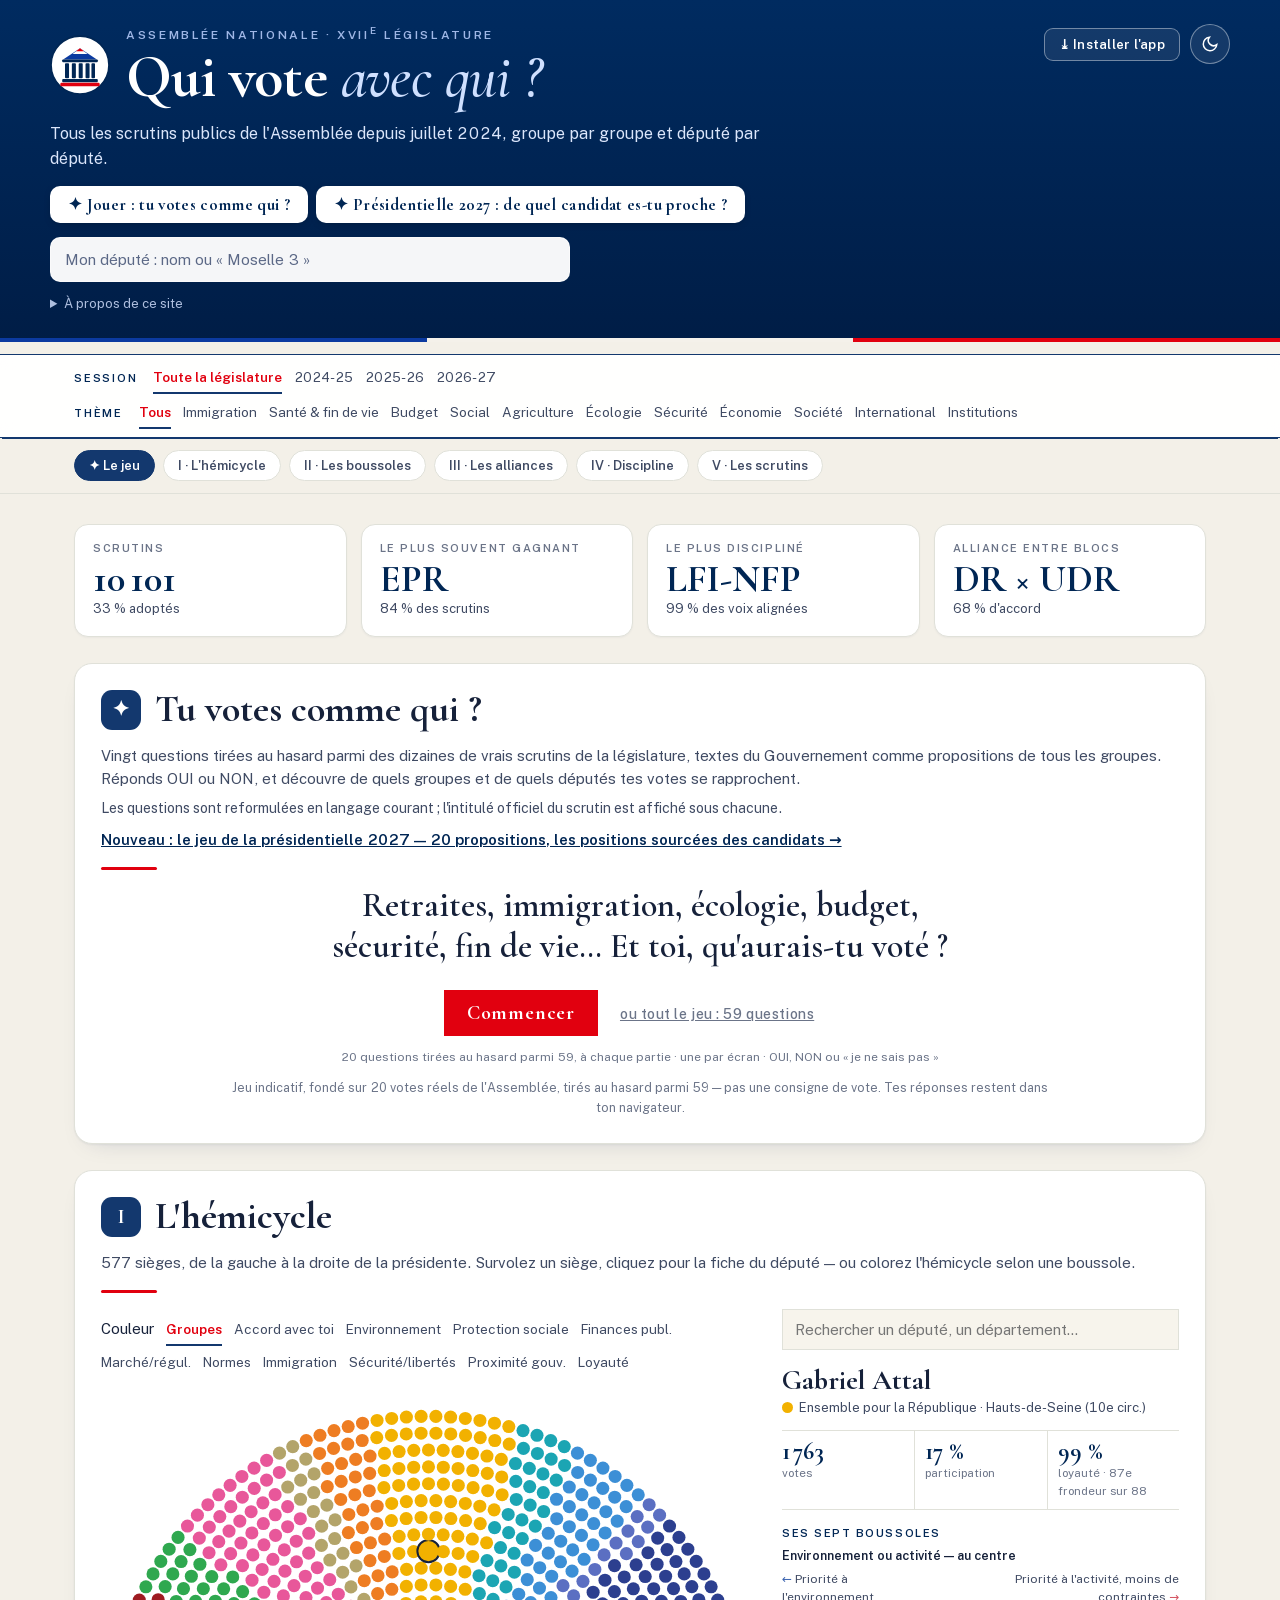
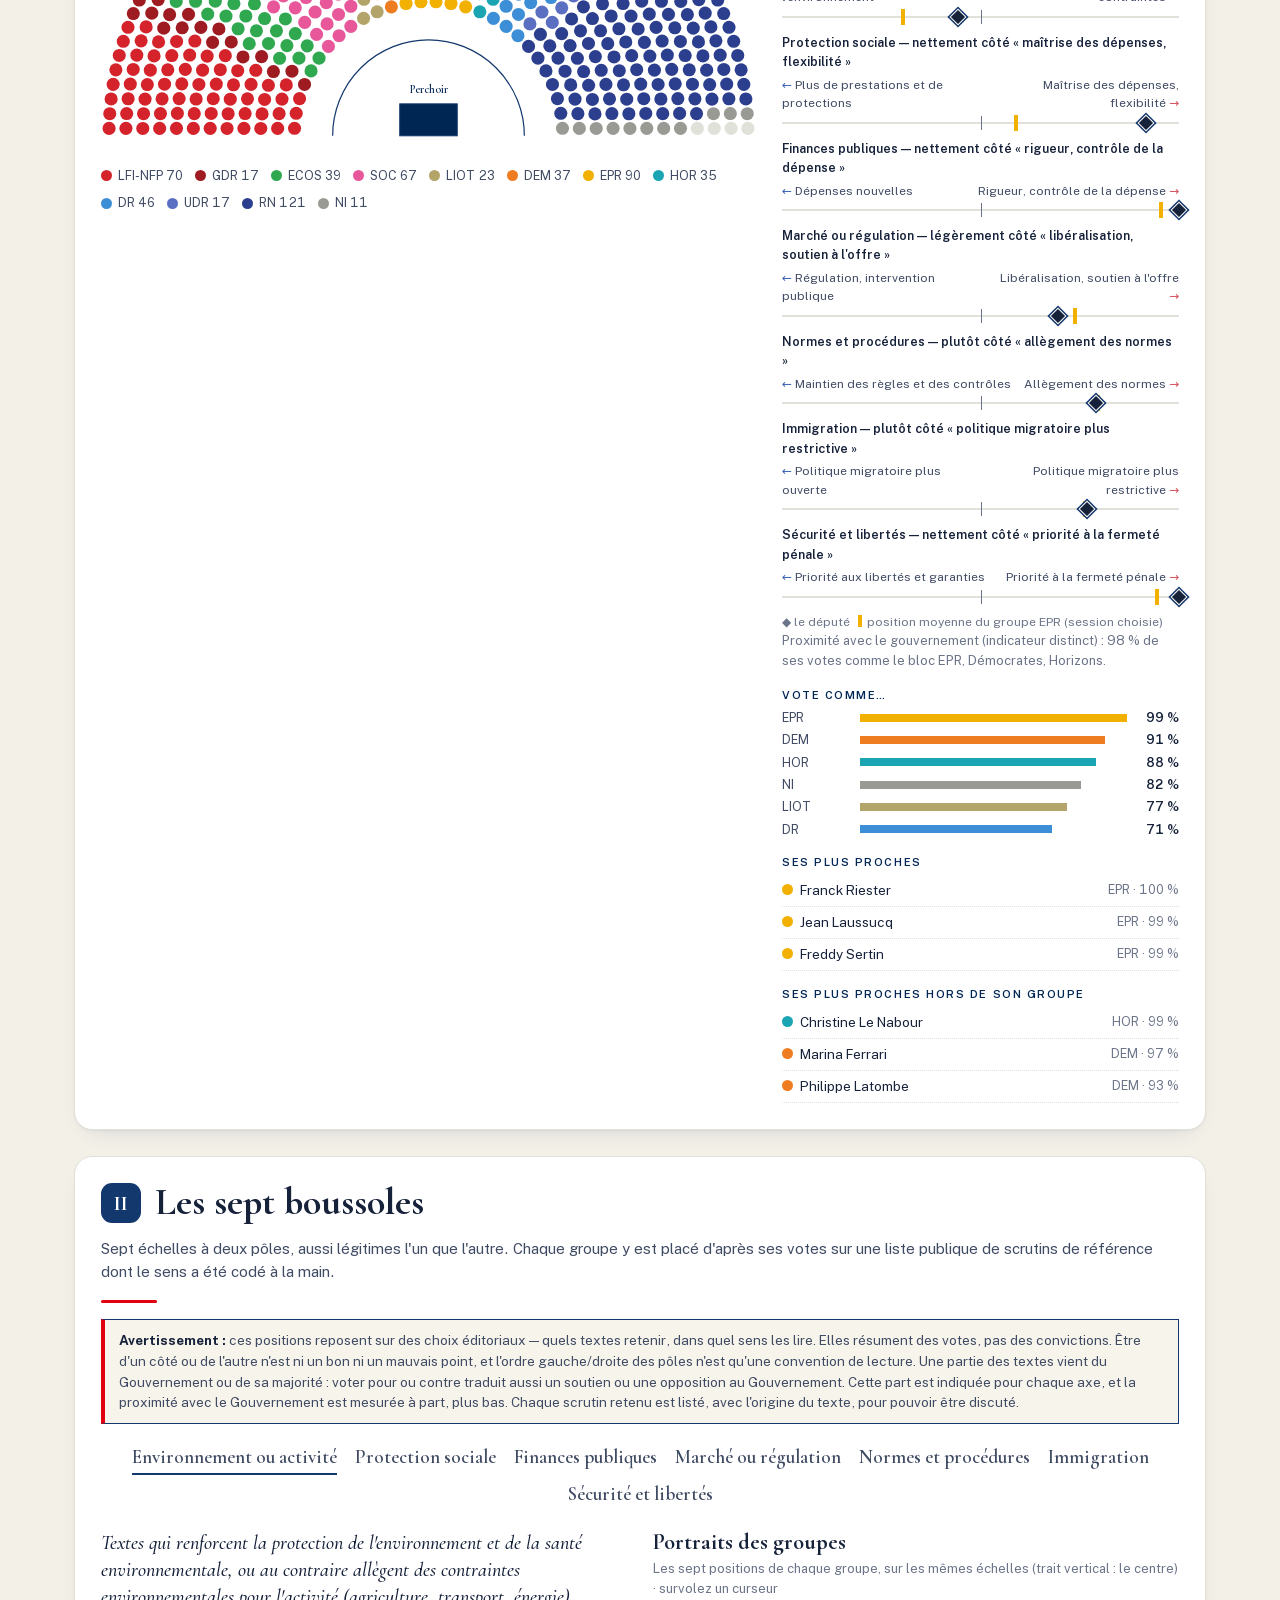
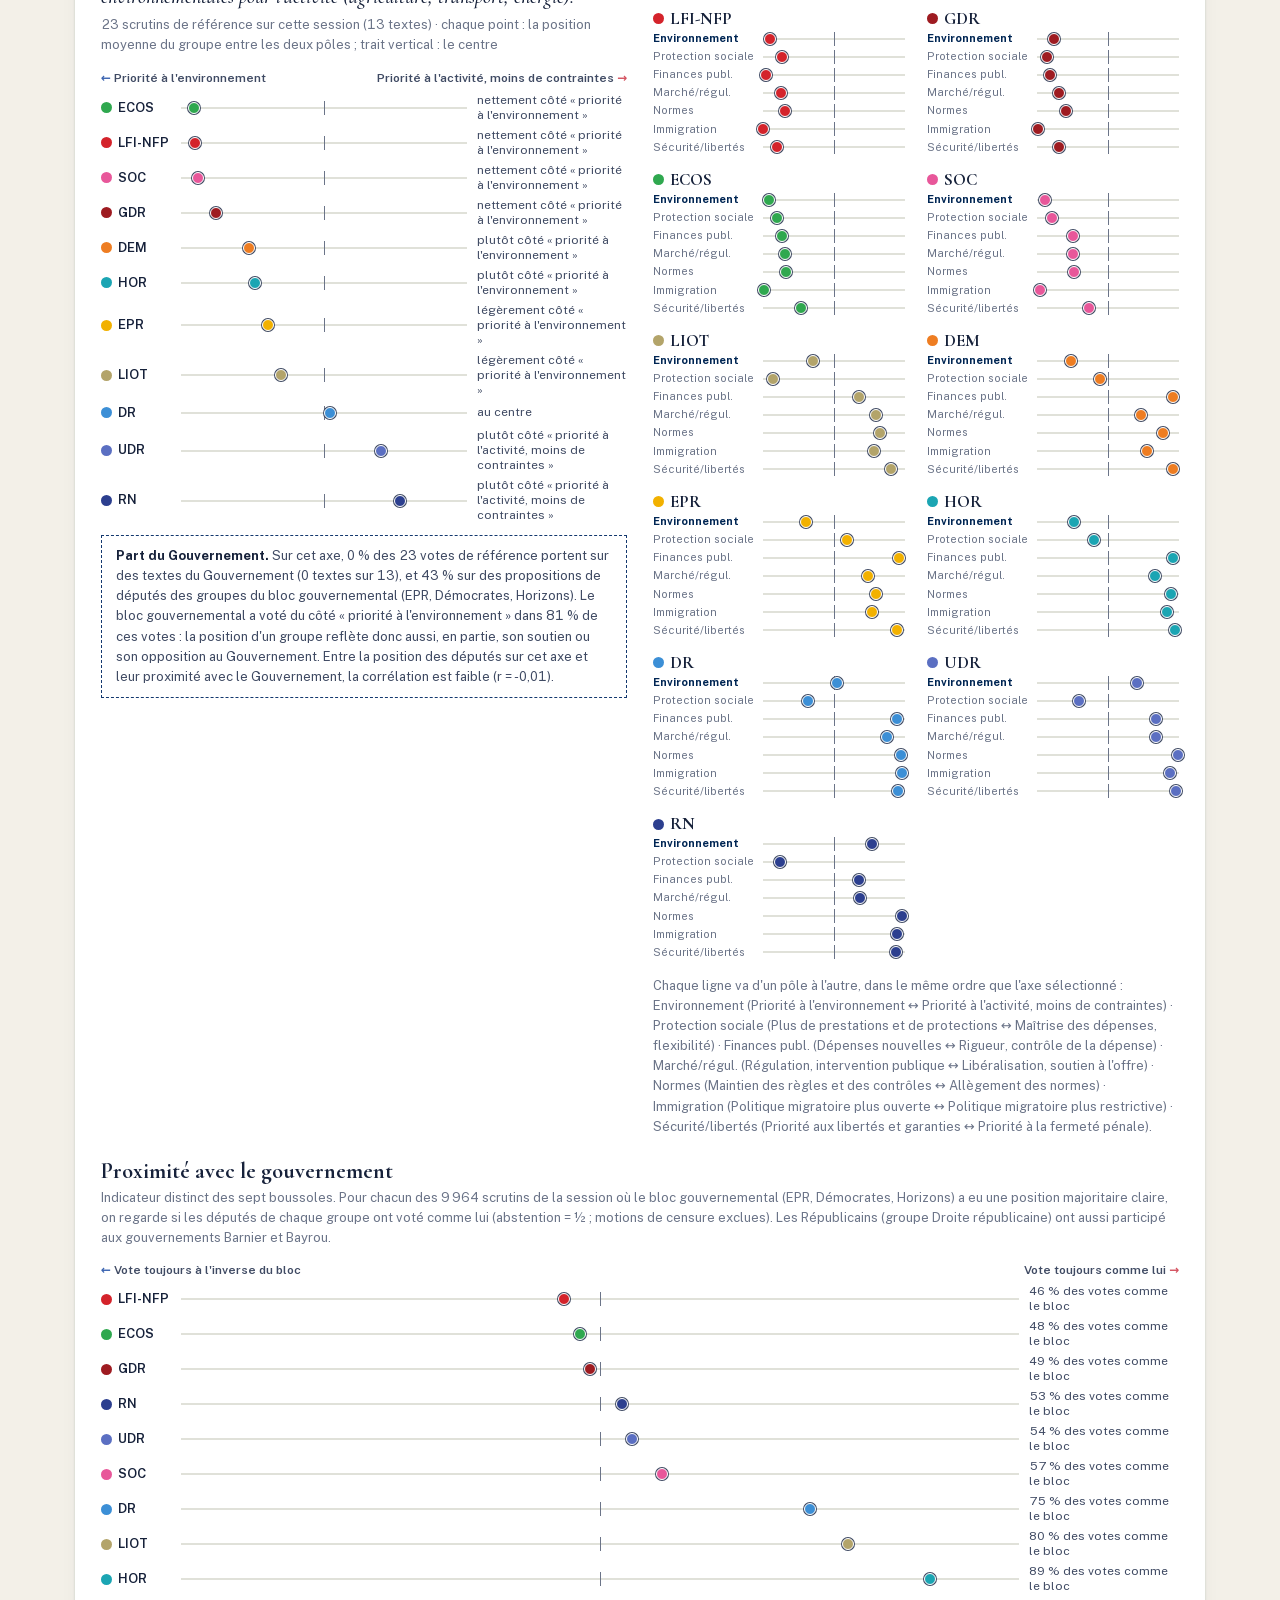
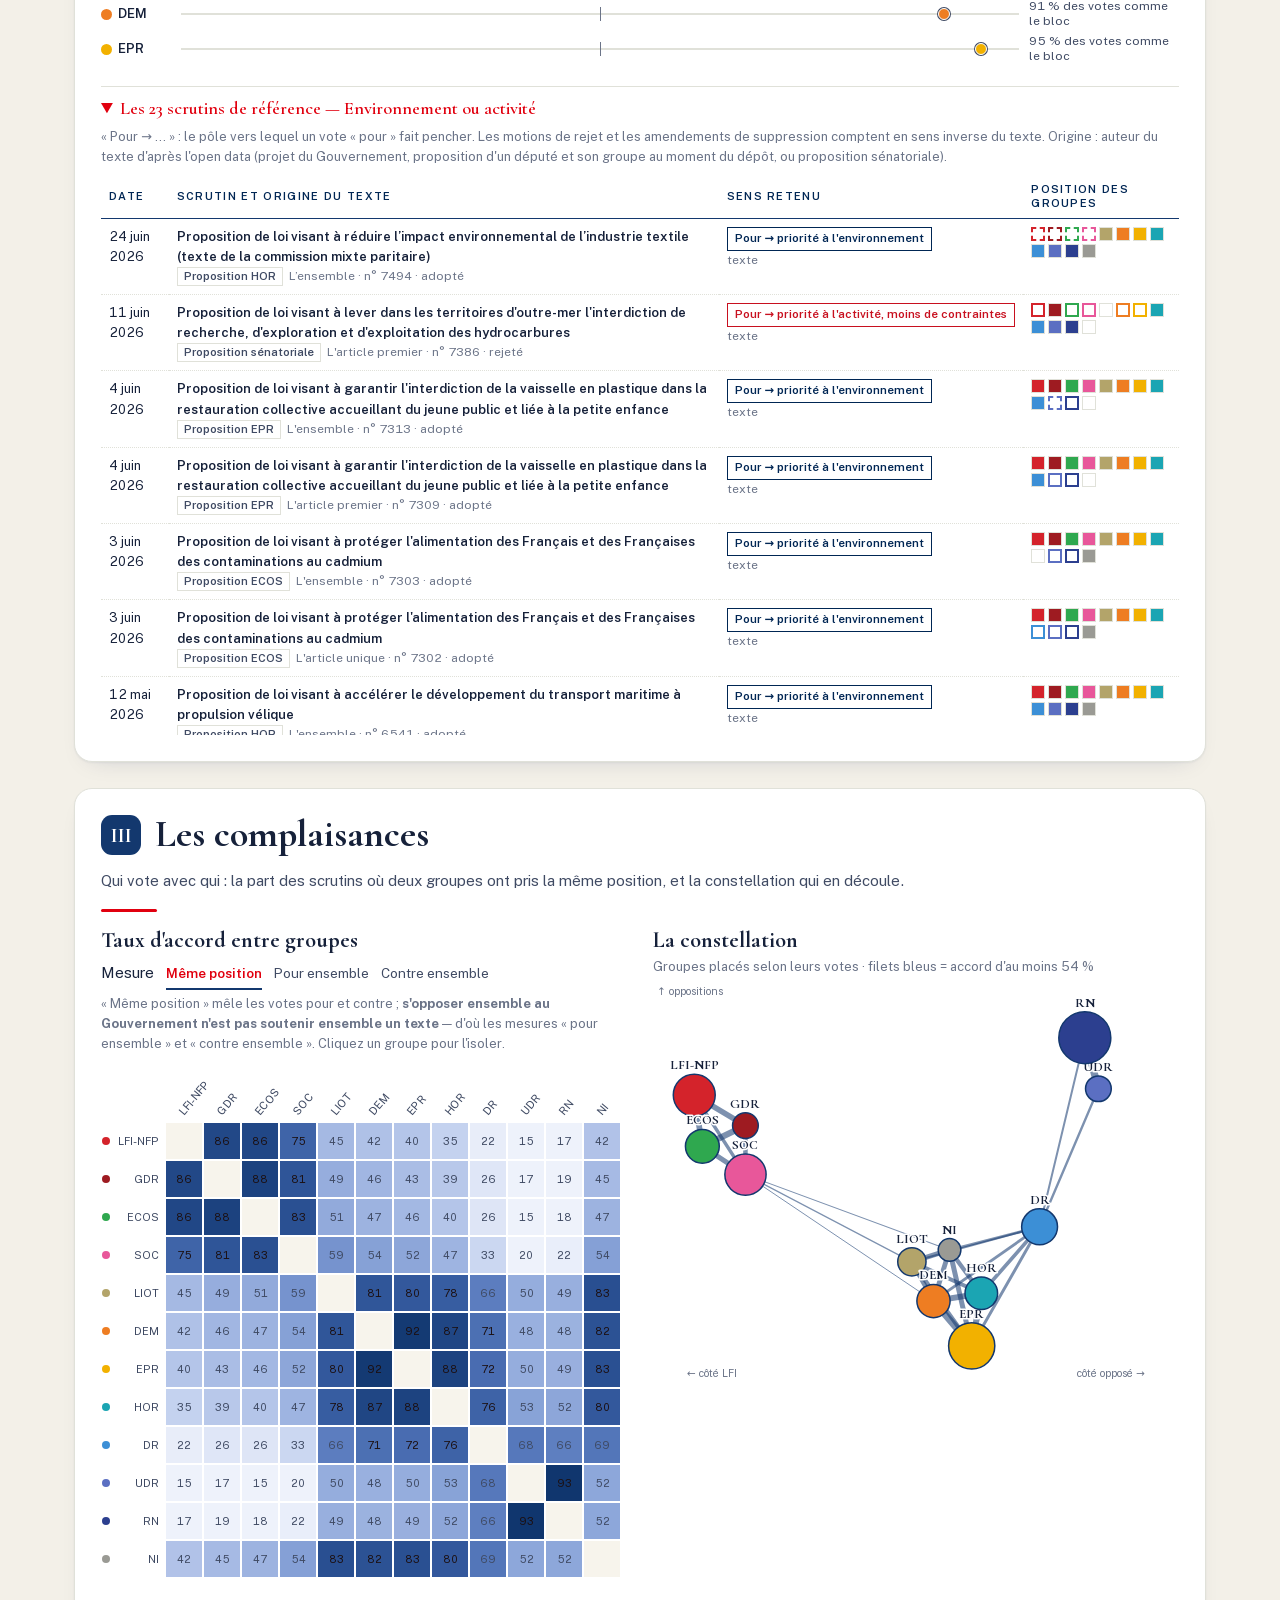
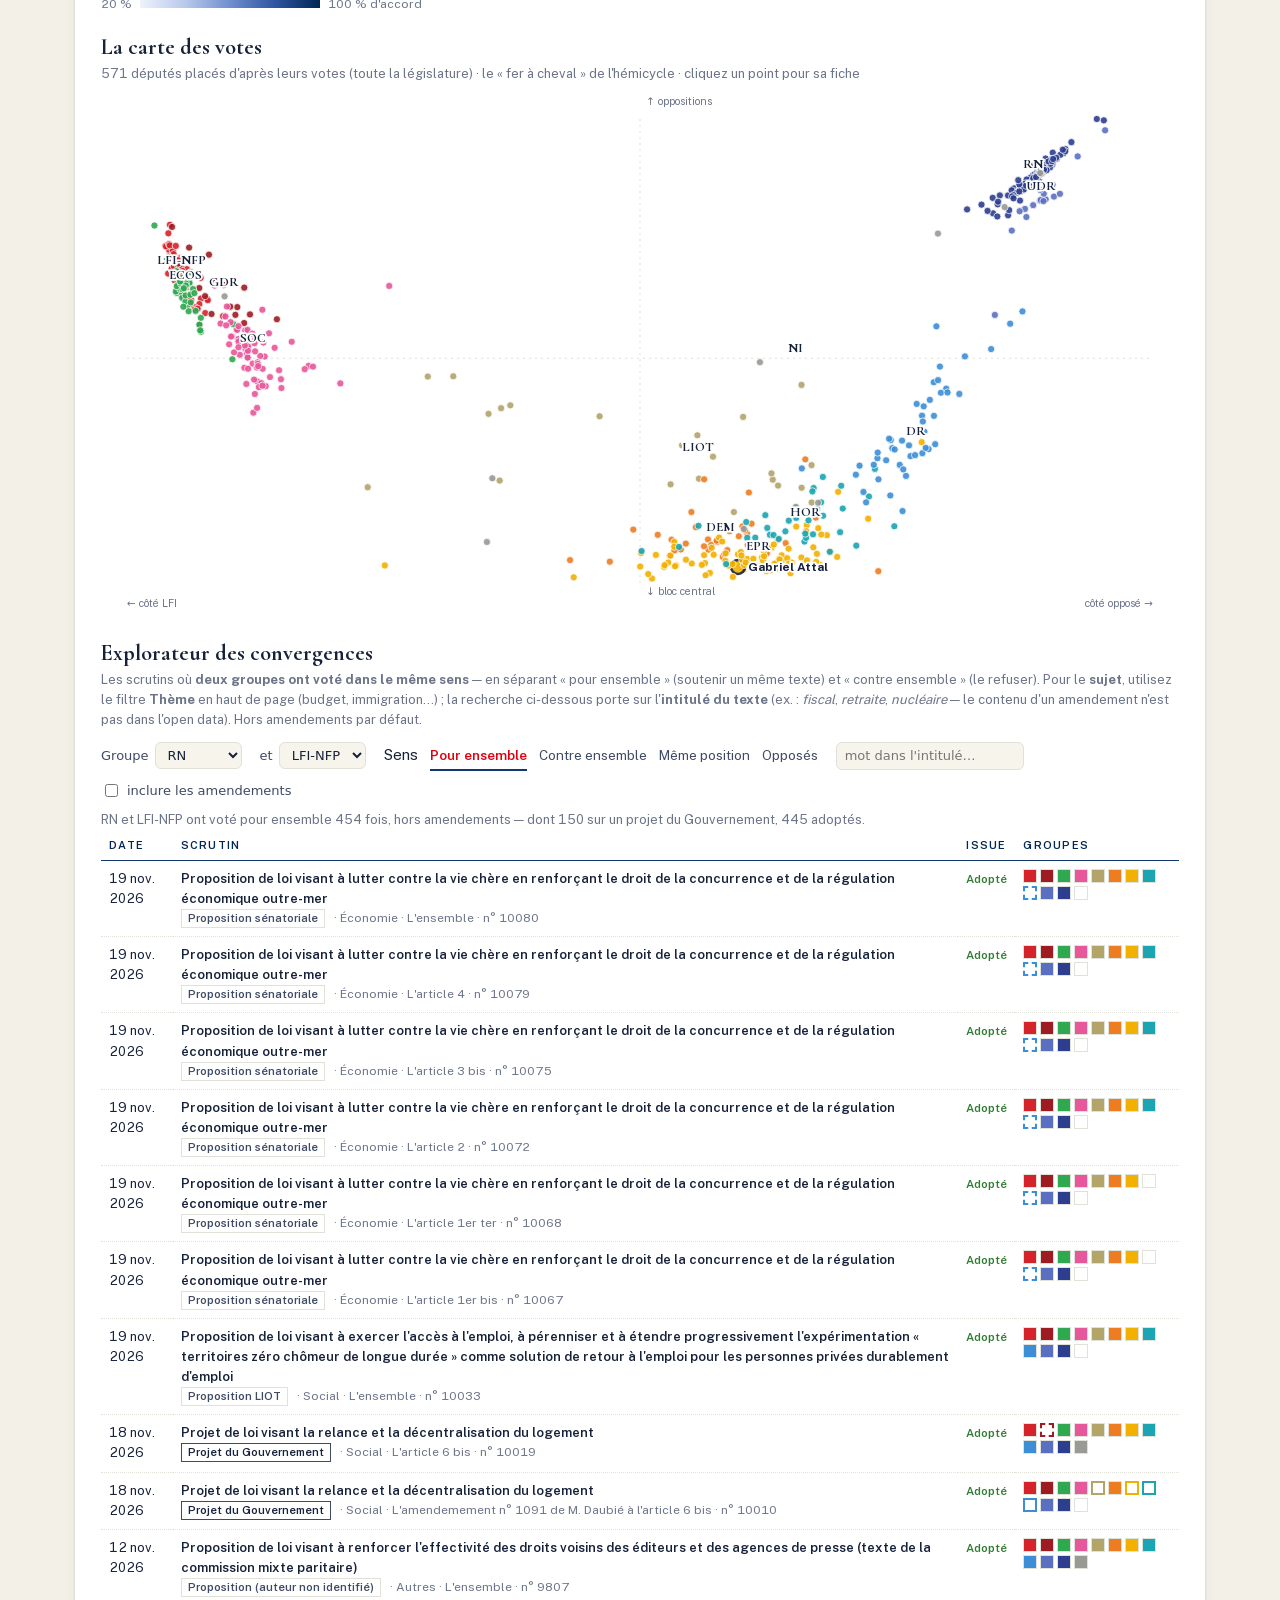
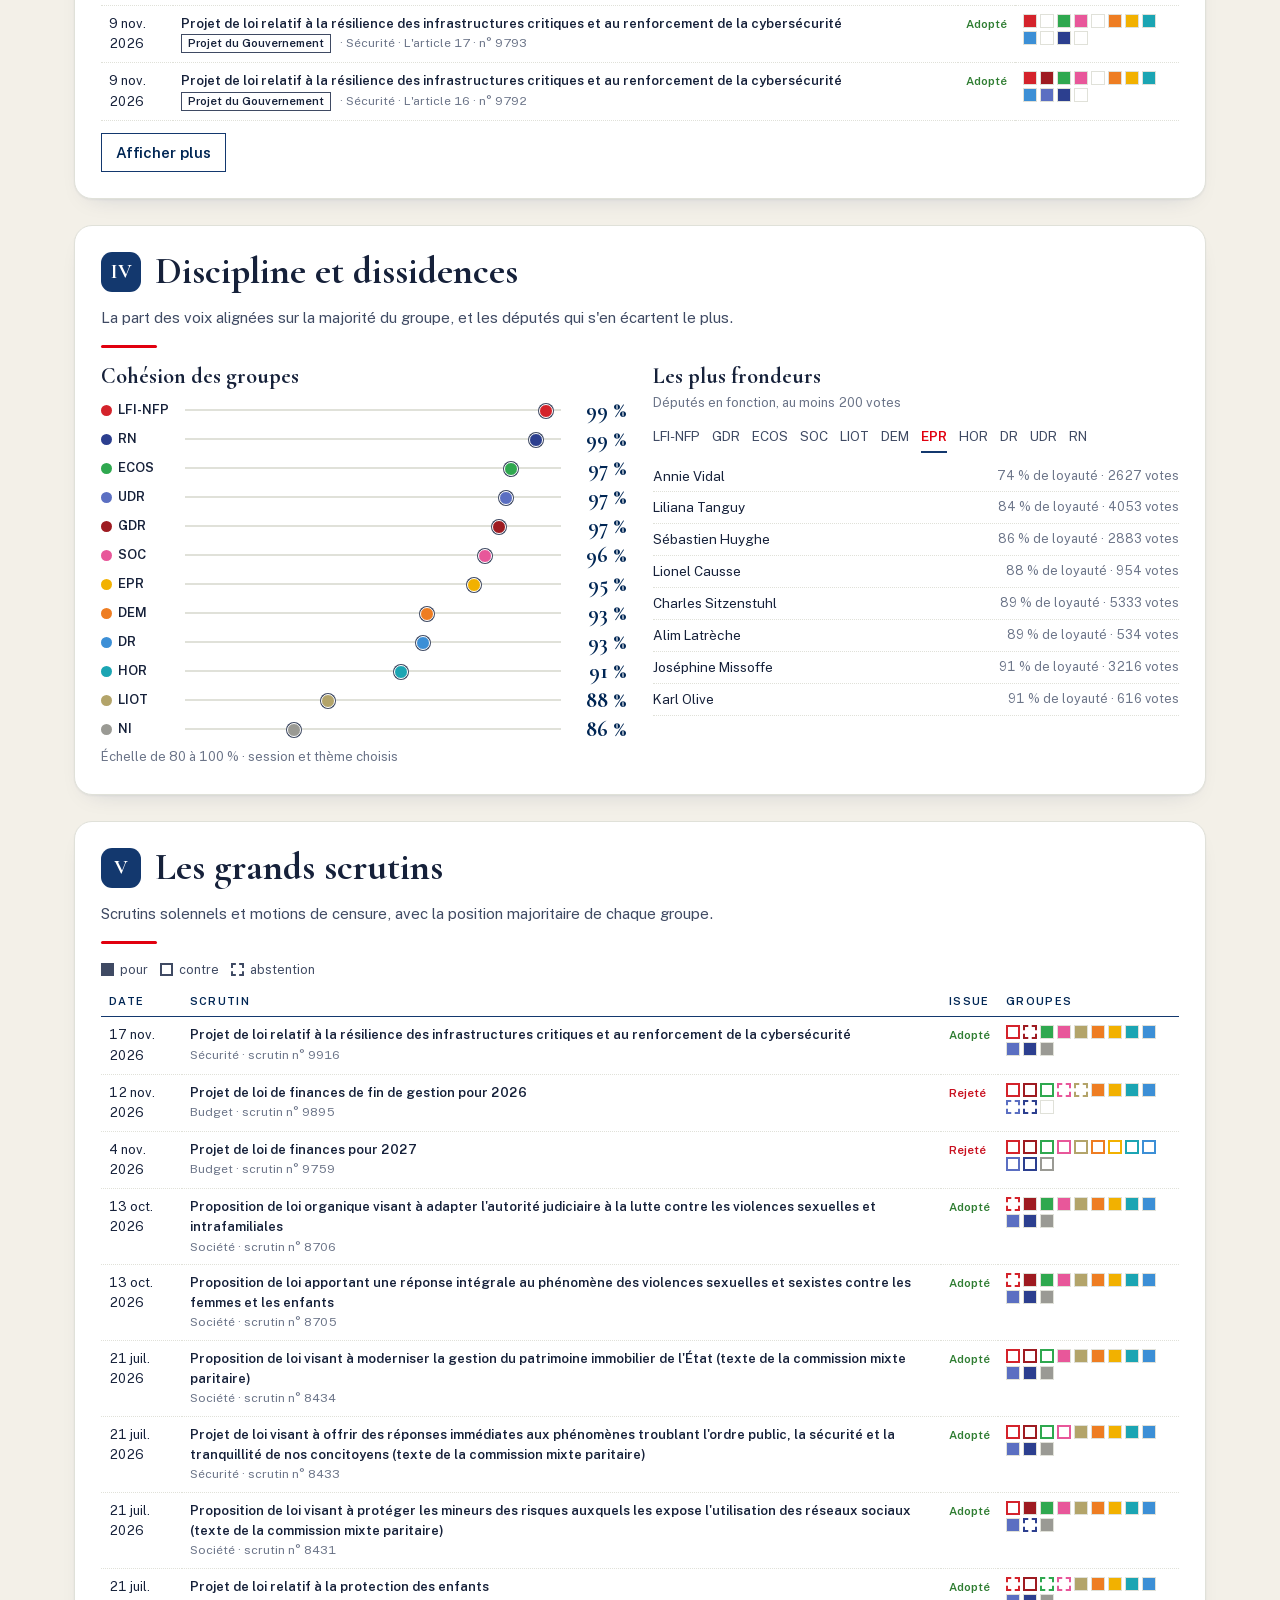
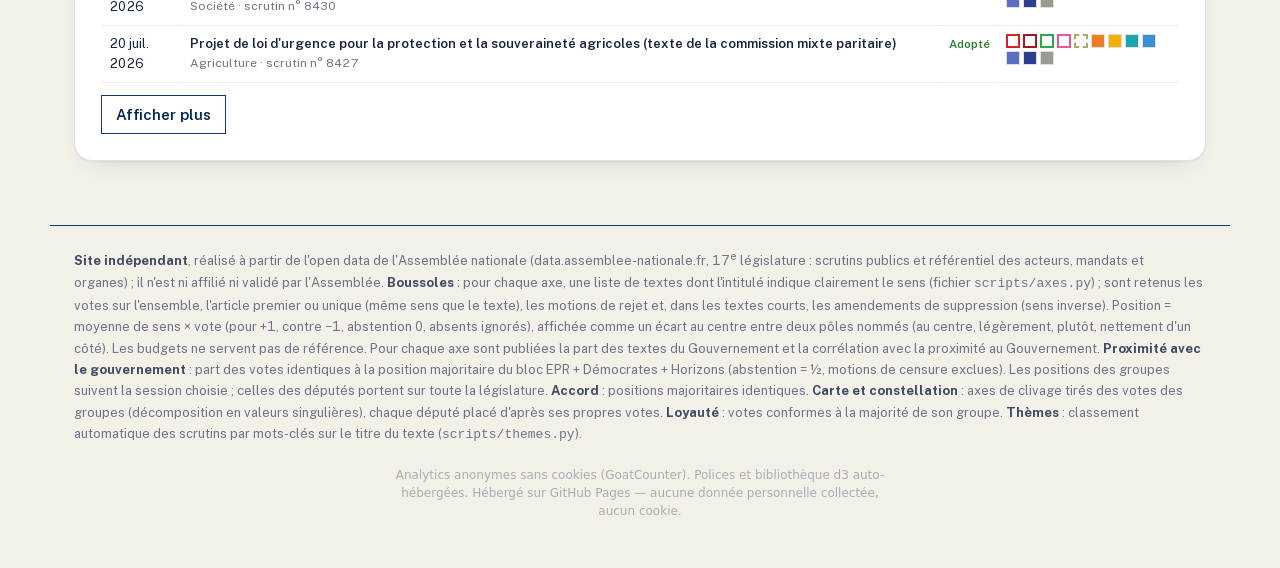
<file: site/index.html>
<!doctype html>
<html lang="fr">
<head>
<meta charset="utf-8">
<meta name="viewport" content="width=device-width, initial-scale=1">
<title>Qui vote avec qui</title>
<link rel="icon" href="favicon.svg" type="image/svg+xml">
<meta name="theme-color" content="#002654">
<link rel="manifest" href="manifest.webmanifest">
<link rel="apple-touch-icon" href="apple-touch-icon.png">
<meta name="apple-mobile-web-app-capable" content="yes">
<meta name="apple-mobile-web-app-title" content="Qui vote">
<meta name="apple-mobile-web-app-status-bar-style" content="black-translucent">
<script>/* PWA : capter l'invite d'installation au plus tôt (sinon ratée) */
window.addEventListener("beforeinstallprompt",function(e){e.preventDefault();window.__bip=e;var b=document.getElementById("installBtn");if(b)b.hidden=false;});
window.addEventListener("appinstalled",function(){window.__bip=null;var b=document.getElementById("installBtn");if(b)b.hidden=true;});</script>
<script src="vendor/d3.min.js"></script>
<script src="data.js?v=d94666f0d7"></script>
<style>
/* Inspiré de l'hémicycle du Palais Bourbon : velours rouge, acajou, dorures, marbre. Site non officiel. */
:root {
  color-scheme: light;
  --bg: #f3f0e8; --paper: #ffffff; --paper-2: #f7f4ec; --ink: #16213a; --ink-2: #3f4a63; --muted: #6b7488;
  --rule: #e0e1d9; --gold: #13386e; --gold-ink: #002654; --velvet: #e1000f; --velvet-2: #c8101f; --velvet-deep: #002654; --velvet-ink: #ffffff;
  --wood: #002654; --blue: #1f3a6b;
  --seq-0: #eef2fb; --seq-1: #b9c9ec; --seq-2: #6f8fce; --seq-3: #2f56a0; --seq-4: #002654;
  --pole-l: #3a63b0; --pole-r: #d4515f; --pole-0: #ece9e0;
  --vein: transparent;
}
@media (prefers-color-scheme: dark) {
  :root:not([data-theme="light"]) {
    color-scheme: dark;
    --bg: #0e1526; --paper: #141d33; --paper-2: #1a2440; --ink: #eaf0fb; --ink-2: #c2cde3; --muted: #8e9bba;
    --rule: #2a3550; --gold: #6f93d6; --gold-ink: #9fbaf0; --velvet: #ff5a68; --velvet-2: #ff7480; --velvet-deep: #0a1a3a; --velvet-ink: #ffffff;
    --wood: #0a1430; --blue: #9fb9e8;
    --seq-0: #162138; --seq-1: #243a66; --seq-2: #3a5fa0; --seq-3: #5b84cf; --seq-4: #9fc0ff;
    --pole-l: #7fa0e0; --pole-r: #ff8a94; --pole-0: #28324c;
    --vein: transparent;
  }
}
:root[data-theme="dark"] {
  color-scheme: dark;
  --bg: #0e1526; --paper: #141d33; --paper-2: #1a2440; --ink: #eaf0fb; --ink-2: #c2cde3; --muted: #8e9bba;
  --rule: #2a3550; --gold: #6f93d6; --gold-ink: #9fbaf0; --velvet: #ff5a68; --velvet-2: #ff7480; --velvet-deep: #0a1a3a; --velvet-ink: #ffffff;
  --wood: #0a1430; --blue: #9fb9e8;
  --seq-0: #162138; --seq-1: #243a66; --seq-2: #3a5fa0; --seq-3: #5b84cf; --seq-4: #9fc0ff;
  --pole-l: #7fa0e0; --pole-r: #ff8a94; --pole-0: #28324c;
  --vein: transparent;
}
* { box-sizing: border-box; }
html { -webkit-text-size-adjust: 100%; }
body {
  margin: 0; color: var(--ink); font: 15px/1.55 "Public Sans", system-ui, sans-serif; font-variant-numeric: tabular-nums;
  background-color: var(--bg);
  /* marbre : quelques veines très légères */
  background-image: radial-gradient(120% 60% at 10% 0%, var(--vein), transparent 60%), radial-gradient(90% 50% at 90% 30%, var(--vein), transparent 55%),
    linear-gradient(115deg, transparent 40%, var(--vein) 41%, transparent 43%), linear-gradient(160deg, transparent 70%, var(--vein) 71%, transparent 72%);
  background-attachment: fixed;
}
.serif { font-family: "Cormorant Garamond", Georgia, serif; }
button { font: inherit; color: inherit; }

/* ---- Tenture d'en-tête ---- */
.drape {
  position: relative; color: #fff; padding: 24px 24px 28px;
  background: linear-gradient(180deg, #002b60, #001d46);
}
.drape::after { /* bande tricolore */
  content: ""; position: absolute; left: 0; right: 0; bottom: 0; height: 4px;
  background: linear-gradient(90deg, #0b3aa0 0 33.33%, #f4f1ea 33.33% 66.66%, #e1000f 66.66%);
}
.drape-in { max-width: 1180px; margin: 0 auto; display: flex; justify-content: space-between; gap: 20px; align-items: flex-start; }
.brand { display: flex; gap: 16px; align-items: center; min-width: 0; }
.logo { width: 60px; height: 60px; flex: none; }
.eyebrow { font: 600 12px/1.3 "Public Sans", sans-serif; letter-spacing: .22em; text-transform: uppercase; color: #9fb7e6; }
.drape h1 { font-family: "Cormorant Garamond", Georgia, serif; font-weight: 700; font-size: clamp(32px, 5.4vw, 60px); line-height: .98; margin: 4px 0 0; letter-spacing: -.01em; }
.drape h1 em { font-style: italic; font-weight: 500; color: #cfe0ff; }
.drape .lede { max-width: 760px; margin: 16px 0 0; font-size: 16px; color: #dbe6fb; }
.drape .meta { margin-top: 12px; font-size: 13px; color: #aebfdf; }
.drape .meta a { color: #cfe0ff; }
.drape .indep { display: inline-block; margin-top: 10px; font-size: 12px; letter-spacing: .04em; border: 1px solid rgba(255,255,255,.4); color: #dbe6fb; padding: 3px 11px; border-radius: 999px; }
.tricolore { display: none; }
.theme-btn { background: rgba(255,255,255,.08); border: 1px solid rgba(255,255,255,.4); color: #fff; width: 40px; height: 40px; border-radius: 50%; cursor: pointer; display: grid; place-items: center; flex: none; }
.theme-btn:hover { background: rgba(255,255,255,.18); }

/* ---- Barre de filtres : filets dorés ---- */
.ledger { position: sticky; top: 0; z-index: 20; background: color-mix(in srgb, var(--paper) 94%, transparent); backdrop-filter: blur(8px);
  border-top: 1px solid var(--gold); border-bottom: 1px solid var(--gold); box-shadow: 0 3px 0 -2px var(--gold); margin-top: 12px; }
.ledger-in { max-width: 1180px; margin: 0 auto; padding: 8px 24px; display: flex; flex-wrap: wrap; gap: 4px 22px; align-items: baseline; }
.ledger .lab { font: 600 11px/1 "Public Sans"; letter-spacing: .16em; text-transform: uppercase; color: var(--gold-ink); margin-right: 4px; }
.tabs { display: flex; flex-wrap: wrap; gap: 2px 12px; align-items: baseline; }
.tab { background: none; border: none; padding: 4px 0; cursor: pointer; font-size: 13.5px; color: var(--ink-2); border-bottom: 2px solid transparent; }
.tab:hover { color: var(--velvet); }
.tab[aria-pressed="true"] { color: var(--velvet); border-bottom-color: var(--gold); font-weight: 600; }
:root[data-theme="dark"] .tab[aria-pressed="true"], :root[data-theme="dark"] .tab:hover { color: var(--gold-ink); }
@media (prefers-color-scheme: dark) { :root:not([data-theme="light"]) .tab[aria-pressed="true"], :root:not([data-theme="light"]) .tab:hover { color: var(--gold-ink); } }

/* ---- Chapitres ---- */
main { max-width: 1180px; margin: 0 auto; padding: 8px 24px 64px; }
.chapter { margin-top: 26px; background: var(--paper); border: 1px solid var(--rule); border-radius: 18px; box-shadow: 0 1px 2px rgba(0,30,80,.05), 0 10px 26px -16px rgba(0,30,80,.22); padding: 26px; scroll-margin-top: 70px; }
.ch-head { display: grid; grid-template-columns: auto 1fr; gap: 2px 14px; align-items: center; margin: 0 0 16px; max-width: none; text-align: left; }
.ornament { display: flex; align-items: center; justify-content: flex-start; margin: 0; grid-row: 1; grid-column: 1; color: var(--gold); }
.ornament::before, .ornament::after { display: none; }
.ornament span { display: grid; place-items: center; width: 40px; height: 40px; border-radius: 11px; background: var(--gold); color: #fff; font: 700 21px/1 "Cormorant Garamond", serif; letter-spacing: 0; }
.ch-head h2 { grid-row: 1; grid-column: 2; font: 700 clamp(26px, 3.4vw, 38px)/1.05 "Cormorant Garamond", Georgia, serif; margin: 0; }
.ch-head p { grid-column: 1 / -1; margin: 12px 0 0; color: var(--ink-2); }
.ch-head::after { content: ""; grid-column: 1 / -1; height: 3px; width: 56px; background: var(--velvet); border-radius: 2px; margin-top: 14px; }
.panel { background: transparent; border: none; box-shadow: none; padding: 0; min-width: 0; }
.panel h3 { font: 700 22px/1.15 "Cormorant Garamond", Georgia, serif; margin: 0 0 4px; }
.note { color: var(--muted); font-size: 13px; margin: 0; }
.cols { display: grid; grid-template-columns: minmax(0, 1fr) minmax(0, 1fr); gap: 26px; }
.cols-hemi { display: grid; grid-template-columns: minmax(0, 1.65fr) minmax(0, 1fr); gap: 26px; align-items: start; }
.scroll-x { overflow-x: auto; }

/* ---- Chiffres clés (cartes) ---- */
.figures { display: grid; grid-template-columns: repeat(4, minmax(0, 1fr)); gap: 14px; border: none; margin-top: 22px; }
.fig { padding: 16px 18px; border: 1px solid var(--rule); border-radius: 14px; background: var(--paper); box-shadow: 0 1px 2px rgba(0,30,80,.04); min-width: 0; }
.fig .k { font: 600 11px/1.3 "Public Sans"; letter-spacing: .14em; text-transform: uppercase; color: var(--muted); }
.fig .v { font: 700 38px/1.05 "Cormorant Garamond", serif; color: var(--gold-ink); margin-top: 4px; }
.fig .d { font-size: 13px; color: var(--ink-2); }

/* ---- Hémicycle ---- */
.modes { display: flex; flex-wrap: wrap; gap: 2px 12px; margin: 6px 0 4px; align-items: baseline; }
.seat { cursor: pointer; }
.legend { display: flex; flex-wrap: wrap; gap: 4px 12px; margin-top: 8px; font-size: 12.5px; color: var(--ink-2); }
.legend button { background: none; border: none; padding: 2px 0; cursor: pointer; display: inline-flex; align-items: center; gap: 6px; color: var(--ink-2); font-size: 12.5px; }
.legend button.dim { opacity: .35; }
.sw { width: 11px; height: 11px; display: inline-block; flex: none; border-radius: 50%; }
.gradbar { height: 8px; width: 180px; }
.scale { display: flex; align-items: center; gap: 8px; font-size: 12px; color: var(--muted); flex-wrap: wrap; margin-top: 8px; }

/* ---- Fiche ---- */
.search { position: relative; }
.search input { width: 100%; font: inherit; color: var(--ink); background: var(--paper-2); border: 1px solid var(--rule); padding: 8px 12px; }
.search input:focus { outline: 2px solid var(--gold); outline-offset: 1px; }
.sugg { position: absolute; left: 0; right: 0; top: calc(100% + 2px); background: var(--paper); border: 1px solid var(--gold); max-height: 260px; overflow: auto; z-index: 30; display: none; }
.sugg button { display: flex; width: 100%; justify-content: space-between; gap: 10px; padding: 8px 12px; background: none; border: none; text-align: left; cursor: pointer; font-size: 13.5px; }
.sugg button:hover, .sugg button:focus { background: var(--paper-2); outline: none; }
.sugg .m { color: var(--muted); font-size: 12px; white-space: nowrap; }
.sugg > div.m { padding: 8px 12px; }
#fiche { scroll-margin-top: 16px; }
.dep-name { font: 700 28px/1.05 "Cormorant Garamond", serif; margin: 16px 0 2px; }
.dep-meta { font-size: 13px; color: var(--ink-2); display: flex; gap: 6px; align-items: center; flex-wrap: wrap; }
.stats3 { display: grid; grid-template-columns: repeat(3, 1fr); border-top: 1px solid var(--rule); border-bottom: 1px solid var(--rule); margin: 12px 0; }
.stats3 > div { padding: 8px 10px; border-left: 1px solid var(--rule); }
.stats3 > div:first-child { border-left: none; padding-left: 0; }
.stats3 .v { font: 700 24px/1.1 "Cormorant Garamond", serif; color: var(--gold-ink); }
.stats3 .k { font-size: 11.5px; color: var(--muted); }
.sm-h { font: 600 11px/1.3 "Public Sans"; letter-spacing: .14em; text-transform: uppercase; color: var(--gold-ink); margin: 16px 0 6px; }
.plist { list-style: none; margin: 0; padding: 0; }
.plist li { display: flex; justify-content: space-between; gap: 8px; padding: 5px 0; border-bottom: 1px dotted var(--rule); font-size: 13.5px; cursor: pointer; }
.plist li:hover { color: var(--velvet); }
.plist .m { color: var(--muted); white-space: nowrap; font-size: 12.5px; }
.row { display: grid; grid-template-columns: 70px 1fr 42px; gap: 8px; align-items: center; font-size: 12.5px; margin: 3px 0; }
.row .n { color: var(--ink-2); white-space: nowrap; overflow: hidden; text-overflow: ellipsis; }
.row .b { height: 8px; }
.row .val { text-align: right; font-weight: 600; }

/* ---- Boussoles ---- */
.axis-tabs { display: flex; flex-wrap: wrap; justify-content: center; gap: 4px 18px; margin-bottom: 18px; }
.axis-tabs .tab { font: 600 19px/1.2 "Cormorant Garamond", serif; color: var(--ink-2); }
.warning { border: 1px solid var(--gold); border-left: 4px solid var(--velvet); background: var(--paper-2); padding: 10px 14px; font-size: 13.5px; color: var(--ink-2); margin: 0 0 18px; }
.warning b { color: var(--ink); }
.def { font: italic 500 20px/1.35 "Cormorant Garamond", serif; color: var(--ink); margin: 0 0 4px; }
.gauge { display: grid; grid-template-columns: 74px 1fr 56px; gap: 10px; align-items: center; margin: 7px 0; font-size: 13px; cursor: default; }
.gauge .n { font-weight: 600; display: flex; align-items: center; gap: 6px; }
.gauge .track { position: relative; height: 14px; background: linear-gradient(var(--rule), var(--rule)) center / 100% 2px no-repeat; }
.gauge .fill { position: absolute; left: 0; top: 0; bottom: 0; background: none !important; }
.gauge .fill::after { content: ""; position: absolute; right: -7px; top: 50%; width: 12px; height: 12px; margin-top: -6px; border-radius: 50%; background: currentColor; border: 1.5px solid var(--paper); box-shadow: 0 0 0 1px var(--ink-2); }
.gauge .v { font: 700 22px/1 "Cormorant Garamond", serif; color: var(--gold-ink); text-align: right; }
.gauge .v small { font: 400 10.5px "Public Sans"; color: var(--muted); display: block; }
.poles { display: flex; justify-content: space-between; gap: 12px; font-size: 12px; font-weight: 600; color: var(--ink-2); margin: 4px 0 2px; }
.poles span:last-child { text-align: right; }
.poles .pl::before { content: "← "; color: var(--pole-l); } .poles .pr::after { content: " →"; color: var(--pole-r); }
.dp { display: grid; grid-template-columns: 70px minmax(0, 1fr) 150px; gap: 10px; align-items: center; margin: 5px 0; font-size: 13px; }
.dp .n { font-weight: 600; display: flex; align-items: center; gap: 6px; }
.dp .lab { font-size: 12px; color: var(--ink-2); line-height: 1.25; }
.slider { position: relative; height: 16px; }
.slider::before { content: ""; position: absolute; left: 0; right: 0; top: 7px; height: 2px; background: var(--rule); }
.slider::after { content: ""; position: absolute; left: 50%; top: 1px; width: 1px; height: 14px; background: var(--muted); }
.slider i { position: absolute; top: 2px; width: 12px; height: 12px; margin-left: -6px; border-radius: 50%; border: 1.5px solid var(--paper); box-shadow: 0 0 0 1px var(--ink-2); z-index: 1; }
.slider i.me { border-radius: 0; transform: rotate(45deg); background: var(--ink); box-shadow: 0 0 0 1.5px var(--gold); }
.slider i.grp { border-radius: 0; width: 4px; margin-left: -2px; height: 16px; top: 0; box-shadow: none; border: none; }
.portraits { display: grid; grid-template-columns: repeat(2, minmax(0, 1fr)); gap: 14px 22px; }
.portrait .t { font: 700 17px/1.1 "Cormorant Garamond", serif; display: flex; align-items: center; gap: 6px; margin-bottom: 2px; }
.portrait .mini { display: grid; grid-template-columns: 104px minmax(0, 1fr); gap: 6px; align-items: center; font-size: 11px; color: var(--muted); margin: 1px 0; }
.govbox { margin-top: 12px; padding: 10px 14px; border: 1px dashed var(--gold); font-size: 13px; color: var(--ink-2); }
.govbox b { color: var(--ink); }
.orig { display: inline-block; font-size: 11px; font-weight: 600; padding: 0 6px; border: 1px solid var(--rule); color: var(--ink-2); margin-right: 6px; white-space: nowrap; }
.orig.g { border-color: var(--ink-2); }
details.refs { margin-top: 18px; border-top: 1px solid var(--rule); padding-top: 10px; }
details.refs summary { cursor: pointer; font: 600 18px "Cormorant Garamond", serif; color: var(--velvet); }
:root[data-theme="dark"] details.refs summary { color: var(--gold-ink); }
@media (prefers-color-scheme: dark) { :root:not([data-theme="light"]) details.refs summary { color: var(--gold-ink); } }
table { width: 100%; border-collapse: collapse; font-size: 13px; }
th { text-align: left; font: 600 11px/1.2 "Public Sans"; letter-spacing: .12em; text-transform: uppercase; color: var(--gold-ink); padding: 8px; border-bottom: 1px solid var(--gold); }
td { padding: 8px; border-bottom: 1px dotted var(--rule); vertical-align: top; }
td .sub { color: var(--muted); font-size: 12px; }
.sens { font-size: 11.5px; font-weight: 600; padding: 2px 7px; border: 1px solid currentColor; white-space: nowrap; display: inline-block; }
.sens.plus { color: var(--gold-ink); } .sens.minus { color: var(--velvet-2); }
.res { font-size: 11.5px; font-weight: 600; white-space: nowrap; }
.res.ok { color: #2f7d32; } .res.ko { color: var(--velvet-2); }
:root[data-theme="dark"] .res.ok { color: #7fcf83; }
@media (prefers-color-scheme: dark) { :root:not([data-theme="light"]) .res.ok { color: #7fcf83; } }
.gv { display: flex; gap: 3px; flex-wrap: wrap; min-width: 110px; }
.gv span { width: 14px; height: 14px; display: inline-block; }
.more { margin-top: 12px; background: none; border: 1px solid var(--gold); color: var(--gold-ink); padding: 7px 14px; cursor: pointer; font-weight: 600; }
.cell { cursor: pointer; }
.cell:hover rect { stroke: var(--ink); stroke-width: 1.5px; }
svg text { fill: var(--ink); }
.tip { position: fixed; pointer-events: none; z-index: 100; background: var(--paper); border: 1px solid var(--gold); box-shadow: 0 8px 24px rgba(0,0,0,.25);
  padding: 10px 12px; font-size: 12.5px; min-width: 150px; max-width: 300px; opacity: 0; transition: opacity .12s; }
.tip .t { font-weight: 600; color: var(--muted); font-size: 11.5px; letter-spacing: .06em; text-transform: uppercase; margin-bottom: 2px; }
.tip .big { font: 700 22px/1.1 "Cormorant Garamond", serif; color: var(--ink); }
.tip .r { display: flex; justify-content: space-between; gap: 10px; }
.tip .r b { color: var(--ink); }
/* ---- Le jeu ---- */
.play-btn { display: inline-flex; align-items: center; gap: 8px; margin-top: 14px; margin-right: 8px; background: #fff; color: #002654; border: none; border-radius: 10px; padding: 10px 18px; cursor: pointer;
  font: 700 17px/1 "Cormorant Garamond", serif; letter-spacing: .02em; box-shadow: 0 2px 10px -4px rgba(0,0,0,.4); }
.play-btn:hover { background: #eef2fb; }
.play-row { display: flex; flex-wrap: wrap; }
.hsearch { max-width: 520px; margin-top: 14px; }
.hsearch input { background: rgba(255,255,255,.96); color: #0e1526; border: 1px solid rgba(255,255,255,.5); border-radius: 10px; padding: 10px 14px; font-size: 15px; }
.hsearch input::placeholder { color: #5b6886; }
.hsearch .sugg { border-radius: 8px; color: var(--ink); }
.about { margin-top: 12px; max-width: 760px; color: #dbe6fb; font-size: 14px; }
.about summary { cursor: pointer; color: #aebfdf; font-size: 13px; }
.about p { margin: 8px 0 0; }
.game { max-width: 820px; margin: 0 auto; }
.game .honest { font-size: 12.5px; color: var(--muted); text-align: center; margin: 12px 0 0; }
.prog { height: 6px; background: var(--paper-2); border: 1px solid var(--rule); margin: 4px 0 14px; }
.prog > div { height: 100%; background: linear-gradient(90deg, var(--gold), var(--velvet)); transition: width .3s ease; }
.qmeta { display: flex; justify-content: space-between; gap: 10px; font-size: 12px; color: var(--muted); letter-spacing: .08em; text-transform: uppercase; }
.qcard { transition: opacity .22s ease, transform .22s ease; }
.qcard.out { opacity: 0; transform: translateX(-18px); }
.qcard.in { opacity: 0; transform: translateX(18px); }
.qtext { font: 600 clamp(24px, 3.4vw, 34px)/1.2 "Cormorant Garamond", serif; margin: 10px 0 22px; text-align: center; text-wrap: balance; }
.answers { display: flex; justify-content: center; gap: 12px; flex-wrap: wrap; }
.ans { min-width: 130px; padding: 12px 22px; font: 700 20px/1 "Cormorant Garamond", serif; cursor: pointer; border: 1px solid var(--gold); letter-spacing: .04em; }
.ans.yes { background: var(--velvet); color: var(--velvet-ink); border-color: var(--velvet); }
.ans.no { background: var(--paper); color: var(--ink); }
.ans.skip { background: none; border: none; min-width: 0; font: 500 14px "Public Sans"; color: var(--muted); text-decoration: underline; }
.ans.chosen { outline: 3px solid var(--gold); outline-offset: 2px; }
.qtools { display: flex; justify-content: space-between; align-items: center; margin-top: 18px; font-size: 13px; flex-wrap: wrap; gap: 8px; }
.link { background: none; border: none; color: var(--gold-ink); cursor: pointer; padding: 0; font-weight: 600; }
.link:disabled { opacity: .35; cursor: default; }
.kbd { color: var(--muted); font-size: 12px; }
.kbd b { border: 1px solid var(--rule); padding: 0 5px; font-weight: 600; color: var(--ink-2); }
.concr { max-width: 680px; margin: -12px auto 14px; text-align: center; font-size: 14.5px; color: var(--ink-2); line-height: 1.45; }
.concr b { color: var(--ink); }
.ouimeans { text-align: center; font-size: 12px; color: var(--muted); margin: 8px 0 0; }
.otitle { max-width: 680px; margin: 0 auto 20px; text-align: center; font-size: 13px; color: var(--ink-2); line-height: 1.5; }
.otitle q { font-style: italic; quotes: "« " " »"; }
.otitle .lab { display: block; margin-top: 3px; font-size: 11px; letter-spacing: .08em; text-transform: uppercase; color: var(--muted); }
.ctx h4 { margin: 12px 0 4px; font: 700 12px "Public Sans"; letter-spacing: .1em; text-transform: uppercase; color: var(--gold-ink); }
.ctx h4:first-child { margin-top: 2px; }
.ctx ul { margin: 0; padding-left: 18px; line-height: 1.5; }
.ctx li { margin: 2px 0; }
.ctx .args { display: grid; grid-template-columns: 1fr 1fr; gap: 6px 18px; }
.ctx .args b { display: block; font-size: 12px; color: var(--ink); margin-bottom: 2px; }
.ctx .src { font-size: 12px; color: var(--muted); margin-top: 10px; line-height: 1.6; }
.ctx a { color: var(--gold-ink); }
.ctx .after { margin-top: 12px; padding-top: 8px; border-top: 1px dashed var(--rule); }
.ctx .wait { margin-top: 10px; font-size: 12px; color: var(--muted); font-style: italic; }
.qdet summary { cursor: pointer; font-size: 12px; color: var(--gold-ink); font-weight: 600; margin-top: 4px; }
@media (max-width: 640px) { .ctx .args { grid-template-columns: minmax(0, 1fr); } }
.replay { text-align: center; margin-top: 18px; display: flex; flex-wrap: wrap; justify-content: center; gap: 10px; align-items: center; }
.replay .note { flex-basis: 100%; }
.ctx { margin-top: 12px; padding: 10px 14px; background: var(--paper-2); border-left: 3px solid var(--gold); font-size: 13px; color: var(--ink-2); }
.verdict { text-align: center; margin: 6px 0 18px; }
.verdict .k { font: 600 12px "Public Sans"; letter-spacing: .16em; text-transform: uppercase; color: var(--muted); }
.verdict .v { font: 700 clamp(34px, 6vw, 56px)/1.05 "Cormorant Garamond", serif; color: var(--velvet); }
.verdict .d { color: var(--ink-2); }
:root[data-theme="dark"] .verdict .v { color: var(--gold-ink); }
@media (prefers-color-scheme: dark) { :root:not([data-theme="light"]) .verdict .v { color: var(--gold-ink); } }
.yours { font-weight: 700; white-space: nowrap; }
footer { max-width: 1180px; margin: 0 auto; padding: 22px 24px 50px; border-top: 1px solid var(--gold); color: var(--muted); font-size: 13px; line-height: 1.65; }
footer b { color: var(--ink-2); }
@media (max-width: 900px) {
  .cols, .cols-hemi { grid-template-columns: minmax(0, 1fr); }
  .figures { grid-template-columns: repeat(2, minmax(0, 1fr)); }
  .fig:nth-child(3) { border-left: none; }
  .fig:nth-child(n+3) { border-top: 1px solid var(--rule); }
  .portraits { grid-template-columns: repeat(2, minmax(0, 1fr)); }
}
@media (max-width: 560px) {
  .drape { padding: 18px 16px 24px; }
  .drape-in { position: relative; display: block; }
  .drape-tools { position: absolute; top: 0; right: 0; }
  .brand { display: grid; grid-template-columns: 44px minmax(0, 1fr); gap: 4px 10px; align-items: center; }
  .brand > div { display: contents; }
  .logo { width: 44px; height: 44px; }
  .eyebrow { font-size: 10.5px; letter-spacing: .1em; padding-right: 150px; }
  .drape h1 { grid-column: 1 / -1; font-size: 38px; margin-top: 8px; }
  .drape .lede { margin-top: 10px; font-size: 15px; }
  .play-btn { margin-top: 10px; }
  main { padding: 4px 16px 48px; }
  .ledger { position: static; }
  .ledger-in { padding: 8px 16px; }
  .panel { padding: 16px; }
  .fig .v { font-size: 30px; }
  .portraits { grid-template-columns: minmax(0, 1fr); }
  .dp { grid-template-columns: 60px minmax(0, 1fr); } .dp .lab { grid-column: 2; margin-top: -4px; }
  .gauge { grid-template-columns: 62px 1fr 48px; }
}

/* ---- Bouton « Installer l'app » (tenture) ---- */
.drape-tools { display: flex; align-items: center; gap: 10px; flex: none; }
.install-btn { display: inline-flex; align-items: center; gap: 7px; background: rgba(255,255,255,.08); border: 1px solid rgba(255,255,255,.4); color: #fff; padding: 9px 14px; border-radius: 9px; cursor: pointer; font: 600 13px/1 "Public Sans", sans-serif; letter-spacing: .02em; white-space: nowrap; }
.install-btn:hover { background: rgba(255,255,255,.18); border-color: #fff; }
.install-btn .lbl-short { display: none; }
.install-tip { max-width: 1180px; margin: 0 auto; padding: 10px 24px 0; color: var(--ink-2); font-size: 12.5px; }

/* ---- Barre d'onglets (mobile uniquement) ---- */
.tabbar { display: none; }
:root[data-theme="dark"] .tabbar a.on { color: var(--gold-ink); }
@media (prefers-color-scheme: dark) { :root:not([data-theme="light"]) .tabbar a.on { color: var(--gold-ink); } }
@media (max-width: 640px) {
  .tabbar { display: flex; position: fixed; left: 0; right: 0; bottom: 0; z-index: 60;
    background: color-mix(in srgb, var(--paper) 97%, transparent); -webkit-backdrop-filter: blur(10px); backdrop-filter: blur(10px);
    border-top: 1px solid var(--gold); box-shadow: 0 -3px 0 -2px var(--gold);
    padding: 6px 2px; padding-bottom: max(6px, env(safe-area-inset-bottom, 0px)); }
  .tabbar a { flex: 1 1 0; display: flex; flex-direction: column; align-items: center; gap: 3px; text-decoration: none;
    color: var(--muted); font: 600 10px/1.1 "Public Sans", sans-serif; letter-spacing: .01em; padding: 3px 1px; min-width: 0; }
  .tabbar a svg { width: 21px; height: 21px; flex: none; }
  .tabbar a span { max-width: 100%; overflow: hidden; text-overflow: ellipsis; white-space: nowrap; }
  .tabbar a.on { color: var(--gold); }
  body { padding-bottom: 62px; }
  .install-btn { padding: 8px 12px; }
  .install-btn .lbl-long { display: none; }
  .install-btn .lbl-short { display: inline; }
  .toc { display: none; }
}

/* ---- Sommaire (chips) ---- */
.toc { background: var(--bg); border-bottom: 1px solid var(--rule); }
.toc-in { max-width: 1180px; margin: 0 auto; padding: 12px 24px; display: flex; gap: 8px; overflow-x: auto; }
.toc a { flex: none; text-decoration: none; color: var(--ink-2); font: 600 13px/1 "Public Sans", sans-serif; padding: 8px 14px; border-radius: 999px; border: 1px solid var(--rule); background: var(--paper); white-space: nowrap; }
.toc a:hover, .toc a.on { color: #fff; background: var(--gold); border-color: var(--gold); }
.sharecard { display: flex; flex-wrap: wrap; gap: 14px 20px; align-items: center; justify-content: center; margin: 0 auto 20px; max-width: 620px; }
.sharecard img { width: 160px; height: 160px; border-radius: 10px; box-shadow: 0 6px 20px -10px rgba(0,30,80,.5); background: #001d46; }
.sharecard > div { flex: 1 1 220px; }
.sharecard .sharebtns { display: flex; flex-wrap: wrap; gap: 8px 14px; align-items: center; }
.sharecard .note { margin-top: 6px; }
</style>
<script data-goatcounter="https://ukraine-map.goatcounter.com/count" async src="https://gc.zgo.at/count.js"></script>
  <link rel="stylesheet" href="fonts.css">
</head>
<body>
<header class="drape">
  <div class="drape-in">
    <div>
      <div class="brand">
        <svg class="logo" viewBox="0 0 64 64" aria-hidden="true">
          <circle cx="32" cy="32" r="31" fill="#fff" stroke="#002654" stroke-width="2"/>
          <path d="M14 26 L32 14 L50 26 Z" fill="#0b3aa0"/>
          <path d="M24 20.3 L32 14 L40 20.3 Z" fill="#fff"/>
          <path d="M27.8 17.4 L32 14 L36.2 17.4 Z" fill="#e1000f"/>
          <rect x="13" y="26" width="38" height="3" rx="1" fill="#002654"/>
          <g fill="#002654"><rect x="16" y="30" width="4.3" height="16" rx="1"/><rect x="23.3" y="30" width="4.3" height="16" rx="1"/><rect x="30.6" y="30" width="4.3" height="16" rx="1"/><rect x="37.9" y="30" width="4.3" height="16" rx="1"/><rect x="44.2" y="30" width="3.8" height="16" rx="1"/></g>
          <rect x="13" y="47" width="38" height="3.4" rx="1" fill="#002654"/>
          <rect x="11" y="51" width="42" height="3.6" rx="1.4" fill="#e1000f"/>
        </svg>
        <div>
          <div class="eyebrow">Assemblée nationale · XVII<sup>e</sup> législature</div>
          <h1>Qui vote <em>avec qui&nbsp;?</em></h1>
        </div>
      </div>
      <p class="lede">Tous les scrutins publics de l'Assemblée depuis juillet 2024, groupe par groupe et député par député.</p>
      <div class="play-row">
        <button class="play-btn" id="playBtn">✦ Jouer&nbsp;: tu votes comme qui&nbsp;?</button>
        <a class="play-btn" href="2027.html" style="text-decoration:none">✦ Présidentielle 2027&nbsp;: de quel candidat es-tu proche&nbsp;?</a>
      </div>
      <div class="search hsearch">
        <input type="search" id="hsearch" placeholder="Mon député : nom ou « Moselle 3 »" autocomplete="off" aria-label="Trouver un député par nom, département ou circonscription">
        <div class="sugg" id="hsugg"></div>
      </div>
      <details class="about">
        <summary>À propos de ce site</summary>
        <p>Tous les scrutins publics depuis juillet 2024&nbsp;: les sept «&nbsp;boussoles&nbsp;» des groupes — sept échelles à deux pôles&nbsp;: environnement, protection sociale, finances publiques, marché, normes, immigration, sécurité et libertés —, leur proximité avec le Gouvernement, leurs alliances de vote et la place de chaque député dans l'hémicycle. Recherche par circonscription&nbsp;: département et numéro (ex.&nbsp;«&nbsp;Moselle 3&nbsp;»).</p>
        <div class="meta">Source&nbsp;: données publiques <a href="https://data.assemblee-nationale.fr" target="_blank" rel="noopener">Assemblée nationale</a> · <span id="asof"></span></div>
        <div class="indep">Site indépendant, non affilié à l'Assemblée nationale</div>
      </details>
    </div>
    <div class="drape-tools">
      <button class="install-btn" id="installBtn" type="button" hidden><span class="lbl-long">⤓ Installer l'app</span><span class="lbl-short">⤓ Installer</span></button>
      <button class="theme-btn" id="themeBtn" title="Séance de jour / de nuit" aria-label="Changer de thème">
        <svg width="18" height="18" viewBox="0 0 24 24" fill="none" stroke="currentColor" stroke-width="2" stroke-linecap="round"><path d="M21 12.8A9 9 0 1 1 11.2 3a7 7 0 0 0 9.8 9.8z"/></svg>
      </button>
    </div>
  </div>
</header>
<p class="install-tip" id="installTip" hidden></p>

<nav class="ledger" aria-label="Filtres">
  <div class="ledger-in">
    <div class="tabs" id="periods"><span class="lab">Session</span></div>
    <div class="tabs" id="themes"><span class="lab">Thème</span></div>
  </div>
</nav>

<nav class="toc" aria-label="Sommaire">
  <div class="toc-in">
    <a href="#ch-jeu" data-sec="ch-jeu">✦ Le jeu</a>
    <a href="#ch-hemi" data-sec="ch-hemi">I · L'hémicycle</a>
    <a href="#ch-axes" data-sec="ch-axes">II · Les boussoles</a>
    <a href="#ch-alliances" data-sec="ch-alliances">III · Les alliances</a>
    <a href="#ch-discipline" data-sec="ch-discipline">IV · Discipline</a>
    <a href="#ch-votes" data-sec="ch-votes">V · Les scrutins</a>
  </div>
</nav>

<main>
  <section class="figures" id="kpis" aria-label="Chiffres clés"></section>

  <section class="chapter" id="ch-jeu">
    <div class="ch-head">
      <div class="ornament"><span>✦</span></div>
      <h2>Tu votes comme qui&nbsp;?</h2>
      <p>Vingt questions tirées au hasard parmi des dizaines de vrais scrutins de la législature, textes du Gouvernement comme propositions de tous les groupes. Réponds OUI ou NON, et découvre de quels groupes et de quels députés tes votes se rapprochent.</p>
      <p style="margin-top:6px;font-size:14px">Les questions sont reformulées en langage courant&nbsp;; l'intitulé officiel du scrutin est affiché sous chacune.</p>
      <p style="margin-top:6px"><a href="2027.html" style="color:var(--gold-ink);font-weight:600">Nouveau : le jeu de la présidentielle 2027 — 20 propositions, les positions sourcées des candidats →</a></p>
    </div>
    <div class="panel game" id="game"></div>
  </section>

  <section class="chapter" id="ch-hemi">
    <div class="ch-head">
      <div class="ornament"><span>I</span></div>
      <h2>L'hémicycle</h2>
      <p>577 sièges, de la gauche à la droite de la présidente. Survolez un siège, cliquez pour la fiche du député — ou colorez l'hémicycle selon une boussole.</p>
    </div>
    <div class="cols-hemi">
      <div class="panel">
        <div class="modes tabs" id="hemiModes"><span class="lab">Couleur</span></div>
        <div id="hemi"></div>
        <div id="hemiLegend"></div>
      </div>
      <div class="panel">
        <div class="search">
          <input type="search" id="search" placeholder="Rechercher un député, un département…" autocomplete="off" aria-label="Rechercher un député">
          <div class="sugg" id="sugg"></div>
        </div>
        <div id="fiche"></div>
      </div>
    </div>
  </section>

  <section class="chapter" id="ch-axes">
    <div class="ch-head">
      <div class="ornament"><span>II</span></div>
      <h2>Les sept boussoles</h2>
      <p>Sept échelles à deux pôles, aussi légitimes l'un que l'autre. Chaque groupe y est placé d'après ses votes sur une liste publique de scrutins de référence dont le sens a été codé à la main.</p>
    </div>
    <p class="warning"><b>Avertissement&nbsp;:</b> ces positions reposent sur des choix éditoriaux — quels textes retenir, dans quel sens les lire. Elles résument des votes, pas des convictions. Être d'un côté ou de l'autre n'est ni un bon ni un mauvais point, et l'ordre gauche/droite des pôles n'est qu'une convention de lecture. Une partie des textes vient du Gouvernement ou de sa majorité&nbsp;: voter pour ou contre traduit aussi un soutien ou une opposition au Gouvernement. Cette part est indiquée pour chaque axe, et la proximité avec le Gouvernement est mesurée à part, plus bas. Chaque scrutin retenu est listé, avec l'origine du texte, pour pouvoir être discuté.</p>
    <div class="axis-tabs tabs" id="axisTabs"></div>
    <div class="cols">
      <div class="panel">
        <p class="def" id="axisDef"></p>
        <p class="note" id="axisNote"></p>
        <div id="gauges" style="margin-top:14px"></div>
      </div>
      <div class="panel">
        <h3>Portraits des groupes</h3>
        <p class="note">Les sept positions de chaque groupe, sur les mêmes échelles (trait vertical : le centre) · survolez un curseur</p>
        <div class="portraits" id="radars" style="margin-top:10px"></div>
      </div>
    </div>
    <div class="panel" style="margin-top:22px">
      <h3>Proximité avec le gouvernement</h3>
      <p class="note" id="govNote"></p>
      <div id="govPlot" style="margin-top:12px"></div>
    </div>
    <div class="panel" style="margin-top:22px">
      <details class="refs" id="refsBox" open>
        <summary id="refsTitle"></summary>
        <p class="note" style="margin:8px 0">«&nbsp;Pour → …&nbsp;»&nbsp;: le pôle vers lequel un vote « pour » fait pencher. Les motions de rejet et les amendements de suppression comptent en sens inverse du texte. Origine&nbsp;: auteur du texte d'après l'open data (projet du Gouvernement, proposition d'un député et son groupe au moment du dépôt, ou proposition sénatoriale).</p>
        <div class="scroll-x" style="max-height:560px;overflow-y:auto"><table id="refsTable"><thead><tr><th>Date</th><th>Scrutin et origine du texte</th><th>Sens retenu</th><th>Position des groupes</th></tr></thead><tbody></tbody></table></div>
      </details>
    </div>
  </section>

  <section class="chapter" id="ch-alliances">
    <div class="ch-head">
      <div class="ornament"><span>III</span></div>
      <h2>Les complaisances</h2>
      <p>Qui vote avec qui&nbsp;: la part des scrutins où deux groupes ont pris la même position, et la constellation qui en découle.</p>
    </div>
    <div class="cols">
      <div class="panel">
        <h3>Taux d'accord entre groupes</h3>
        <div class="modes tabs" id="matMode"><span class="lab">Mesure</span></div>
        <p class="note">« Même position » mêle les votes pour et contre&nbsp;; <b>s'opposer ensemble au Gouvernement n'est pas soutenir ensemble un texte</b> — d'où les mesures « pour ensemble » et « contre ensemble ». Cliquez un groupe pour l'isoler.</p>
        <div class="scroll-x" style="margin-top:10px"><div id="matrix"></div></div>
        <div class="scale" id="matScale"></div>
      </div>
      <div class="panel">
        <h3>La constellation</h3>
        <p class="note">Groupes placés selon leurs votes · filets bleus = accord d'au moins <span id="linkThr"></span></p>
        <div id="constel" style="margin-top:6px"></div>
      </div>
    </div>
    <div class="panel" style="margin-top:22px">
      <h3>La carte des votes</h3>
      <p class="note" id="mapSub"></p>
      <div id="map" style="margin-top:8px"></div>
    </div>
    <div class="panel" style="margin-top:22px" id="ch-conv">
      <h3>Explorateur des convergences</h3>
      <p class="note">Les scrutins où <b>deux groupes ont voté dans le même sens</b> — en séparant « pour ensemble » (soutenir un même texte) et « contre ensemble » (le refuser). Pour le <b>sujet</b>, utilisez le filtre <b>Thème</b> en haut de page (budget, immigration…)&nbsp;; la recherche ci-dessous porte sur l'<b>intitulé du texte</b> (ex.&nbsp;: <i>fiscal</i>, <i>retraite</i>, <i>nucléaire</i> — le contenu d'un amendement n'est pas dans l'open data). Hors amendements par défaut.</p>
      <div class="convctl" style="display:flex;flex-wrap:wrap;gap:10px 18px;align-items:center;margin:10px 0">
        <label class="cvl">Groupe <select id="convA"></select></label>
        <label class="cvl">et <select id="convB"></select></label>
        <div class="modes tabs" id="convDir" style="margin:0"><span class="lab">Sens</span></div>
        <label class="cvl"><input type="search" id="convSearch" placeholder="mot dans l'intitulé…" style="min-width:150px"></label>
        <label class="cvl"><input type="checkbox" id="convAmend"> inclure les amendements</label>
      </div>
      <p class="note" id="convSum" style="min-height:1.2em"></p>
      <div class="scroll-x"><table id="convTable"><thead><tr><th>Date</th><th>Scrutin</th><th>Issue</th><th>Groupes</th></tr></thead><tbody></tbody></table></div>
      <button class="more" id="convMore">Afficher plus</button>
    </div>
  </section>

  <section class="chapter" id="ch-discipline">
    <div class="ch-head">
      <div class="ornament"><span>IV</span></div>
      <h2>Discipline et dissidences</h2>
      <p>La part des voix alignées sur la majorité du groupe, et les députés qui s'en écartent le plus.</p>
    </div>
    <div class="cols">
      <div class="panel"><h3>Cohésion des groupes</h3><div id="cohesion" style="margin-top:10px"></div></div>
      <div class="panel">
        <h3>Les plus frondeurs</h3>
        <p class="note">Députés en fonction, au moins 200 votes</p>
        <div class="tabs" id="frondTabs" style="margin:8px 0"></div>
        <ul class="plist" id="frond"></ul>
      </div>
    </div>
  </section>

  <section class="chapter" id="ch-votes">
    <div class="ch-head">
      <div class="ornament"><span>V</span></div>
      <h2>Les grands scrutins</h2>
      <p>Scrutins solennels et motions de censure, avec la position majoritaire de chaque groupe.</p>
    </div>
    <div class="panel">
      <div class="legend" id="gvLegend" style="margin:0 0 8px"></div>
      <div class="scroll-x"><table id="bigVotes"><thead><tr><th>Date</th><th>Scrutin</th><th>Issue</th><th>Groupes</th></tr></thead><tbody></tbody></table></div>
      <button class="more" id="moreVotes">Afficher plus</button>
    </div>
  </section>
</main>

<nav class="tabbar" id="tabbar" aria-label="Chapitres">
  <a href="#ch-jeu" data-sec="ch-jeu"><svg viewBox="0 0 24 24" fill="none" stroke="currentColor" stroke-width="2" stroke-linecap="round" stroke-linejoin="round"><path d="M12 3l2.6 5.6 5.9.8-4.3 4.1 1 5.9L12 16.8 6.8 19.5l1-5.9L3.5 9.4l5.9-.8z"/></svg><span>Jeu</span></a>
  <a href="#ch-hemi" data-sec="ch-hemi"><svg viewBox="0 0 24 24" fill="none" stroke="currentColor" stroke-width="2" stroke-linecap="round"><path d="M3 18a9 9 0 0118 0"/><path d="M7 18a5 5 0 0110 0"/><circle cx="12" cy="18" r="1.3" fill="currentColor" stroke="none"/></svg><span>Hémicycle</span></a>
  <a href="#ch-axes" data-sec="ch-axes"><svg viewBox="0 0 24 24" fill="none" stroke="currentColor" stroke-width="2" stroke-linecap="round" stroke-linejoin="round"><circle cx="12" cy="12" r="9"/><path d="M15.5 8.5l-2.2 4.8-4.8 2.2 2.2-4.8z"/></svg><span>Boussoles</span></a>
  <a href="#ch-alliances" data-sec="ch-alliances"><svg viewBox="0 0 24 24" fill="none" stroke="currentColor" stroke-width="2"><circle cx="8" cy="12" r="3.2"/><circle cx="16" cy="12" r="3.2"/></svg><span>Alliances</span></a>
  <a href="#ch-votes" data-sec="ch-votes"><svg viewBox="0 0 24 24" fill="none" stroke="currentColor" stroke-width="2" stroke-linecap="round"><path d="M4 6h16M4 12h16M4 18h10"/></svg><span>Scrutins</span></a>
</nav>

<footer>
  <b>Site indépendant</b>, réalisé à partir de l'open data de l'Assemblée nationale (data.assemblee-nationale.fr, 17<sup>e</sup> législature&nbsp;: scrutins publics et référentiel des acteurs, mandats et organes)&nbsp;; il n'est ni affilié ni validé par l'Assemblée.
  <b>Boussoles</b>&nbsp;: pour chaque axe, une liste de textes dont l'intitulé indique clairement le sens (fichier <code>scripts/axes.py</code>)&nbsp;; sont retenus les votes sur l'ensemble, l'article premier ou unique (même sens que le texte), les motions de rejet et, dans les textes courts, les amendements de suppression (sens inverse). Position = moyenne de sens × vote (pour +1, contre −1, abstention 0, absents ignorés), affichée comme un écart au centre entre deux pôles nommés (au centre, légèrement, plutôt, nettement d'un côté). Les budgets ne servent pas de référence. Pour chaque axe sont publiées la part des textes du Gouvernement et la corrélation avec la proximité au Gouvernement. <b>Proximité avec le gouvernement</b>&nbsp;: part des votes identiques à la position majoritaire du bloc EPR + Démocrates + Horizons (abstention = ½, motions de censure exclues). Les positions des groupes suivent la session choisie&nbsp;; celles des députés portent sur toute la législature.
  <b>Accord</b>&nbsp;: positions majoritaires identiques. <b>Carte et constellation</b>&nbsp;: axes de clivage tirés des votes des groupes (décomposition en valeurs singulières), chaque député placé d'après ses propres votes. <b>Loyauté</b>&nbsp;: votes conformes à la majorité de son groupe.
  <b>Thèmes</b>&nbsp;: classement automatique des scrutins par mots-clés sur le titre du texte (<code>scripts/themes.py</code>).
<p class="rgpd-note" style="font:400 12px/1.5 system-ui,-apple-system,sans-serif;opacity:.55;text-align:center;max-width:72ch;margin:1.25rem auto 0;padding:0 1rem" data-fr="Analytics anonymes sans cookies (GoatCounter). Polices et bibliothèque d3 auto-hébergées. Hébergé sur GitHub Pages — aucune donnée personnelle collectée, aucun cookie." data-en="Anonymous analytics, no cookies (GoatCounter). Self-hosted fonts and d3 library. Hosted on GitHub Pages — no personal data collected, no cookies.">Analytics anonymes sans cookies (GoatCounter). Polices et bibliothèque d3 auto-hébergées. Hébergé sur GitHub Pages — aucune donnée personnelle collectée, aucun cookie.</p>
</footer>
<style>
#ch-conv .cvl{font:500 13px/1.4 system-ui,-apple-system,sans-serif;color:var(--ink-2);display:inline-flex;align-items:center;gap:6px}
#ch-conv select,#ch-conv input[type=search]{font:inherit;color:var(--ink);background:var(--paper-2);border:1px solid var(--rule);border-radius:6px;padding:4px 8px}
#ch-conv input[type=checkbox]{accent-color:var(--gold)}
#convTable td .orig.g{color:var(--ink);font-weight:600}
</style>
<div class="tip" id="tip" role="tooltip"></div>

<script>
const D = window.DATA, S = D.S, NS = S.n.length, G = D.groups, NG = G.length, AXES = D.axes, DEPS = D.deputies;
const EPOCH = new Date(D.epoch + "T00:00:00");
const dateOf = j => new Date(EPOCH.getTime() + S.d[j] * 864e5);
const fmtDate = j => dateOf(j).toLocaleDateString("fr-FR", { day: "numeric", month: "short", year: "numeric" });
const THEMES = D.themes;
const TSHORT = { immigration: "Immigration", sante: "Santé & fin de vie", budget: "Budget", social: "Social", agriculture: "Agriculture", ecologie: "Écologie",
  securite: "Sécurité", economie: "Économie", societe: "Société", international: "International", institutions: "Institutions", autres: "Autres" };
const ASHORT = { ecologie: "Environnement", social: "Protection sociale", budget: "Finances publ.", economie: "Marché/régul.", simplification: "Normes", immigration: "Immigration", securite: "Sécurité/libertés" };
// Axes bipolaires : s ∈ [0, 100] (100 = pôle « plus ») ; xOf : position dessinée (0 = bord gauche) ; lean : écart au centre en mots
const xOf = (ax, s) => ax.side === "right" ? s : 100 - s;
const poleL = ax => ax.side === "right" ? ax.minus : ax.plus, poleR = ax => ax.side === "right" ? ax.plus : ax.minus;
function lean(ax, s) {
  const d = (s - 50) / 50, a = Math.abs(d), p = d > 0 ? ax.plus : ax.minus;
  return a < .15 ? "au centre" : `${a < .4 ? "légèrement" : a < .7 ? "plutôt" : "nettement"} côté « ${p.toLowerCase()} »`;
}
const polesRow = ax => { const r = el("div", "poles"); r.append(el("span", "pl", poleL(ax)), el("span", "pr", poleR(ax))); return r; };
function slider(marks) { // marks : [{x, c, cls, tip}]
  const s = el("div", "slider");
  marks.forEach(m => { const i = el("i", m.cls || ""); i.style.left = m.x + "%"; if (m.c) i.style.background = m.c; if (m.tip) { i.onpointermove = e => showTip(e, m.tip); i.onpointerleave = hideTip; } s.append(i); });
  return s;
}
const ORIG = o => !o ? "" : o[0] === "g" ? "Projet du Gouvernement" : o[0] === "s" ? "Proposition sénatoriale" : o[0] === "a" ? (o[1] != null ? `Proposition ${G[o[1]].k}` : "Proposition de député") : o[0] === "x" ? "" : "Proposition (auteur non identifié)";
const fmtPct = v => v == null || isNaN(v) ? "—" : Math.round(v * 100) + " %";
const el = (tag, cls, text) => { const e = document.createElement(tag); if (cls) e.className = cls; if (text != null) e.textContent = text; return e; };
const css = n => getComputedStyle(document.documentElement).getPropertyValue(n).trim();
const gi = k => G.findIndex(g => g.k === k);
const seqColors = () => [0, 1, 2, 3, 4].map(i => css("--seq-" + i));
document.getElementById("asof").textContent = `${NS.toLocaleString("fr-FR")} scrutins, du ${fmtDate(0)} au ${fmtDate(NS - 1)}`;

/* ---------- Tooltip ---------- */
const tip = document.getElementById("tip");
function showTip(ev, build) { tip.replaceChildren(); build(tip); tip.style.opacity = 1; moveTip(ev); }
function moveTip(ev) {
  const r = tip.getBoundingClientRect(); let x = ev.clientX + 14, y = ev.clientY + 14;
  if (x + r.width > innerWidth - 8) x = ev.clientX - r.width - 14;
  if (y + r.height > innerHeight - 8) y = ev.clientY - r.height - 14;
  tip.style.left = Math.max(8, x) + "px"; tip.style.top = Math.max(8, y) + "px";
}
const hideTip = () => tip.style.opacity = 0;
const tipRow = (t, a, b) => { const r = el("div", "r"); r.append(el("span", null, a), el("b", null, b)); t.append(r); };

/* ---------- Filtres ---------- */
const state = { period: "all", theme: "all", axis: "ecologie", hemiMode: "group", hlGroup: null, dep: null, voteLimit: 10, frond: gi("EPR"),
  matMode: "same", convA: gi("RN"), convB: gi("LFI-NFP"), convDir: "pour", convAmend: false, convSearch: "", convLimit: 12 };
const PERIODS = [["all", "Toute la législature", 0, NS - 1]];
(() => {
  const y0 = dateOf(0).getFullYear(), y1 = dateOf(NS - 1).getFullYear();
  for (let y = y0 - 1; y <= y1; y++) {
    const a = new Date(y, 9, 1), b = new Date(y + 1, 8, 30, 23);
    const js = d3.range(NS).filter(j => dateOf(j) >= a && dateOf(j) <= b);
    if (js.length >= 50) PERIODS.push([String(y), `${y}-${String(y + 1).slice(2)}`, js[0], js.at(-1)]);
  }
})();
function tabs(hostId, items, get, set, after = update) {
  const host = document.getElementById(hostId);
  items.forEach(([v, label]) => { const b = el("button", "tab", label); b.dataset.v = v; b.onclick = () => { set(v); after(); }; host.append(b); });
  return () => host.querySelectorAll(".tab").forEach(b => b.setAttribute("aria-pressed", String(b.dataset.v) === String(get())));
}
const syncPeriods = tabs("periods", PERIODS, () => state.period, v => state.period = v);
const syncThemes = tabs("themes", [["all", "Tous"], ...THEMES.filter(t => t.k !== "autres").map(t => [t.k, TSHORT[t.k]])], () => state.theme, v => state.theme = v);
const syncAxes = tabs("axisTabs", AXES.map(a => [a.k, a.n]), () => state.axis, v => state.axis = v, () => { syncAxes(); renderAxis(); });
const syncModes = tabs("hemiModes", [["group", "Groupes"], ["quiz", "Accord avec toi"], ...AXES.map(a => [a.k, ASHORT[a.k]]), ["gov", "Proximité gouv."], ["loyal", "Loyauté"]], () => state.hemiMode, v => state.hemiMode = v, () => { syncModes(); renderHemi(); });
const syncFrond = tabs("frondTabs", G.filter(g => g.k !== "NI").map(g => [gi(g.k), g.k]), () => state.frond, v => state.frond = +v, () => { syncFrond(); renderFrond(); });
const syncMatMode = tabs("matMode", [["same", "Même position"], ["P", "Pour ensemble"], ["C", "Contre ensemble"]], () => state.matMode, v => state.matMode = v, () => { syncMatMode(); renderMatrix(); });
const DIRS = [["pour", "Pour ensemble"], ["contre", "Contre ensemble"], ["same", "Même position"], ["oppose", "Opposés"]];
const syncConvDir = tabs("convDir", DIRS, () => state.convDir, v => state.convDir = v, () => { syncConvDir(); state.convLimit = 12; renderConv(); });
(() => {
  const selA = document.getElementById("convA"), selB = document.getElementById("convB");
  G.forEach((g, i) => { for (const sel of [selA, selB]) { const o = el("option", null, g.k); o.value = i; o.title = g.n; sel.append(o); } });
  selA.onchange = () => { state.convA = +selA.value; state.convLimit = 12; renderConv(); };
  selB.onchange = () => { state.convB = +selB.value; state.convLimit = 12; renderConv(); };
  const srch = document.getElementById("convSearch");
  srch.oninput = () => { state.convSearch = srch.value; state.convLimit = 12; renderConv(); };
  document.getElementById("convAmend").onchange = e => { state.convAmend = e.target.checked; state.convLimit = 12; renderConv(); };
  document.getElementById("convMore").onclick = () => { state.convLimit += 15; renderConv(); };
})();
function syncConv() {
  document.getElementById("convA").value = state.convA;
  document.getElementById("convB").value = state.convB;
  document.getElementById("convAmend").checked = state.convAmend;
  document.getElementById("convSearch").value = state.convSearch;
  syncConvDir();
}
const themeIdx = k => THEMES.findIndex(t => t.k === k);
const periodRange = () => { const p = PERIODS.find(p => p[0] === state.period); return [p[2], p[3]]; };
function scope({ theme = state.theme } = {}) {
  const [a, b] = periodRange(), ti = theme === "all" ? -1 : themeIdx(theme), out = [];
  for (let j = a; j <= b; j++) if (ti < 0 || S.th[j] === ti) out.push(j);
  return out;
}

/* ---------- Statistiques de groupe ---------- */
const cnt = (j, g, k) => S.g[j][4 * g + k];
function majority(j, g) {
  const p = cnt(j, g, 0), n = cnt(j, g, 1), a = cnt(j, g, 2);
  if (p + n + a === 0) return null;
  const m = Math.max(p, n, a);
  if ([p, n, a].filter(x => x === m).length > 1) return null;
  return m === p ? 1 : m === n ? -1 : 0;
}
function groupStats(js) {
  const st = G.map(() => ({ win: 0, winN: 0, same: 0, expr: 0 }));
  for (const j of js) for (let g = 0; g < NG; g++) {
    const p = cnt(j, g, 0), n = cnt(j, g, 1), a = cnt(j, g, 2), e = p + n + a, s = st[g];
    s.expr += e; if (e) s.same += Math.max(p, n, a);
    const m = majority(j, g);
    if (m !== null) { s.winN++; if ((m === 1 && S.r[j]) || (m === -1 && !S.r[j])) s.win++; }
  }
  return st.map(s => ({ win: s.winN ? s.win / s.winN : null, coh: s.expr ? s.same / s.expr : null }));
}
function agreement(js) {
  const M = G.map(() => G.map(() => [0, 0]));
  for (const j of js) {
    const pos = G.map((_, g) => majority(j, g));
    for (let a = 0; a < NG; a++) { if (pos[a] === null) continue;
      for (let b = a; b < NG; b++) { if (pos[b] === null) continue; const c = M[a][b]; c[1]++; if (pos[a] === pos[b]) c[0]++; } }
  }
  return G.map((_, a) => G.map((_, b) => { const c = a <= b ? M[a][b] : M[b][a]; return c[1] >= 5 ? c[0] / c[1] : null; }));
}
// Ventilation des accords entre groupes : n = scrutins comparés, same = même position, P = pour ensemble, C = contre ensemble
function splitPairs(js) {
  const M = G.map(() => G.map(() => ({ n: 0, same: 0, P: 0, C: 0 })));
  for (const j of js) {
    const pos = G.map((_, g) => majority(j, g));
    for (let a = 0; a < NG; a++) { if (pos[a] === null) continue;
      for (let b = a; b < NG; b++) { if (pos[b] === null) continue; const c = M[a][b]; c.n++;
        if (pos[a] === pos[b]) { c.same++; if (pos[a] === 1) c.P++; else if (pos[a] === -1) c.C++; } } }
  }
  return M;
}
const pairCell = (a, b) => a <= b ? lastSplit[a][b] : lastSplit[b][a];
function matValue(a, b) { const c = pairCell(a, b); if (!c || c.n < 5) return null; const m = state.matMode; return m === "P" ? c.P / c.n : m === "C" ? c.C / c.n : c.same / c.n; }
const AMEND_RE = /^(l['’](sous-)?amendement|les amendements|sous-amendement)/i;
const isAmendment = j => AMEND_RE.test(S.ti[j] || "");
function jacobi(A) {
  const n = A.length, a = A.map(r => r.slice()), v = A.map((_, i) => A.map((_, k) => i === k ? 1 : 0));
  for (let it = 0; it < 80; it++) {
    let off = 0; for (let i = 0; i < n; i++) for (let k = 0; k < n; k++) if (i !== k) off += a[i][k] ** 2;
    if (off < 1e-12) break;
    for (let p = 0; p < n; p++) for (let q = p + 1; q < n; q++) {
      if (Math.abs(a[p][q]) < 1e-15) continue;
      const th = (a[q][q] - a[p][p]) / (2 * a[p][q]), t = Math.sign(th || 1) / (Math.abs(th) + Math.sqrt(th * th + 1)), c = 1 / Math.sqrt(t * t + 1), s = t * c;
      for (let k = 0; k < n; k++) { const x = a[k][p], y = a[k][q]; a[k][p] = c * x - s * y; a[k][q] = s * x + c * y; }
      for (let k = 0; k < n; k++) { const x = a[p][k], y = a[q][k]; a[p][k] = c * x - s * y; a[q][k] = s * x + c * y; }
      for (let k = 0; k < n; k++) { const x = v[k][p], y = v[k][q]; v[k][p] = c * x - s * y; v[k][q] = s * x + c * y; }
    }
  }
  const order = d3.range(n).sort((i, k) => a[k][k] - a[i][i]);
  return { vals: order.map(i => a[i][i]), vecs: order.map(i => v.map(r => r[i])) };
}
const SEATS = G.map(g => Math.max(1, g.seats)), W8 = SEATS.map(Math.sqrt);
function groupAxes(js) {
  const nets = [], means = [];
  for (const j of js) {
    const x = G.map((_, g) => { const p = cnt(j, g, 0), n = cnt(j, g, 1), a = cnt(j, g, 2); return p + n + a ? (p - n) / (p + n + a) : null; });
    let num = 0, den = 0; x.forEach((v, g) => { if (v !== null) { num += SEATS[g] * v; den += SEATS[g]; } });
    if (den) { nets.push(x); means.push(num / den); }
  }
  if (nets.length < 8) return null;
  const Y = G.map((_, g) => nets.map((x, i) => x[g] === null ? 0 : W8[g] * (x[g] - means[i])));
  const K = G.map((_, g) => G.map((_, h) => d3.sum(Y[g], (v, i) => v * Y[h][i])));
  const { vals, vecs } = jacobi(K);
  const coords = [0, 1].map(k => {
    const sig = Math.sqrt(Math.max(vals[k], 1e-12));
    const load = nets.map((_, i) => d3.sum(G, (_, g) => Y[g][i] * vecs[k][g]) / sig);
    return G.map((_, g) => { let num = 0, den = 0; nets.forEach((x, i) => { if (x[g] !== null) { num += (x[g] - means[i]) * load[i]; den += load[i] ** 2; } }); return den ? num / den : null; });
  });
  if (coords[0][gi("LFI-NFP")] > 0) coords[0] = coords[0].map(v => v === null ? null : -v);
  if (coords[1][gi("RN")] < 0) coords[1] = coords[1].map(v => v === null ? null : -v);
  return { x: coords[0], y: coords[1] };
}
const norm1 = arr => { const m = d3.max(arr, v => v === null ? 0 : Math.abs(v)) || 1; return arr.map(v => v === null ? null : v / m); };

/* ---------- Scores des boussoles (groupes, sur la session choisie) ---------- */
function axisScores(ax) {
  const [a, b] = periodRange();
  const num = new Float64Array(NG), den = new Float64Array(NG), n = new Int32Array(NG);
  for (const [j, sg] of ax.refs) {
    if (j < a || j > b) continue;
    for (let g = 0; g < NG; g++) {
      const p = cnt(j, g, 0), c = cnt(j, g, 1), ab = cnt(j, g, 2), e = p + c + ab;
      if (!e) continue;
      num[g] += sg * (p - c); den[g] += e; n[g]++;
    }
  }
  return G.map((_, g) => den[g] ? { s: 50 * (1 + num[g] / den[g]), n: n[g] } : null);
}
const refsInPeriod = ax => { const [a, b] = periodRange(); return ax.refs.filter(r => r[0] >= a && r[0] <= b); };

/* ---------- Chiffres de séance ---------- */
function renderKPIs(js, st, agr) {
  const adopted = d3.sum(js, j => S.r[j]);
  const BLOC = { "LFI-NFP": "g", GDR: "g", ECOS: "g", SOC: "g", DEM: "c", EPR: "c", HOR: "c", DR: "c", UDR: "d", RN: "d" };
  let best = null;
  for (let a = 0; a < NG; a++) for (let b = a + 1; b < NG; b++) {
    const ba = BLOC[G[a].k], bb = BLOC[G[b].k];
    if (!ba || !bb || ba === bb || agr[a][b] == null) continue;
    if (!best || agr[a][b] > best[2]) best = [a, b, agr[a][b]];
  }
  const win = st.map((s, g) => [g, s.win]).filter(d => d[1] != null && G[d[0]].k !== "NI").sort((a, b) => b[1] - a[1])[0];
  const coh = st.map((s, g) => [g, s.coh]).filter(d => d[1] != null && G[d[0]].k !== "NI").sort((a, b) => b[1] - a[1])[0];
  const items = [
    ["Scrutins", js.length.toLocaleString("fr-FR"), `${fmtPct(adopted / (js.length || 1))} adoptés`],
    ["Le plus souvent gagnant", win ? G[win[0]].k : "—", win ? `${fmtPct(win[1])} des scrutins` : ""],
    ["Le plus discipliné", coh ? G[coh[0]].k : "—", coh ? `${fmtPct(coh[1])} des voix alignées` : ""],
    ["Alliance entre blocs", best ? `${G[best[0]].k} × ${G[best[1]].k}` : "—", best ? `${fmtPct(best[2])} d'accord` : ""],
  ];
  const host = document.getElementById("kpis"); host.replaceChildren();
  items.forEach(([k, v, d]) => { const c = el("div", "fig"); c.append(el("div", "k", k), el("div", "v", v), el("div", "d", d)); host.append(c); });
}

/* ---------- I. L'hémicycle ---------- */
// Sièges en arcs concentriques ; attribués de gauche à droite, groupe par groupe (comme une répartition parlementaire)
const ROWS = 12, TOTAL = 577;
const hemiSeats = (() => {
  const radii = d3.range(ROWS).map(i => .42 + .58 * i / (ROWS - 1));
  const sum = d3.sum(radii);
  let counts = radii.map(r => Math.round(TOTAL * r / sum)), diff = TOTAL - d3.sum(counts);
  for (let i = ROWS - 1; diff !== 0; i = (i - 1 + ROWS) % ROWS) { counts[i] += Math.sign(diff); diff -= Math.sign(diff); }
  const seats = [];
  radii.forEach((r, i) => { const n = counts[i]; for (let k = 0; k < n; k++) { const a = Math.PI * (1 - (k + .5) / n); seats.push({ r, a }); } });
  seats.sort((s, t) => t.a - s.a || s.r - t.r);
  return seats;
})();
// Députés en fonction, par groupe (gauche → droite), puis par position sur la carte des votes
const seated = (() => {
  const mx = D.maps.all;
  const active = DEPS.map((d, i) => ({ d, i })).filter(o => o.d.active);
  active.sort((a, b) => a.d.g - b.d.g || ((mx[a.i]?.[0] ?? 0) - (mx[b.i]?.[0] ?? 0)));
  return hemiSeats.map((s, k) => ({ ...s, dep: active[k] ? active[k].i : null }));
})();
function seatColor(o) {
  if (o.dep == null) return css("--rule");
  const d = DEPS[o.dep];
  if (state.hemiMode === "group") return G[d.g].c;
  const seq = d3.scaleSequential(d3.interpolateRgbBasis(seqColors())).domain([0, 100]);
  if (state.hemiMode === "quiz") { const a = quizResult()?.dep[o.dep]; return a && a.n >= 3 ? seq(a.a * 100) : css("--paper-2"); }
  if (state.hemiMode === "loyal") return d.loyal == null ? css("--paper-2") : d3.scaleSequential(d3.interpolateRgbBasis(seqColors())).domain([.7, 1])(Math.max(.7, d.loyal));
  if (state.hemiMode === "gov") return d.gov == null ? css("--paper-2") : seq(d.gov * 100);
  const ax = AXES.find(a => a.k === state.hemiMode), sc = ax.deps[o.dep];
  return sc ? d3.scaleLinear().domain([0, 50, 100]).range([css("--pole-l"), css("--pole-0"), css("--pole-r")]).interpolate(d3.interpolateRgb)(xOf(ax, sc[0])) : css("--paper-2");
}
function renderHemi() {
  const host = document.getElementById("hemi"); host.replaceChildren();
  const W = host.clientWidth, H = W * .56, cx = W / 2, cy = H - 14, R = Math.min(W / 2 - 8, H - 24);
  const seatR = Math.max(2, R * .0205);
  const svg = d3.select(host).append("svg").attr("width", W).attr("height", H).attr("role", "img").attr("aria-label", "Hémicycle : 577 sièges");
  // tribune et perchoir
  svg.append("path").attr("d", `M${cx - R * .3},${cy} A${R * .3},${R * .3} 0 0 1 ${cx + R * .3},${cy}`).attr("fill", "none").attr("stroke", css("--gold")).attr("stroke-width", 1.2);
  svg.append("rect").attr("x", cx - R * .09).attr("y", cy - R * .1).attr("width", R * .18).attr("height", R * .1).attr("fill", css("--wood")).attr("stroke", css("--gold"));
  svg.append("text").attr("x", cx).attr("y", cy - R * .12 - 4).attr("text-anchor", "middle").style("font", `600 ${Math.max(10, R * .035)}px 'Cormorant Garamond'`).style("fill", css("--gold-ink")).text("Perchoir");
  const pos = s => [cx + Math.cos(s.a) * R * s.r, cy - Math.sin(s.a) * R * s.r];
  svg.append("g").selectAll("circle").data(seated).join("circle").attr("class", "seat")
    .attr("cx", s => pos(s)[0]).attr("cy", s => pos(s)[1]).attr("r", s => s.dep === state.dep ? seatR * 1.7 : seatR)
    .attr("fill", seatColor).attr("stroke", s => s.dep === state.dep ? css("--ink") : state.hemiMode === "group" ? "none" : css("--gold"))
    .attr("stroke-width", s => s.dep === state.dep ? 2 : .5).attr("stroke-opacity", s => s.dep === state.dep ? 1 : .55)
    .attr("opacity", s => state.hlGroup != null && (s.dep == null || DEPS[s.dep].g !== state.hlGroup) ? .18 : 1)
    .on("pointermove", (e, s) => showTip(e, tt => {
      if (s.dep == null) { tt.append(el("div", "big", "Siège vacant")); return; }
      const d = DEPS[s.dep];
      tt.append(el("div", "t", `${G[d.g].k} · ${d.dep || ""}`)); tt.append(el("div", "big", d.n));
      if (state.hemiMode === "quiz") { const a = quizResult()?.dep[s.dep]; tipRow(tt, "Accord avec toi", a && a.n ? `${fmtPct(a.a)} sur ${a.n} questions` : "—"); }
      else if (state.hemiMode === "group" || state.hemiMode === "loyal") tipRow(tt, "Loyauté au groupe", fmtPct(d.loyal));
      else if (state.hemiMode === "gov") tipRow(tt, "Proximité avec le gouvernement", fmtPct(d.gov));
      else { const ax = AXES.find(a => a.k === state.hemiMode), sc = ax.deps[s.dep]; tt.append(el("div", "t", ax.n)); tt.append(el("div", null, sc ? lean(ax, sc[0]) : "pas assez de votes de référence")); }
    }))
    .on("pointerleave", hideTip).on("click", (e, s) => { if (s.dep != null) selectDep(s.dep); });
  // effectifs aux extrémités
  const leg = document.getElementById("hemiLegend"); leg.replaceChildren();
  if (state.hemiMode === "group") {
    const box = el("div", "legend");
    G.forEach((g, i) => { const n = seated.filter(s => s.dep != null && DEPS[s.dep].g === i).length; if (!n) return;
      const b = el("button", state.hlGroup != null && state.hlGroup !== i ? "dim" : ""); const sw = el("span", "sw"); sw.style.background = g.c;
      b.append(sw, document.createTextNode(`${g.k} ${n}`)); b.title = g.n; b.onclick = () => { state.hlGroup = state.hlGroup === i ? null : i; renderHemi(); renderMatrix(); renderConstel(lastAgr, lastAxes); }; box.append(b); });
    leg.append(box);
  } else {
    const sc = el("div", "scale"), bar = el("div", "gradbar"); bar.style.background = `linear-gradient(90deg, ${seqColors().join(",")})`;
    const ax = AXES.find(a => a.k === state.hemiMode);
    if (state.hemiMode === "quiz") {
      if (quizResult()) sc.append(el("span", null, "0 %"), bar, el("span", null, "100 % d'accord avec tes réponses au jeu"));
      else { const b = el("button", "link", "Joue d'abord au jeu « Tu votes comme qui ? » pour colorer l'hémicycle selon tes réponses"); b.onclick = () => startGame(true); sc.append(b); }
      leg.append(sc); return;
    }
    if (state.hemiMode === "loyal" || state.hemiMode === "gov") {
      sc.append(el("span", null, state.hemiMode === "loyal" ? "70 %" : "0 %"), bar, el("span", null, state.hemiMode === "loyal" ? "100 % de loyauté" : "100 % des votes comme le bloc gouvernemental (toute la législature)"));
    } else {
      bar.style.background = `linear-gradient(90deg, ${css("--pole-l")}, ${css("--pole-0")}, ${css("--pole-r")})`;
      sc.append(el("span", null, poleL(ax)), bar, el("span", null, poleR(ax)), el("span", null, "· positions individuelles, toute la législature (au moins 3 votes de référence) ; teinte claire : au centre"));
    }
    leg.append(sc);
  }
}

/* ---------- Fiche député ---------- */
const initials = n => n.split(/[\s-]+/).filter(Boolean).map(w => w[0]).filter(c => /\p{Lu}/u.test(c)).slice(0, 2).join("") || n[0];
function selectDep(i) { state.dep = i; renderFiche(); renderHemi(); renderMap(); if (innerWidth < 900) document.getElementById("fiche").scrollIntoView({ behavior: "smooth", block: "start" }); }
function renderFiche() {
  const host = document.getElementById("fiche"); host.replaceChildren();
  if (state.dep == null) { host.append(el("p", "note", "Choisissez un siège dans l'hémicycle.")); return; }
  const d = DEPS[state.dep], g = G[d.g];
  host.append(el("div", "dep-name", d.n));
  const meta = el("div", "dep-meta"); const sw = el("span", "sw"); sw.style.background = g.c;
  meta.append(sw, document.createTextNode(`${g.n}${d.dep ? " · " + d.dep + (d.c ? ` (${d.c}${d.c === "1" ? "re" : "e"} circ.)` : "") : ""}${d.active ? "" : " · mandat terminé"}`));
  host.append(meta);
  const same = DEPS.filter(x => x.g === d.g && x.active && x.loyal != null && x.nv >= 200).sort((a, b) => a.loyal - b.loyal), rank = same.indexOf(d);
  const st = el("div", "stats3");
  [[d.nv.toLocaleString("fr-FR"), "votes"], [fmtPct(d.part), "participation"], [fmtPct(d.loyal), rank >= 0 ? `loyauté · ${rank + 1}e frondeur sur ${same.length}` : "loyauté"]]
    .forEach(([v, k]) => { const c = el("div"); c.append(el("div", "v", v), el("div", "k", k)); st.append(c); });
  host.append(st);
  // Les 7 boussoles du député face à son groupe (curseurs bipolaires)
  host.append(el("div", "sm-h", "Ses sept boussoles"));
  const all = AXES.map(a => axisScores(a));
  AXES.forEach((a, r) => {
    const sc = a.deps[state.dep], gs = all[r][d.g], marks = [];
    if (gs) marks.push({ x: xOf(a, gs.s), c: g.c, cls: "grp" });
    if (sc) marks.push({ x: xOf(a, sc[0]), cls: "me", tip: tt => { tt.append(el("div", "t", a.n)); tt.append(el("div", null, lean(a, sc[0]))); tipRow(tt, "votes de référence", sc[1]); if (gs) tipRow(tt, `groupe ${g.k}`, lean(a, gs.s)); } });
    const box = el("div"); box.style.margin = "6px 0 8px";
    const hd = el("div", "poles"); hd.style.fontWeight = 400; hd.append(el("span", "pl", poleL(a)), el("span", "pr", poleR(a)));
    box.append(el("div", "lab", `${a.n} — ${sc ? lean(a, sc[0]) : "pas assez de votes de référence"}`), hd, slider(marks));
    box.firstChild.style.cssText = "font-size:12.5px;font-weight:600;color:var(--ink)";
    host.append(box);
  });
  const lg = el("div", "scale"); const dm = el("span", null, "◆ le député"); const gm = el("span"); const b = el("span"); b.style.cssText = `display:inline-block;width:4px;height:12px;background:${g.c};margin-right:5px;vertical-align:-1px`;
  gm.append(b, document.createTextNode(`position moyenne du groupe ${g.k} (session choisie)`)); lg.append(dm, gm); host.append(lg);
  host.append(el("p", "note", `Proximité avec le gouvernement (indicateur distinct) : ${d.gov == null ? "—" : fmtPct(d.gov) + " de ses votes comme le bloc EPR, Démocrates, Horizons"}.`));
  // Avec qui il vote
  host.append(el("div", "sm-h", "Vote comme…"));
  G.map((h, k) => [k, d.ga[k]]).filter(z => z[1] != null).sort((p, q) => q[1] - p[1]).slice(0, 6).forEach(([k, v]) => {
    const r = el("div", "row"), track = el("div"), bar = el("div", "b"); bar.style.width = Math.max(2, v * 100) + "%"; bar.style.background = G[k].c; track.append(bar);
    r.append(el("span", "n", G[k].k), track, el("span", "val", fmtPct(v))); host.append(r);
  });
  const list = (title, arr) => {
    if (!arr.length) return;
    host.append(el("div", "sm-h", title));
    const ul = el("ul", "plist");
    arr.forEach(([k, v]) => { const li = el("li"); const left = el("span"); const s = el("span", "sw"); s.style.cssText = `background:${G[DEPS[k].g].c};margin-right:7px`;
      left.append(s, document.createTextNode(DEPS[k].n)); li.append(left, el("span", "m", `${G[DEPS[k].g].k} · ${fmtPct(v)}`)); li.onclick = () => selectDep(k); ul.append(li); });
    host.append(ul);
  };
  list("Ses plus proches", d.close.slice(0, 3));
  list("Ses plus proches hors de son groupe", d.closeOut);
}
const nrm = s => (s || "").normalize("NFD").replace(/[̀-ͯ]/g, "").toLowerCase();
const circo = d => d.c ? `${d.c}${d.c === "1" ? "re" : "e"} circ.` : "";
const idxS = DEPS.map((d, i) => ({ i, k: nrm(`${d.n} ${d.dep} ${G[d.g].k}`), c: String(d.c || "") }));
// Un nombre dans la requête désigne le numéro de circonscription (« Moselle 3 », « Paris 12e ») : égalité stricte, pas « 13 » pour « 3 »
const matchS = (s, words) => words.every(w => { const n = w.match(/^(\d+)(?:e|er|re|ere|eme)?$/); return n ? s.c === n[1] : s.k.includes(w); });
function bindSearch(input, box, onPick) {
  input.oninput = () => {
    const q = nrm(input.value.trim()); box.replaceChildren();
    if (q.length < 2) { box.style.display = "none"; return; }
    const words = q.split(/\s+/), txt = words.filter(w => !/^\d/.test(w)).join(" "), exact = i => nrm(DEPS[i].dep) === txt ? 1 : 0;
    const res = idxS.filter(s => matchS(s, words)).sort((a, b) => exact(b.i) - exact(a.i) || DEPS[b.i].active - DEPS[a.i].active || DEPS[b.i].nv - DEPS[a.i].nv).slice(0, 12);
    res.forEach(({ i }) => { const b = el("button"); b.type = "button"; b.append(el("span", null, DEPS[i].n), el("span", "m", [G[DEPS[i].g].k, DEPS[i].dep, circo(DEPS[i])].filter(Boolean).join(" · ") + (DEPS[i].active ? "" : " · ancien")));
      b.onclick = () => { onPick(i); input.value = ""; box.style.display = "none"; }; box.append(b); });
    if (!res.length) box.append(el("div", "m", "Aucun député trouvé"));
    box.style.display = "block";
  };
  input.onkeydown = e => { if (e.key === "Enter") box.querySelector("button")?.click(); if (e.key === "Escape") box.style.display = "none"; };
}
bindSearch(document.getElementById("search"), document.getElementById("sugg"), selectDep);
bindSearch(document.getElementById("hsearch"), document.getElementById("hsugg"), i => { selectDep(i); if (innerWidth >= 900) document.getElementById("fiche").scrollIntoView({ behavior: "smooth", block: "start" }); });
document.addEventListener("click", e => { if (!e.target.closest(".search")) document.querySelectorAll(".sugg").forEach(s => s.style.display = "none"); });

/* ---------- II. Les sept boussoles ---------- */
function renderAxis() {
  const ax = AXES.find(a => a.k === state.axis), sc = axisScores(ax), refs = refsInPeriod(ax);
  document.getElementById("axisDef").textContent = ax.def;
  document.getElementById("axisNote").textContent = `${refs.length} scrutins de référence sur cette session (${ax.texts} textes) · chaque point : la position moyenne du groupe entre les deux pôles ; trait vertical : le centre`;
  const host = document.getElementById("gauges"); host.replaceChildren();
  host.append(polesRow(ax));
  G.map((g, i) => ({ g, i, s: sc[i] })).filter(o => o.s && o.g.k !== "NI").sort((a, b) => xOf(ax, a.s.s) - xOf(ax, b.s.s)).forEach(o => {
    const row = el("div", "dp"), n = el("span", "n"), sw = el("span", "sw"); sw.style.background = o.g.c; n.append(sw, document.createTextNode(o.g.k));
    const tipF = tt => { tt.append(el("div", "t", ax.n)); tt.append(el("div", "big", o.g.k)); tt.append(el("div", null, lean(ax, o.s.s))); tipRow(tt, "scrutins pris en compte", o.s.n); };
    row.append(n, slider([{ x: xOf(ax, o.s.s), c: o.g.c, tip: tipF }]), el("span", "lab", lean(ax, o.s.s)));
    row.title = o.g.n; host.append(row);
  });
  if (host.children.length < 2) host.append(el("p", "note", "Aucun scrutin de référence sur cette session."));
  // Part du Gouvernement dans les références (toute la législature)
  const gs = ax.gstat, pct = (a, b) => b ? Math.round(100 * a / b) + " %" : "—";
  const box = el("div", "govbox");
  const rtxt = gs.r == null ? "" : ` Entre la position des députés sur cet axe et leur proximité avec le Gouvernement, la corrélation est ${Math.abs(gs.r) < .3 ? "faible" : Math.abs(gs.r) < .6 ? "moyenne" : "forte"} (r = ${gs.r.toLocaleString("fr-FR")}).`;
  box.append(el("b", null, "Part du Gouvernement. "), document.createTextNode(
    `Sur cet axe, ${pct(gs.govRefs, gs.refs)} des ${gs.refs} votes de référence portent sur des textes du Gouvernement (${gs.govTexts} textes sur ${gs.texts}), et ${pct(gs.blocRefs, gs.refs)} sur des propositions de députés des groupes du bloc gouvernemental (EPR, Démocrates, Horizons). ` +
    `Le bloc gouvernemental a voté du côté « ${ax.plus.toLowerCase()} » dans ${gs.blocPlus == null ? "—" : Math.round(gs.blocPlus * 100) + " %"} de ces votes : la position d'un groupe reflète donc aussi, en partie, son soutien ou son opposition au Gouvernement.` + rtxt));
  host.append(box);
  renderRefs(ax, refs);
  renderRadars();
  renderGov();
}
function renderRadars() {
  const host = document.getElementById("radars"); host.replaceChildren();
  const scores = AXES.map(axisScores);
  G.forEach((g, gIdx) => {
    if (g.k === "NI") return;
    const box = el("div", "portrait"), t = el("div", "t"), sw = el("span", "sw"); sw.style.background = g.c; t.append(sw, document.createTextNode(g.k)); box.append(t);
    AXES.forEach((a, k) => {
      const sc = scores[k][gIdx], row = el("div", "mini"), lab = el("span", null, ASHORT[a.k]);
      if (a.k === state.axis) { lab.style.color = css("--gold-ink"); lab.style.fontWeight = 700; }
      row.append(lab, slider(sc ? [{ x: xOf(a, sc.s), c: g.c, tip: tt => { tt.append(el("div", "t", g.n)); tt.append(el("div", "big", a.n)); tt.append(el("div", null, lean(a, sc.s))); tt.append(el("div", "note", `${poleL(a)} ← → ${poleR(a)}`)); } }] : []));
      box.append(row);
    });
    host.append(box);
  });
  const n = el("p", "note", "Chaque ligne va d'un pôle à l'autre, dans le même ordre que l'axe sélectionné : " + AXES.map(a => `${ASHORT[a.k]} (${poleL(a)} ↔ ${poleR(a)})`).join(" · ") + "."); n.style.gridColumn = "1 / -1"; host.append(n);
}
// Proximité avec le Gouvernement : part des votes identiques à la majorité du bloc EPR + Démocrates + Horizons (abstention = ½)
function govScores() {
  const [a, b] = periodRange(), num = new Float64Array(NG), den = new Float64Array(NG);
  for (let j = a; j <= b; j++) { const gv = S.gv[j]; if (!gv) continue;
    for (let g = 0; g < NG; g++) { const p = cnt(j, g, 0), c = cnt(j, g, 1), ab = cnt(j, g, 2), e = p + c + ab; if (!e) continue;
      num[g] += (gv === 1 ? p : c) + ab / 2; den[g] += e; } }
  return G.map((_, g) => den[g] ? num[g] / den[g] : null);
}
function renderGov() {
  const gs = govScores(), [a, b] = periodRange(); let n = 0; for (let j = a; j <= b; j++) if (S.gv[j]) n++;
  document.getElementById("govNote").textContent = `Indicateur distinct des sept boussoles. Pour chacun des ${n.toLocaleString("fr-FR")} scrutins de la session où le bloc gouvernemental (EPR, Démocrates, Horizons) a eu une position majoritaire claire, on regarde si les députés de chaque groupe ont voté comme lui (abstention = ½ ; motions de censure exclues). Les Républicains (groupe Droite républicaine) ont aussi participé aux gouvernements Barnier et Bayrou.`;
  const host = document.getElementById("govPlot"); host.replaceChildren();
  const pr = el("div", "poles"); pr.append(el("span", "pl", "Vote toujours à l'inverse du bloc"), el("span", "pr", "Vote toujours comme lui")); host.append(pr);
  G.map((g, i) => ({ g, v: gs[i] })).filter(o => o.v != null && o.g.k !== "NI").sort((x, y) => x.v - y.v).forEach(o => {
    const row = el("div", "dp"), nm = el("span", "n"), sw = el("span", "sw"); sw.style.background = o.g.c; nm.append(sw, document.createTextNode(o.g.k));
    row.append(nm, slider([{ x: o.v * 100, c: o.g.c, tip: tt => { tt.append(el("div", "t", "Proximité avec le gouvernement")); tt.append(el("div", "big", `${o.g.k} : ${fmtPct(o.v)}`)); } }]), el("span", "lab", `${fmtPct(o.v)} des votes comme le bloc`));
    host.append(row);
  });
}
function groupSquares(j) {
  const box = el("div", "gv");
  G.forEach((g, k) => { const m = majority(j, k), s = el("span");
    s.style.background = m === 1 ? g.c : "transparent";
    s.style.border = m === -1 ? `2px solid ${g.c}` : m === 0 ? `2px dashed ${g.c}` : `1px solid ${css("--rule")}`;
    s.onpointermove = e => showTip(e, tt => { tt.append(el("div", "t", g.n)); tt.append(el("div", "big", m === 1 ? "Pour" : m === -1 ? "Contre" : m === 0 ? "Abstention" : "Partagé / absent"));
      tipRow(tt, "pour", cnt(j, k, 0)); tipRow(tt, "contre", cnt(j, k, 1)); tipRow(tt, "abstention", cnt(j, k, 2)); });
    s.onpointerleave = hideTip; box.append(s); });
  return box;
}
function renderRefs(ax, refs) {
  document.getElementById("refsTitle").textContent = `Les ${refs.length} scrutins de référence — ${ax.n}`;
  const tb = document.querySelector("#refsTable tbody"); tb.replaceChildren();
  const KIND = { t: "texte", m: "motion de rejet", s: "amendement de suppression" };
  refs.slice().sort((a, b) => b[0] - a[0]).forEach(([j, sg, kind]) => {
    const tr = el("tr");
    const t = el("td"), tx = S.tx[j] >= 0 ? D.texts[S.tx[j]] : "";
    const title = el("div", null, tx); title.style.fontWeight = 600; t.append(title);
    const o = S.tx[j] >= 0 ? D.textOrigin[S.tx[j]] : null, og = ORIG(o), sub = el("div", "sub");
    if (og) sub.append(el("span", "orig" + (o[0] === "g" ? " g" : ""), og));
    sub.append(document.createTextNode(`${S.ti[j]} · n° ${S.n[j]} · ${S.r[j] ? "adopté" : "rejeté"}`)); t.append(sub);
    const se = el("td"); se.append(el("span", "sens " + (sg > 0 ? "plus" : "minus"), `Pour → ${(sg > 0 ? ax.plus : ax.minus).toLowerCase()}`)); se.append(el("div", "sub", KIND[kind]));
    const gv = el("td"); gv.append(groupSquares(j));
    tr.append(el("td", null, fmtDate(j)), t, se, gv);
    tb.append(tr);
  });
}

/* ---------- III. Complaisances ---------- */
let lastAgr, lastAxes, lastSplit;
const MODE_SCALE = { same: "d'accord", P: "pour ensemble", C: "contre ensemble" };
function renderMatrix() {
  const host = document.getElementById("matrix"); host.replaceChildren();
  const mode = state.matMode;
  const W = host.parentElement.clientWidth, labelW = 64, cs = Math.max(22, Math.min(38, (W - labelW - 4) / NG)), head = 58;
  const svg = d3.select(host).append("svg").attr("width", labelW + cs * NG + 2).attr("height", head + cs * NG + 2);
  let vmax = 0; for (let a = 0; a < NG; a++) for (let b = 0; b < NG; b++) if (a !== b) { const v = matValue(a, b); if (v != null && v > vmax) vmax = v; }
  const dom = mode === "same" ? [.2, 1] : [0, Math.max(.1, vmax)], lo = dom[0], hi = dom[1], mid = lo + (hi - lo) * .62;
  const seq = d3.scaleSequential(d3.interpolateRgbBasis(seqColors())).domain(dom);
  const light = css("--seq-0").startsWith("#f");
  G.forEach((g, i) => {
    svg.append("text").attr("x", labelW - 6).attr("y", head + i * cs + cs / 2).attr("dy", ".35em").attr("text-anchor", "end").style("font-size", "11px").style("fill", css("--ink-2")).text(g.k);
    svg.append("circle").attr("cx", 5).attr("cy", head + i * cs + cs / 2).attr("r", 4).attr("fill", g.c);
    svg.append("text").attr("transform", `translate(${labelW + i * cs + cs / 2},${head - 6}) rotate(-50)`).style("font-size", "11px").style("fill", css("--ink-2")).text(g.k);
  });
  G.forEach((ga, a) => G.forEach((gb, b) => {
    const v = matValue(a, b);
    const c = svg.append("g").attr("class", "cell").attr("transform", `translate(${labelW + b * cs},${head + a * cs})`);
    c.append("rect").attr("x", 1).attr("y", 1).attr("width", cs - 2).attr("height", cs - 2)
      .attr("fill", a === b ? css("--paper-2") : v == null ? "transparent" : seq(Math.max(lo, v)))
      .attr("opacity", state.hlGroup != null && a !== state.hlGroup && b !== state.hlGroup ? .25 : 1);
    if (a !== b && v != null && cs >= 26) c.append("text").attr("x", cs / 2).attr("y", cs / 2).attr("dy", ".35em").attr("text-anchor", "middle")
      .style("font-size", cs >= 34 ? "10.5px" : "9px").style("pointer-events", "none").style("fill", v > mid ? (light ? "#fbf3e3" : "#1c1012") : css("--ink-2")).text(Math.round(v * 100));
    c.on("pointermove", e => showTip(e, tt => {
      tt.append(el("div", "t", `${ga.k} et ${gb.k}`));
      if (a === b) { tt.append(el("div", "big", "—")); return; }
      tt.append(el("div", "big", v == null ? "—" : Math.round(v * 100) + " %"));
      tt.append(el("div", null, "des scrutins : " + (mode === "P" ? "pour ensemble" : mode === "C" ? "contre ensemble" : "même position")));
      const ce = pairCell(a, b);
      if (ce && ce.n) { tipRow(tt, "pour ensemble", Math.round(ce.P / ce.n * 100) + " %"); tipRow(tt, "contre ensemble", Math.round(ce.C / ce.n * 100) + " %"); tipRow(tt, "même position", Math.round(ce.same / ce.n * 100) + " %"); tipRow(tt, "scrutins comparés", ce.n.toLocaleString("fr-FR")); }
    }))
      .on("pointerleave", hideTip).on("click", () => { state.hlGroup = state.hlGroup === a ? null : a; renderMatrix(); renderConstel(lastAgr, lastAxes); renderHemi(); });
  }));
  const sc = document.getElementById("matScale"); sc.replaceChildren();
  const grad = el("div", "gradbar"); grad.style.background = `linear-gradient(90deg, ${seqColors().join(",")})`;
  sc.append(el("span", null, Math.round(lo * 100) + " %"), grad, el("span", null, `${Math.round(hi * 100)} % ${MODE_SCALE[mode]}`));
}
function renderConstel(agr, ax) {
  const host = document.getElementById("constel"); host.replaceChildren();
  const W = host.clientWidth, H = Math.min(400, Math.max(290, W * .78)), M = 34;
  const svg = d3.select(host).append("svg").attr("width", W).attr("height", H);
  if (!ax) return;
  const xs = norm1(ax.x), ys = norm1(ax.y);
  const x = d3.scaleLinear().domain([-1.1, 1.1]).range([M, W - M]), y = d3.scaleLinear().domain([-1.15, 1.15]).range([H - M, M]);
  const r = d3.scaleSqrt().domain([0, d3.max(G, g => g.seats)]).range([5, 26]);
  const vals = []; for (let a = 0; a < NG; a++) for (let b = a + 1; b < NG; b++) if (agr[a][b] != null) vals.push(agr[a][b]);
  const thr = d3.quantile(vals.sort(d3.ascending), .6) || .6;
  document.getElementById("linkThr").textContent = fmtPct(thr);
  svg.append("text").attr("x", M).attr("y", H - 6).style("font-size", "10.5px").style("fill", css("--muted")).text("← côté LFI");
  svg.append("text").attr("x", W - M).attr("y", H - 6).attr("text-anchor", "end").style("font-size", "10.5px").style("fill", css("--muted")).text("côté opposé →");
  svg.append("text").attr("x", 4).attr("y", 12).style("font-size", "10.5px").style("fill", css("--muted")).text("↑ oppositions");
  const nd = G.map((g, i) => ({ g, i, px: xs[i] == null ? 0 : x(xs[i]), py: ys[i] == null ? 0 : y(ys[i]) })).filter(d => xs[d.i] != null);
  for (let it = 0; it < 120; it++) for (const a of nd) for (const b of nd) {
    if (a === b) continue;
    const dx = b.px - a.px, dy = b.py - a.py, dist = Math.hypot(dx, dy) || .01, min = r(a.g.seats) + r(b.g.seats) + 14;
    if (dist < min) { const push = (min - dist) / 2, ux = dx / dist, uy = dy / dist; a.px -= ux * push; a.py -= uy * push; b.px += ux * push; b.py += uy * push; }
  }
  nd.forEach(d => { d.px = Math.max(M, Math.min(W - M, d.px)); d.py = Math.max(M, Math.min(H - M, d.py)); });
  const P = new Map(nd.map(d => [d.i, d]));
  const links = svg.append("g");
  for (let a = 0; a < NG; a++) for (let b = a + 1; b < NG; b++) {
    const v = agr[a][b]; if (v == null || v < thr || !P.has(a) || !P.has(b)) continue;
    const on = state.hlGroup == null || a === state.hlGroup || b === state.hlGroup;
    links.append("line").attr("x1", P.get(a).px).attr("y1", P.get(a).py).attr("x2", P.get(b).px).attr("y2", P.get(b).py).attr("class", `l${a} l${b}`)
      .attr("stroke", css("--gold")).attr("stroke-linecap", "round").attr("stroke-width", 1 + 8 * ((v - thr) / (1 - thr)) ** 1.5).attr("opacity", on ? .55 : .08);
  }
  const nodes = svg.append("g").selectAll("g").data(nd).join("g").attr("transform", d => `translate(${d.px},${d.py})`).style("cursor", "pointer")
    .attr("opacity", d => state.hlGroup == null || d.i === state.hlGroup || (agr[d.i][state.hlGroup] ?? 0) >= thr ? 1 : .3);
  nodes.append("circle").attr("r", d => r(d.g.seats)).attr("fill", d => d.g.c).attr("stroke", css("--gold")).attr("stroke-width", 1.5);
  nodes.append("text").attr("y", d => -r(d.g.seats) - 5).attr("text-anchor", "middle").style("font", "700 13px 'Cormorant Garamond'").text(d => d.g.k)
    .style("paint-order", "stroke").style("stroke", css("--paper")).style("stroke-width", 3);
  nodes.on("pointerenter", (e, d) => links.selectAll("line").attr("opacity", function () { return this.classList.contains("l" + d.i) ? .85 : .05; }))
    .on("pointermove", (e, d) => showTip(e, tt => { tt.append(el("div", "t", d.g.n)); tt.append(el("div", "big", `${d.g.seats} députés`));
      G.map((h, k) => [h.k, agr[d.i][k], k]).filter(z => z[2] !== d.i && z[1] != null).sort((a, b) => b[1] - a[1]).slice(0, 4).forEach(z => tipRow(tt, "avec " + z[0], fmtPct(z[1]))); }))
    .on("pointerleave", () => { hideTip(); links.selectAll("line").attr("opacity", .55); })
    .on("click", (e, d) => { state.hlGroup = state.hlGroup === d.i ? null : d.i; renderMatrix(); renderConstel(lastAgr, lastAxes); renderHemi(); });
}
function renderMap() {
  const host = document.getElementById("map"); host.replaceChildren();
  const key = state.theme !== "all" && D.maps[state.theme] ? state.theme : "all";
  const pts = D.maps[key], gco = D.gmaps[key];
  const sx = d3.max(gco, c => Math.abs(c[0])) || 1, sy = d3.max(gco, c => Math.abs(c[1])) || 1;
  const W = host.clientWidth, H = Math.min(520, Math.max(300, W * .5)), M = 26;
  const data = DEPS.map((d, i) => ({ d, i, p: pts[i] })).filter(o => o.p && (o.d.active || o.i === state.dep));
  const xd = d3.extent(data, o => o.p[0] / sx), yd = d3.extent(data, o => o.p[1] / sy);
  const x = d3.scaleLinear().domain([Math.min(-1.1, xd[0]), Math.max(1.1, xd[1])]).range([M, W - M]);
  const y = d3.scaleLinear().domain([Math.min(-1.15, yd[0]), Math.max(1.15, yd[1])]).range([H - M, M]);
  const svg = d3.select(host).append("svg").attr("width", W).attr("height", H);
  svg.append("line").attr("x1", x(0)).attr("x2", x(0)).attr("y1", M).attr("y2", H - M).attr("stroke", css("--rule")).attr("stroke-dasharray", "2 4");
  svg.append("line").attr("x1", M).attr("x2", W - M).attr("y1", y(0)).attr("y2", y(0)).attr("stroke", css("--rule")).attr("stroke-dasharray", "2 4");
  svg.append("text").attr("x", M).attr("y", H - 6).style("font-size", "10.5px").style("fill", css("--muted")).text("← côté LFI");
  svg.append("text").attr("x", W - M).attr("y", H - 6).attr("text-anchor", "end").style("font-size", "10.5px").style("fill", css("--muted")).text("côté opposé →");
  svg.append("text").attr("x", x(0) + 6).attr("y", 12).style("font-size", "10.5px").style("fill", css("--muted")).text("↑ oppositions");
  svg.append("text").attr("x", x(0) + 6).attr("y", H - 18).style("font-size", "10.5px").style("fill", css("--muted")).text("↓ bloc central");
  svg.append("g").selectAll("circle").data(data).join("circle").attr("cx", o => x(o.p[0] / sx)).attr("cy", o => y(o.p[1] / sy))
    .attr("r", o => o.i === state.dep ? 7 : 3.6).attr("fill", o => G[o.d.g].c).attr("stroke", o => o.i === state.dep ? css("--ink") : css("--paper")).attr("stroke-width", o => o.i === state.dep ? 2.5 : .8)
    .attr("opacity", o => state.hlGroup != null && o.d.g !== state.hlGroup ? .12 : .9);
  G.forEach((g, k) => { const mine = data.filter(o => o.d.g === k); if (mine.length < 3) return;
    svg.append("text").attr("x", d3.median(mine, o => x(o.p[0] / sx))).attr("y", d3.median(mine, o => y(o.p[1] / sy)) - 10).attr("text-anchor", "middle")
      .style("font", "700 13px 'Cormorant Garamond'").style("paint-order", "stroke").style("stroke", css("--paper")).style("stroke-width", 3.5).style("pointer-events", "none").text(g.k); });
  if (state.dep != null) { const o = data.find(o => o.i === state.dep);
    if (o) svg.append("text").attr("x", x(o.p[0] / sx) + 10).attr("y", y(o.p[1] / sy) + 4).style("font-weight", 700).style("font-size", "12px").style("paint-order", "stroke").style("stroke", css("--paper")).style("stroke-width", 3.5).text(o.d.n); }
  const del = d3.Delaunay.from(data, o => x(o.p[0] / sx), o => y(o.p[1] / sy));
  svg.append("rect").attr("width", W).attr("height", H).attr("fill", "transparent")
    .on("pointermove", e => { const [mx, my] = d3.pointer(e), o = data[del.find(mx, my)];
      if (!o || Math.hypot(x(o.p[0] / sx) - mx, y(o.p[1] / sy) - my) > 24) return hideTip();
      showTip(e, tt => { tt.append(el("div", "t", `${G[o.d.g].k} · ${o.d.dep || ""}`)); tt.append(el("div", "big", o.d.n)); tipRow(tt, "Loyauté", fmtPct(o.d.loyal)); }); })
    .on("pointerleave", hideTip).on("click", e => { const [mx, my] = d3.pointer(e), o = data[del.find(mx, my)]; if (o) selectDep(o.i); });
  document.getElementById("mapSub").textContent = `${data.length} députés placés d'après leurs votes${key === "all" ? "" : " sur « " + TSHORT[key] + " »"} (toute la législature) · le « fer à cheval » de l'hémicycle · cliquez un point pour sa fiche`;
}

/* ---------- IV. Discipline ---------- */
function renderCohesion(st) {
  const host = document.getElementById("cohesion"); host.replaceChildren();
  const rows = G.map((g, i) => [i, st[i].coh]).filter(z => z[1] != null).sort((a, b) => b[1] - a[1]);
  const min = Math.max(0, Math.floor((d3.min(rows, z => z[1]) - .05) * 20) / 20);
  rows.forEach(([i, v]) => {
    const row = el("div", "gauge"), n = el("span", "n"), sw = el("span", "sw"); sw.style.background = G[i].c; n.append(sw, document.createTextNode(G[i].k));
    const track = el("div", "track"), fill = el("div", "fill"); fill.style.width = Math.max(1, (v - min) / (1 - min) * 100) + "%"; fill.style.color = G[i].c; track.append(fill);
    row.append(n, track, el("div", "v", fmtPct(v))); row.title = G[i].n; row.style.cursor = "pointer"; row.onclick = () => { state.frond = i; syncFrond(); renderFrond(); };
    host.append(row);
  });
  host.append(el("p", "note", `Échelle de ${Math.round(min * 100)} à 100 % · session et thème choisis`));
}
function renderFrond() {
  const host = document.getElementById("frond"); host.replaceChildren();
  DEPS.map((d, i) => ({ d, i })).filter(o => o.d.g === state.frond && o.d.active && o.d.nv >= 200 && o.d.loyal != null).sort((a, b) => a.d.loyal - b.d.loyal).slice(0, 8).forEach(o => {
    const li = el("li"); li.append(el("span", null, o.d.n), el("span", "m", `${fmtPct(o.d.loyal)} de loyauté · ${o.d.nv} votes`)); li.onclick = () => selectDep(o.i); host.append(li);
  });
  if (!host.children.length) host.append(el("li", "m", "Aucun député avec assez de votes."));
}

/* ---------- V. Grands scrutins ---------- */
function renderBigVotes(js) {
  const tb = document.querySelector("#bigVotes tbody"); tb.replaceChildren();
  const big = js.filter(j => S.ty[j] > 0).reverse();
  big.slice(0, state.voteLimit).forEach(j => {
    const tr = el("tr"), tx = S.tx[j] >= 0 ? D.texts[S.tx[j]] : "";
    const t = el("td"), title = el("div", null, S.ty[j] === 2 ? "Motion de censure" : tx || S.ti[j]); title.style.fontWeight = 600;
    t.append(title, el("div", "sub", `${TSHORT[THEMES[S.th[j]].k]} · scrutin n° ${S.n[j]}`));
    const res = el("td"); res.append(el("span", "res " + (S.r[j] ? "ok" : "ko"), S.r[j] ? "Adopté" : "Rejeté"));
    const gv = el("td"); gv.append(groupSquares(j));
    tr.append(el("td", null, fmtDate(j)), t, res, gv); tb.append(tr);
  });
  if (!big.length) { const tr = el("tr"), td = el("td", "sub", "Aucun scrutin solennel sur cette sélection."); td.colSpan = 4; tr.append(td); tb.append(tr); }
  document.getElementById("moreVotes").style.display = big.length > state.voteLimit ? "" : "none";
  const lg = document.getElementById("gvLegend"); lg.replaceChildren();
  [["pour", `background:${css("--ink-2")}`], ["contre", `border:2px solid ${css("--ink-2")}`], ["abstention", `border:2px dashed ${css("--ink-2")}`]].forEach(([l, st]) => {
    const s = el("span"); const b = el("span"); b.style.cssText = `width:13px;height:13px;display:inline-block;margin-right:6px;vertical-align:-2px;${st}`; s.append(b, document.createTextNode(l)); lg.append(s); });
}
document.getElementById("moreVotes").onclick = () => { state.voteLimit += 20; renderBigVotes(scope()); };

/* ---------- Explorateur des convergences (III) ---------- */
const deburr = s => (s || "").toLowerCase().normalize("NFD").replace(/[̀-ͯ]/g, "");
function renderConv() {
  const js = scope(), A = state.convA, B = state.convB, dir = state.convDir;
  const q = deburr(state.convSearch.trim());
  const textOf = j => deburr((S.tx[j] >= 0 ? D.texts[S.tx[j]] : "") + " " + (S.ti[j] || ""));
  const dirOk = (pa, pb) => dir === "pour" ? (pa === 1 && pb === 1) : dir === "contre" ? (pa === -1 && pb === -1) : dir === "same" ? (pa === pb) : (pa !== pb);
  const collect = (amend, useQ) => { const out = [];
    for (const j of js) { const pa = majority(j, A), pb = majority(j, B);
      if (pa === null || pb === null || !dirOk(pa, pb)) continue;
      if (!amend && isAmendment(j)) continue;
      if (useQ && q && !textOf(j).includes(q)) continue;
      out.push(j); }
    return out; };
  const match = A === B ? [] : collect(state.convAmend, true);
  let govN = 0, adoptN = 0;
  for (const j of match) { const o = S.tx[j] >= 0 ? D.textOrigin[S.tx[j]] : null; if (o && o[0] === "g") govN++; if (S.r[j]) adoptN++; }
  const ga = G[A].k, gb = G[B].k, verb = dir === "pour" ? "ont voté pour ensemble" : dir === "contre" ? "ont voté contre ensemble" : dir === "same" ? "ont voté dans le même sens" : "ont voté en sens opposé";
  const withQ = q ? ` (intitulé contenant « ${state.convSearch.trim()} »)` : "";
  const sum = document.getElementById("convSum"); sum.replaceChildren();
  if (A === B) sum.textContent = "Choisissez deux groupes différents.";
  else if (!match.length) {
    const hints = [];
    if (!state.convAmend) { const n = collect(true, true).length; if (n) hints.push(`d'inclure les amendements (${n})`); }
    if (q) { const n = collect(state.convAmend, false).length; if (n) hints.push(`de retirer la recherche (${n})`); }
    sum.textContent = `Aucun scrutin où ${ga} et ${gb} ${verb}${withQ} sur cette sélection` + (hints.length ? ` — essayez ${hints.join(" ; ou ")}.` : ".");
  }
  else {
    sum.append(document.createTextNode(`${ga} et ${gb} ${verb} ${match.length.toLocaleString("fr-FR")} fois${withQ}${state.convAmend ? " (amendements inclus)" : ", hors amendements"}`));
    sum.append(document.createTextNode(dir === "oppose" ? "." : ` — dont ${govN} sur un projet du Gouvernement, ${adoptN} adopté${adoptN > 1 ? "s" : ""}.`));
  }
  const tb = document.querySelector("#convTable tbody"); tb.replaceChildren();
  match.reverse();
  match.slice(0, state.convLimit).forEach(j => {
    const tr = el("tr"), tx = S.tx[j] >= 0 ? D.texts[S.tx[j]] : "";
    const t = el("td"), title = el("div", null, tx || S.ti[j]); title.style.fontWeight = 600; t.append(title);
    const o = S.tx[j] >= 0 ? D.textOrigin[S.tx[j]] : null, og = ORIG(o), sub = el("div", "sub");
    if (og) sub.append(el("span", "orig" + (o[0] === "g" ? " g" : ""), og), document.createTextNode(" · "));
    sub.append(document.createTextNode(`${TSHORT[THEMES[S.th[j]].k] || ""} · ${S.ti[j]} · n° ${S.n[j]}`)); t.append(sub);
    const res = el("td"); res.append(el("span", "res " + (S.r[j] ? "ok" : "ko"), S.r[j] ? "Adopté" : "Rejeté"));
    const gv = el("td"); gv.append(groupSquares(j));
    tr.append(el("td", null, fmtDate(j)), t, res, gv); tb.append(tr);
  });
  document.getElementById("convMore").style.display = match.length > state.convLimit ? "" : "none";
}

/* ---------- Le jeu « Tu votes comme qui ? » ---------- */
// Règle : par question, accord = 1 si le député a voté comme toi, 0 s'il a voté l'inverse, ½ s'il s'est abstenu ;
// absents ignorés. Pour un groupe : même règle appliquée à chacun de ses votants, puis moyenne.
// Réserve de questions ; chaque partie en tire 20 (tirage stratifié, graine partageable dans l'URL : ?q=…), ou toutes en mode complet (?q=tout)
const POOL = D.quiz, NPICK = 20, QKEY = "va-quiz-v2";
const LEFT = new Set(["LFI-NFP", "GDR", "ECOS", "SOC"]), RIGHT = new Set(["DR", "UDR", "RN"]);
const originOf = q => q.o[0] === "g" ? "gouv" : q.o[0] === "s" ? "senat" : q.o[1] == null ? "autre" : LEFT.has(G[q.o[1]].k) ? "gauche" : RIGHT.has(G[q.o[1]].k) ? "droite" : "centre";
function rng(seed) { let a = seed >>> 0; return () => { a = (a + 0x6D2B79F5) >>> 0; let t = a; t = Math.imul(t ^ (t >>> 15), t | 1); t ^= t + Math.imul(t ^ (t >>> 7), t | 61); return ((t ^ (t >>> 14)) >>> 0) / 4294967296; }; }
const shuffleR = (arr, r) => { const a = arr.slice(); for (let i = a.length - 1; i > 0; i--) { const j = Math.floor(r() * (i + 1)); [a[i], a[j]] = [a[j], a[i]]; } return a; };
// Règles : au moins 2 questions par boussole ; 3 à 6 textes du Gouvernement ; au moins 3 d'initiative de gauche, 2 de droite, 2 du centre, 1 sénatoriale ;
// jamais deux questions sur le même texte ou le même sujet ; ordre aléatoire.
function drawQuiz(seed) {
  const r = rng(seed), MIN = { gouv: 3, gauche: 3, droite: 2, centre: 2, senat: 1 }, MAXGOV = 6;
  for (let attempt = 0; attempt < 400; attempt++) {
    const idx = shuffleR(POOL.map((_, k) => k), r), pick = [], topics = new Set(), cnt = {};
    const ok = k => !pick.includes(k) && !topics.has(POOL[k].topic) && !(originOf(POOL[k]) === "gouv" && (cnt.gouv || 0) >= MAXGOV);
    const add = k => { pick.push(k); topics.add(POOL[k].topic); const o = originOf(POOL[k]); cnt[o] = (cnt[o] || 0) + 1; };
    for (const ax of shuffleR(AXES.map(a => a.k), r)) for (const k of idx) { if (pick.filter(p => POOL[p].axes[ax]).length >= 2) break; if (POOL[k].axes[ax] && ok(k)) add(k); }
    for (const [o, m] of Object.entries(MIN)) for (const k of idx) { if ((cnt[o] || 0) >= m || pick.length >= NPICK) break; if (originOf(POOL[k]) === o && ok(k)) add(k); }
    for (const k of idx) { if (pick.length >= NPICK) break; if (ok(k)) add(k); }
    const axOk = AXES.every(a => pick.filter(p => POOL[p].axes[a.k]).length >= 2), orOk = Object.entries(MIN).every(([o, m]) => (cnt[o] || 0) >= m);
    if (pick.length === NPICK && axOk && orOk) return shuffleR(pick, r);
  }
  return shuffleR(POOL.map((_, k) => k), r).slice(0, NPICK);
}
const game = { seed: 0, full: false, order: [], i: 0, ans: [], done: false, ctx: false };
let QUIZ = [], NQ = 0;
function setDraw(seed, full) {
  game.seed = seed; game.full = full; game.order = full ? shuffleR(POOL.map((_, k) => k), rng(seed)) : drawQuiz(seed);
  QUIZ = game.order.map(k => POOL[k]); NQ = QUIZ.length; game.ans = new Array(NQ).fill(null); game.i = 0; game.done = false; quizCache = null;
}
const seedCode = () => game.full ? "tout" : game.seed.toString(36);
function syncURL() { try { const u = new URL(location.href); u.searchParams.set("q", seedCode()); history.replaceState(null, "", u); } catch (e) {} }
const saveGame = () => { try { localStorage.setItem(QKEY, JSON.stringify({ seed: game.seed, full: game.full, i: game.i, ans: game.ans, done: game.done })); } catch (e) {} };
const newSeed = () => Math.floor(Math.random() * 2176782335) + 1;
const VCODE = { P: 1, C: -1, A: 0 };
let quizCache = null;
function quizResult() {
  if (!game.done) return null;
  if (quizCache) return quizCache;
  const answered = QUIZ.map((q, k) => ({ q, k, u: game.ans[k] ? game.ans[k] * q.sens : 0 })).filter(o => o.u !== 0); // u : vote « pour » (+1) ou « contre » (−1)
  if (!answered.length) return null;
  const groups = G.map((g, gIdx) => {
    let sum = 0, n = 0;
    for (const { q, u } of answered) {
      const p = cnt(q.j, gIdx, 0), c = cnt(q.j, gIdx, 1), a = cnt(q.j, gIdx, 2), e = p + c + a;
      if (!e) continue;
      sum += ((u === 1 ? p : c) + a / 2) / e; n++;
    }
    return { g: gIdx, a: n ? sum / n : null, n };
  });
  const dep = DEPS.map((d, i) => {
    let sum = 0, n = 0;
    for (const { q, u } of answered) { const v = VCODE[q.v[i]]; if (v === undefined) continue; n++; sum += v === u ? 1 : v === 0 ? .5 : 0; }
    return { a: n ? sum / n : null, n };
  });
  const minCommon = Math.min(10, Math.max(3, Math.ceil(answered.length * .6)));
  const top = DEPS.map((d, i) => ({ i, ...dep[i] })).filter(o => DEPS[o.i].active && o.n >= minCommon).sort((x, y) => y.a - x.a || y.n - x.n).slice(0, 10);
  const axes = AXES.map(ax => {
    const vals = answered.filter(o => o.q.axes[ax.k]).map(o => o.q.axes[ax.k] * game.ans[o.k]);
    return vals.length ? { ax, s: 50 * (1 + d3.mean(vals)), n: vals.length } : null;
  }).filter(Boolean);
  return quizCache = { answered, groups, dep, top, minCommon, axes };
}
// Au chargement : graine de l'URL, sinon partie sauvegardée, sinon nouveau tirage
(() => {
  let saved = null, q = null;
  try { saved = JSON.parse(localStorage.getItem(QKEY) || "null"); } catch (e) {}
  try { q = new URLSearchParams(location.search).get("q"); } catch (e) {}
  const want = q === "tout" ? { seed: saved?.seed || 1, full: true } : q && parseInt(q, 36) > 0 ? { seed: parseInt(q, 36), full: false } : null;
  if (want && !(saved && saved.seed === want.seed && !!saved.full === want.full)) { setDraw(want.seed, want.full); return; }
  if (saved && saved.seed) { setDraw(saved.seed, !!saved.full); if (saved.ans?.length === NQ) Object.assign(game, { i: saved.i || 0, ans: saved.ans, done: !!saved.done }); return; }
  setDraw(newSeed(), false);
})();
function restart(kind) { // "same" : mêmes questions ; "new" : nouveau tirage ; "full" : toute la réserve
  if (kind === "new") setDraw(newSeed(), false); else if (kind === "full") setDraw(game.seed, true); else setDraw(game.seed, game.full);
  game.started = true; syncURL(); saveGame(); state.hemiMode = state.hemiMode === "quiz" ? "group" : state.hemiMode; syncModes(); renderHemi(); renderGame();
  document.getElementById("ch-jeu").scrollIntoView({ behavior: "smooth", block: "start" });
}
function startGame(scroll) {
  if (game.done) setDraw(game.seed, game.full);
  game.started = true; syncURL(); renderGame(); saveGame();
  if (scroll) document.getElementById("ch-jeu").scrollIntoView({ behavior: "smooth", block: "start" });
}
document.getElementById("playBtn").onclick = () => startGame(true);
function answer(v) {
  if (game.done || !game.started) return;
  game.ans[game.i] = v;
  const card = document.querySelector("#game .qcard");
  const next = () => {
    if (game.i < NQ - 1) game.i++; else { game.done = true; quizCache = null; state.hemiMode = "quiz"; syncModes(); renderHemi(); }
    game.ctx = false; saveGame(); renderGame(true);
  };
  if (card) { card.classList.add("out"); setTimeout(next, 200); } else next();
}
function back() { if (game.i > 0 && !game.done) { game.i--; game.ctx = false; saveGame(); renderGame(true); } }
addEventListener("keydown", e => {
  if (!game.started || game.done || e.target?.closest?.("input, textarea, select, button") || e.metaKey || e.ctrlKey || e.altKey) return;
  const r = document.getElementById("game").getBoundingClientRect(); if (r.bottom < 0 || r.top > innerHeight) return;
  if (e.key === "o" || e.key === "O") answer(1);
  else if (e.key === "n" || e.key === "N") answer(-1);
  else if (e.key === " ") { e.preventDefault(); answer(0); }
  else if (e.key === "ArrowLeft" || e.key === "Backspace") { e.preventDefault(); back(); }
});
const honest = () => el("p", "honest", `Jeu indicatif, fondé sur ${NQ} votes réels de l'Assemblée${game.full ? "" : `, tirés au hasard parmi ${POOL.length}`} — pas une consigne de vote. Tes réponses restent dans ton navigateur.`);
function replayBar() {
  const w = el("div", "replay"), mk = (t, k, cls) => { const b = el("button", cls, t); b.onclick = () => restart(k); return b; };
  w.append(mk("Rejouer avec d'autres questions", "new", "ans yes"), mk("Rejouer les mêmes", "same", "ans no"));
  if (!game.full) w.append(mk(`Mode complet (${POOL.length} questions)`, "full", "ans skip"));
  const share = el("p", "note"); share.style.marginTop = "8px";
  let url = ""; try { const u = new URL(location.href); u.searchParams.set("q", seedCode()); u.hash = "ch-jeu"; url = u.href; } catch (e) {}
  share.append(document.createTextNode(game.full ? "Mode complet : toutes les questions de la réserve. " : `Tirage « ${seedCode()} ». `));
  if (url) { const a = linkA(url, "Lien vers exactement ces questions"); a.target = "_self"; share.append(a); }
  w.append(share); return w;
}
const AN = "https://www.assemblee-nationale.fr/dyn/17/";
const fmtIso = d => d.length === 4 ? d : new Date(d.length === 7 ? d + "-15" : d + "T12:00").toLocaleDateString("fr-FR", d.length === 7 ? { month: "long", year: "numeric" } : { day: "numeric", month: "long", year: "numeric" });
const consulted = q => fmtIso(q.consulte);
function officialTitle(q) {
  const box = el("div", "otitle"); box.append(el("q", null, q.titre));
  box.append(el("span", "lab", `Intitulé officiel du scrutin n° ${q.n} · ${fmtIso(q.date)}`)); return box;
}
const list = items => { const ul = el("ul"); items.forEach(t => ul.append(el("li", null, t))); return ul; };
function linkA(href, text) { const a = el("a", null, text); a.href = href; a.target = "_blank"; a.rel = "noopener"; return a; }
// Avant la réponse : contenu, arguments, sources. Le décompte et la suite ne s'affichent qu'une fois la question répondue.
function ctxBox(q, revealed) {
  const box = el("div", "ctx");
  box.append(el("h4", null, "Ce que contient le texte"), list(q.contenu));
  box.append(el("h4", null, "Les arguments"));
  const args = el("div", "args"), p = el("div"), c = el("div");
  p.append(el("b", null, "Ses partisans"), q.pour.length ? list(q.pour) : el("div", "note", "Non détaillé par la source."));
  c.append(el("b", null, "Ses opposants ou critiques"), q.contre.length ? list(q.contre) : el("div", "note", "Non détaillé par la source."));
  args.append(p, c); box.append(args);
  if (revealed) box.append(afterBox(q));
  else box.append(el("div", "wait", "Le décompte du vote et la suite donnée au texte s'afficheront une fois ta réponse donnée."));
  box.append(sourcesLine(q));
  return box;
}
function afterBox(q) {
  const w = el("div", "after");
  w.append(el("h4", null, "Le vote"), el("div", null, `${q.sort.startsWith("adopt") ? "Adopté" : "Rejeté"} le ${fmtIso(q.date)} : ${q.dc[0]} pour, ${q.dc[1]} contre, ${q.dc[2]} abstentions.`));
  w.append(el("h4", null, "Ce qui s'est passé ensuite"), list(q.suite));
  return w;
}
function sourcesLine(q) {
  const src = el("div", "src");
  src.append(linkA(AN + "scrutins/" + q.n, `Le scrutin n° ${q.n} sur assemblee-nationale.fr`));
  if (q.dossier) src.append(document.createTextNode(" · "), linkA(AN + "dossiers/" + q.dossier, "le dossier législatif"));
  src.append(el("br"), document.createTextNode("Sources : "));
  q.sources.forEach((o, k) => { if (k) src.append(document.createTextNode(" ; ")); src.append(linkA(o.u, o.t), document.createTextNode(` (${fmtIso(o.d)})`)); });
  src.append(document.createTextNode(` — consultées le ${consulted(q)}.`));
  return src;
}
function renderGame(animate) {
  const host = document.getElementById("game"); host.replaceChildren();
  if (game.done) return renderResults(host);
  if (!game.started) {
    const intro = el("div"); intro.style.textAlign = "center";
    intro.append(el("p", "qtext", "Retraites, immigration, écologie, budget, sécurité, fin de vie… Et toi, qu'aurais-tu voté ?"));
    const b = el("button", "ans yes", game.ans.some(a => a !== null) ? "Reprendre" : "Commencer"); b.onclick = () => startGame(false);
    const full = el("button", "ans skip", game.full ? "Revenir à un tirage de 20 questions" : `ou tout le jeu : ${POOL.length} questions`); full.onclick = () => game.full ? restart("new") : restart("full");
    intro.append(b, full, el("p", "kbd", `${game.full ? `Toutes les ${POOL.length} questions de la réserve` : `${NQ} questions tirées au hasard parmi ${POOL.length}, à chaque partie`} · une par écran · OUI, NON ou « je ne sais pas »`));
    host.append(intro, honest()); return;
  }
  const q = QUIZ[game.i], j = q.j;
  const card = el("div", "qcard" + (animate ? " in" : ""));
  const meta = el("div", "qmeta"); meta.append(el("span", null, `Question ${game.i + 1} sur ${NQ}`), el("span", null, TSHORT[THEMES[S.th[j]].k]));
  const prog = el("div", "prog"), bar = el("div"); bar.style.width = (100 * game.i / NQ) + "%"; prog.append(bar);
  card.append(meta, prog, el("div", "qtext", q.q));
  const conc = el("p", "concr"); conc.append(el("b", null, "Concrètement : "), document.createTextNode(q.c)); card.append(conc, officialTitle(q));
  const row = el("div", "answers");
  [["OUI", 1, "yes"], ["NON", -1, "no"]].forEach(([l, v, c]) => { const b = el("button", "ans " + c + (game.ans[game.i] === v ? " chosen" : ""), l); b.onclick = () => answer(v); row.append(b); });
  const skip = el("button", "ans skip", "Je ne sais pas"); skip.onclick = () => answer(0); row.append(skip);
  card.append(row, el("p", "ouimeans", "OUI = vous auriez voté pour ce texte · NON = vous auriez voté contre"));
  const tools = el("div", "qtools");
  const prev = el("button", "link", "← Précédente"); prev.disabled = game.i === 0; prev.onclick = back;
  const more = el("button", "link", game.ctx ? "Masquer le détail" : "En savoir plus ▾"); more.setAttribute("aria-expanded", game.ctx); more.onclick = () => { game.ctx = !game.ctx; renderGame(); };
  const kb = el("span", "kbd"); kb.append(document.createTextNode("Clavier : "), el("b", null, "O"), document.createTextNode(" oui · "), el("b", null, "N"), document.createTextNode(" non · "), el("b", null, "espace"), document.createTextNode(" passer · "), el("b", null, "←"), document.createTextNode(" retour"));
  tools.append(prev, kb, more); card.append(tools);
  if (game.ctx) card.append(ctxBox(q, game.ans[game.i] !== null));
  host.append(card, honest());
  if (animate) setTimeout(() => card.classList.remove("in"), 30);
}
/* ---------- Carte de résultat partageable : dessinée dans le navigateur (canvas → PNG), rien n'est envoyé ---------- */
async function drawCard(o) {
  try { await Promise.all(['700 96px "Cormorant Garamond"', 'italic 500 60px "Cormorant Garamond"', '600 28px "Public Sans"', '400 28px "Public Sans"'].map(f => document.fonts.load(f))); } catch (e) {}
  const W = 1080, H = 1080, cv = document.createElement("canvas"); cv.width = W; cv.height = H;
  const x = cv.getContext("2d"), M = 90, SERIF = '"Cormorant Garamond", Georgia, serif', SANS = '"Public Sans", sans-serif';
  const bg = x.createLinearGradient(0, 0, 0, H); bg.addColorStop(0, "#002b60"); bg.addColorStop(1, "#001d46"); x.fillStyle = bg; x.fillRect(0, 0, W, H);
  ["#0b3aa0", "#f4f1ea", "#e1000f"].forEach((c, i) => { x.fillStyle = c; x.fillRect(i * W / 3, H - 18, W / 3 + 1, 18); });
  x.fillStyle = "#9fb7e6"; x.font = `600 28px ${SANS}`; x.fillText(o.eyebrow.toUpperCase(), M, 140);
  x.fillStyle = "#cfe0ff"; x.font = `italic 500 66px ${SERIF}`; x.fillText(o.kicker, M, 290);
  // Nom : retour à la ligne, police réduite au-delà de 3 lignes
  const wrap = size => { x.font = `700 ${size}px ${SERIF}`; const lines = []; let cur = "";
    o.name.split(/\s+/).forEach(w => { const t = cur ? cur + " " + w : w; if (x.measureText(t).width > W - 2 * M - 40 && cur) { lines.push(cur); cur = w; } else cur = t; });
    if (cur) lines.push(cur); return lines; };
  let size = 104, lines = wrap(size); while (lines.length > 3 && size > 56) { size -= 8; lines = wrap(size); }
  const lh = size * 1.02, y0 = 290 + size * 1.15;
  x.fillStyle = o.color || "#ffffff"; x.fillRect(M, y0 - size * .72, 14, (lines.length - 1) * lh + size * .78);
  x.fillStyle = "#ffffff"; lines.forEach((l, i) => x.fillText(l, M + 40, y0 + i * lh));
  const yp = y0 + (lines.length - 1) * lh + 190;
  x.font = `700 160px ${SERIF}`; x.fillText(o.pct, M, yp); const pw = x.measureText(o.pct).width;
  x.font = `italic 500 60px ${SERIF}`; x.fillStyle = "#cfe0ff"; x.fillText("d'accord", M + pw + 24, yp);
  x.font = `400 30px ${SANS}`; x.fillStyle = "#dbe6fb"; x.fillText(o.sub, M, H - 150);
  x.font = `600 28px ${SANS}`; x.fillStyle = "#9fb7e6"; x.fillText(o.foot, M, H - 92);
  return new Promise(res => cv.toBlob(res, "image/png"));
}
function shareBox(o) {
  const w = el("div", "sharecard"), img = el("img"); img.alt = `${o.kicker} ${o.name}, ${o.pct} d'accord`; img.width = 220; img.height = 220;
  const right = el("div"), btns = el("div", "sharebtns"), sh = el("button", "ans yes", "Partager mon résultat"), dl = el("button", "link", "Télécharger l'image");
  sh.disabled = dl.disabled = true;
  let file = null;
  const download = () => { const a = document.createElement("a"), u = URL.createObjectURL(file); a.href = u; a.download = file.name; document.body.append(a); a.click(); a.remove(); setTimeout(() => URL.revokeObjectURL(u), 4000); };
  drawCard(o).then(blob => { if (!blob) return; file = new File([blob], o.file, { type: "image/png" }); img.src = URL.createObjectURL(blob); sh.disabled = dl.disabled = false; });
  sh.onclick = async () => {
    if (!file) return;
    if (navigator.canShare && navigator.share && navigator.canShare({ files: [file] })) {
      try { await navigator.share({ files: [file], text: o.text }); return; } catch (e) { if (e.name === "AbortError") return; }
    }
    download();
  };
  dl.onclick = () => file && download();
  btns.append(sh, dl); right.append(btns, el("p", "note", o.note));
  w.append(img, right);
  return w;
}
function renderResults(host) {
  const R = quizResult();
  if (!R) {
    host.append(el("p", "qtext", "Tu n'as répondu à aucune question !"));
    host.append(replayBar(), honest()); return;
  }
  const ranked = R.groups.filter(g => g.a != null && G[g.g].k !== "NI").sort((a, b) => b.a - a.a);
  const best = ranked[0];
  const v = el("div", "verdict"); v.append(el("div", "k", "Tu votes le plus souvent comme"), el("div", "v", G[best.g].n), el("div", "d", `${fmtPct(best.a)} d'accord sur ${R.answered.length} question${R.answered.length > 1 ? "s" : ""} répondue${R.answered.length > 1 ? "s" : ""}`));
  host.append(v);
  let gameUrl = location.href; try { const u = new URL(location.href); u.searchParams.set("q", seedCode()); u.hash = "ch-jeu"; gameUrl = u.href; } catch (e) {}
  const nA = R.answered.length;
  host.append(shareBox({ eyebrow: "Qui vote avec qui ? · Assemblée nationale", kicker: "Je vote comme", name: G[best.g].n, color: G[best.g].c, pct: fmtPct(best.a),
    sub: `${nA} vrai${nA > 1 ? "s" : ""} scrutin${nA > 1 ? "s" : ""} de l'Assemblée · jeu indicatif`, foot: "djac57.github.io/votes-assemblee",
    file: `je-vote-comme-${G[best.g].k}.png`, text: `Je vote comme ${G[best.g].n} à ${fmtPct(best.a)}. Et toi ? ${gameUrl}`, note: "Image créée dans ton navigateur : rien n'est envoyé." }));
  // Classement des groupes
  host.append(el("div", "sm-h", "Ton accord avec chaque groupe"));
  ranked.forEach(o => {
    const row = el("div", "gauge"), n = el("span", "n"), sw = el("span", "sw"); sw.style.background = G[o.g].c; n.append(sw, document.createTextNode(G[o.g].k));
    const track = el("div", "track"), fill = el("div", "fill"); fill.style.width = (o.a * 100) + "%"; fill.style.color = G[o.g].c; track.append(fill);
    const val = el("div", "v", fmtPct(o.a)); row.append(n, track, val); row.title = G[o.g].n; host.append(row);
  });
  const cols = el("div", "cols"); cols.style.marginTop = "16px";
  // Députés les plus proches
  const left = el("div"); left.append(el("div", "sm-h", `Les 10 députés les plus proches de toi`));
  const ul = el("ul", "plist");
  R.top.forEach(o => { const li = el("li"), l = el("span"), sw = el("span", "sw"); sw.style.cssText = `background:${G[DEPS[o.i].g].c};margin-right:7px`;
    l.append(sw, document.createTextNode(DEPS[o.i].n)); li.append(l, el("span", "m", `${G[DEPS[o.i].g].k} · ${fmtPct(o.a)} · ${o.n} q.`));
    li.onclick = () => { selectDep(o.i); document.getElementById("ch-hemi").scrollIntoView({ behavior: "smooth", block: "start" }); }; ul.append(li); });
  left.append(ul, el("p", "note", `Députés en fonction ayant voté au moins ${R.minCommon} des questions auxquelles tu as répondu.`));
  const seeHemi = el("button", "link", "Voir l'hémicycle coloré selon ton accord →"); seeHemi.style.marginTop = "8px";
  seeHemi.onclick = () => { state.hemiMode = "quiz"; syncModes(); renderHemi(); document.getElementById("ch-hemi").scrollIntoView({ behavior: "smooth", block: "start" }); };
  left.append(seeHemi);
  // Boussoles couvertes : toi face aux groupes (mêmes curseurs bipolaires)
  const right = el("div"); right.append(el("div", "sm-h", "Tes boussoles face aux groupes"));
  if (R.axes.length) {
    R.axes.forEach(o => {
      const gs = axisScores(o.ax), marks = [];
      gs.forEach((g, k) => { if (g && G[k].k !== "NI") marks.push({ x: xOf(o.ax, g.s), c: G[k].c, tip: tt => { tt.append(el("div", "t", o.ax.n)); tt.append(el("div", "big", G[k].k)); tt.append(el("div", null, lean(o.ax, g.s))); } }); });
      marks.push({ x: xOf(o.ax, o.s), cls: "me", tip: tt => { tt.append(el("div", "t", o.ax.n)); tt.append(el("div", "big", "Toi")); tt.append(el("div", null, lean(o.ax, o.s))); tipRow(tt, "questions", o.n); } });
      const box = el("div"); box.style.margin = "6px 0 10px";
      const lab = el("div", null, `${o.ax.n} — toi : ${lean(o.ax, o.s)}`); lab.style.cssText = "font-size:12.5px;font-weight:600";
      const hd = el("div", "poles"); hd.style.fontWeight = 400; hd.append(el("span", "pl", poleL(o.ax)), el("span", "pr", poleR(o.ax)));
      box.append(lab, hd, slider(marks)); right.append(box);
    });
    right.append(el("p", "note", "◆ toi (sur les seules questions du jeu) · points : positions des groupes sur tous les scrutins de référence · trait vertical : le centre. Indicatif : 1 à 4 questions par axe."));
  } else right.append(el("p", "note", "Aucune question répondue ne porte sur une boussole."));
  cols.append(left, right); host.append(cols);
  // Détail question par question
  const det = el("details", "refs"); det.append(el("summary", null, "Le détail, question par question"));
  const wrap = el("div", "scroll-x"), table = el("table"), thead = el("thead"), tr0 = el("tr");
  ["Question", "Ta réponse", "Résultat réel", "Vote des groupes"].forEach(h => tr0.append(el("th", null, h))); thead.append(tr0); table.append(thead);
  const tb = el("tbody");
  QUIZ.forEach((q, k) => {
    const tr = el("tr"), t = el("td"); t.append(el("div", null, q.q), el("div", "sub", q.c), el("div", "sub", `« ${q.titre} » — intitulé officiel du scrutin n° ${q.n}, ${fmtIso(q.date)}`));
    const qd = el("details", "qdet"); qd.append(el("summary", null, "Contenu, arguments, décompte et suite"));
    qd.addEventListener("toggle", () => { if (qd.open && qd.children.length === 1) qd.append(ctxBox(q, true)); }, { once: false }); t.append(qd);
    const a = game.ans[k], yours = el("td", "yours", a === 1 ? "Oui" : a === -1 ? "Non" : "—");
    const res = el("td"); res.append(el("span", "res " + (S.r[q.j] ? "ok" : "ko"), S.r[q.j] ? "Adopté" : "Rejeté"));
    const gv = el("td"); gv.append(groupSquares(q.j));
    tr.append(t, yours, res, gv); tb.append(tr);
  });
  table.append(tb); wrap.append(table); det.append(wrap, el("p", "note", "Carré plein : le groupe a voté pour · contour : contre · pointillés : abstention. OUI correspond à un vote « pour »."));
  host.append(det);
  host.append(replayBar(), honest());
}

/* ---------- Thème ---------- */
document.getElementById("themeBtn").onclick = () => {
  const root = document.documentElement;
  const dark = root.dataset.theme ? root.dataset.theme === "dark" : matchMedia("(prefers-color-scheme: dark)").matches;
  root.dataset.theme = dark ? "light" : "dark";
  try { localStorage.setItem("va-theme", root.dataset.theme); } catch (e) {}
  update();
};
try { const t = localStorage.getItem("va-theme"); if (t) document.documentElement.dataset.theme = t; } catch (e) {}

/* ---------- Orchestration ---------- */
function update() {
  syncPeriods(); syncThemes(); syncAxes(); syncModes(); syncFrond(); syncMatMode(); syncConv();
  const js = scope(), st = groupStats(js), agr = agreement(js), ax = groupAxes(js);
  lastAgr = agr; lastAxes = ax; lastSplit = splitPairs(js);
  renderKPIs(js, st, agr); renderGame(); renderHemi(); renderFiche(); renderAxis();
  renderMatrix(); renderConstel(agr, ax); renderMap(); renderCohesion(st); renderFrond(); renderBigVotes(js); renderConv();
}
let rz, lastW = innerWidth; addEventListener("resize", () => { clearTimeout(rz); rz = setTimeout(() => { if (innerWidth !== lastW) { lastW = innerWidth; update(); } }, 150); });
state.dep = DEPS.findIndex(d => /Attal/.test(d.n) && d.active); if (state.dep < 0) state.dep = 0;
update();
</script>
<script id="pwa">/* PWA : service worker (hors-ligne, réseau d'abord) + bouton « Installer l'app » + barre d'onglets */
(function(){
  if("serviceWorker" in navigator){ window.addEventListener("load",function(){ navigator.serviceWorker.register("service-worker.js").catch(function(){}); }); }
  // bouton installer
  var btn=document.getElementById("installBtn"), tip=document.getElementById("installTip");
  if(btn){
    var isIOS=/iphone|ipad|ipod/i.test(navigator.userAgent)||(navigator.platform==="MacIntel"&&navigator.maxTouchPoints>1);
    var standalone=(window.matchMedia&&matchMedia("(display-mode: standalone)").matches)||navigator.standalone===true;
    if(standalone){ btn.hidden=true; }
    else {
      btn.hidden=false;
      btn.addEventListener("click",async function(){
        if(window.__bip){ window.__bip.prompt(); try{ await window.__bip.userChoice; }catch(e){} window.__bip=null; btn.hidden=true; if(tip)tip.hidden=true; return; }
        if(!tip) return;
        tip.textContent = isIOS
          ? "Sur iPhone : touchez Partager, puis « Sur l'écran d'accueil »."
          : "Pour installer : dans Chrome ou Edge, menu ⋮ puis « Installer l'application ». (Firefox et certains navigateurs ne proposent pas l'installation.)";
        tip.hidden=!tip.hidden;
      });
    }
  }
  // surlignage du chapitre visible (scrollspy) sur la barre mobile ET le sommaire
  var navLinks=[].slice.call(document.querySelectorAll(".tabbar a[data-sec], .toc a[data-sec]"));
  if(navLinks.length && "IntersectionObserver" in window){
    var secIds={}; navLinks.forEach(function(a){ secIds[a.dataset.sec]=1; });
    var secs=Object.keys(secIds).map(function(id){ return document.getElementById(id); }).filter(Boolean);
    var io=new IntersectionObserver(function(){
      var best=null, bd=1e9;
      secs.forEach(function(s){ var r=s.getBoundingClientRect(); var d=Math.abs(r.top-80); if(r.bottom>60 && d<bd){ bd=d; best=s.id; } });
      if(best) navLinks.forEach(function(a){ a.classList.toggle("on", a.dataset.sec===best); });
    },{rootMargin:"-70px 0px -55% 0px",threshold:[0,.1,.5]});
    secs.forEach(function(s){ io.observe(s); });
  }
})();</script>
</body>
</html>
</file>
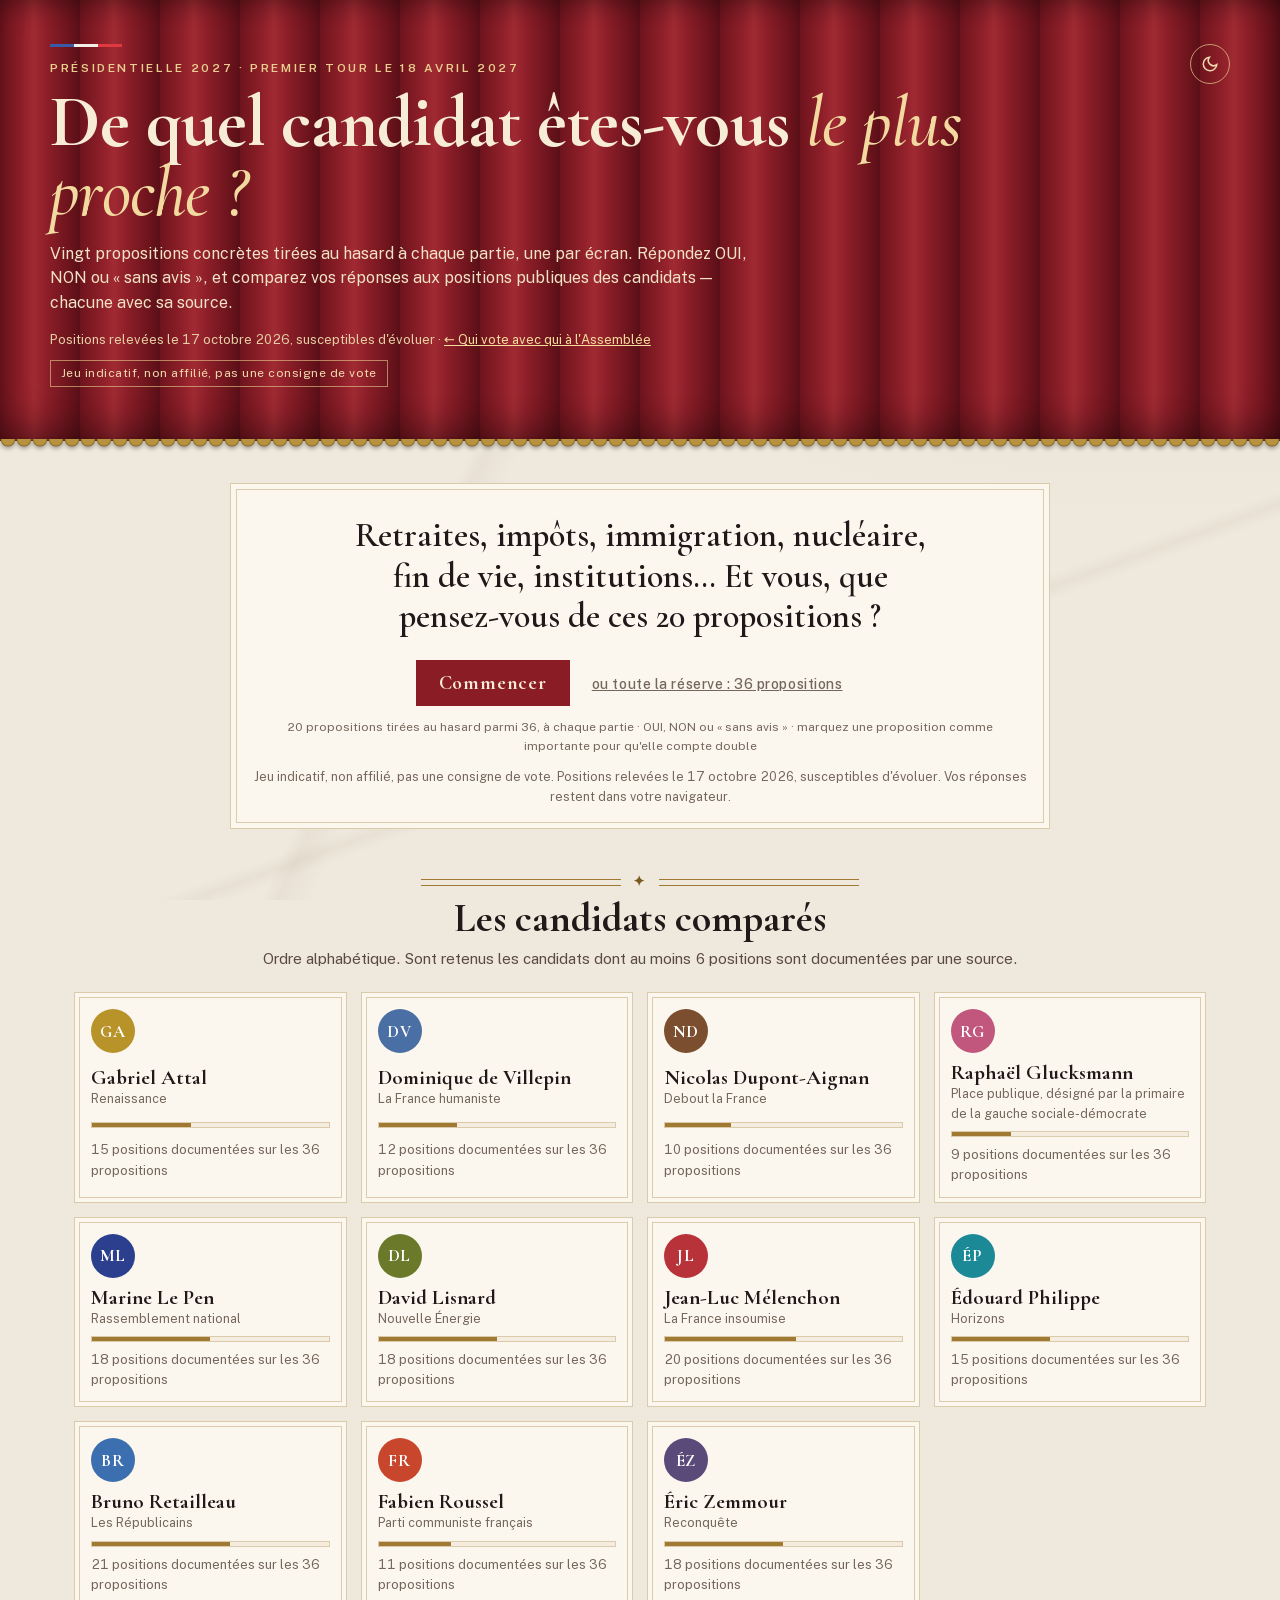
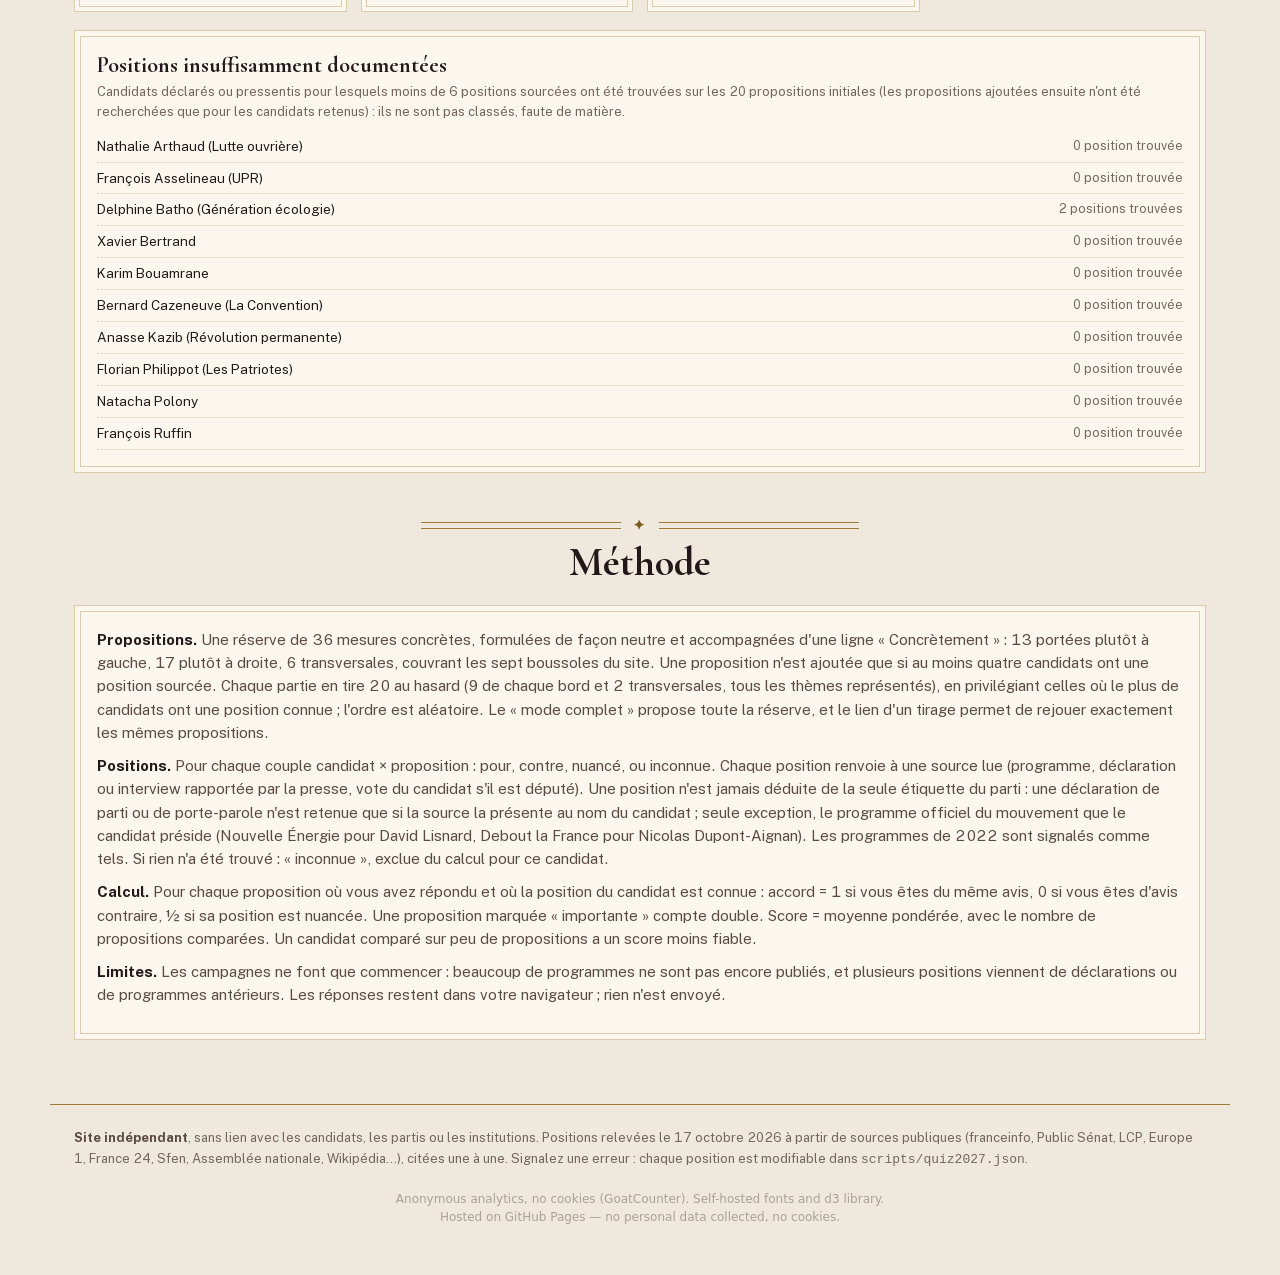
<file: site/2027.html>
<!doctype html>
<html lang="fr">
<head>
<meta charset="utf-8">
<meta name="viewport" content="width=device-width, initial-scale=1">
<title>Présidentielle 2027 : le jeu</title>
<link rel="icon" href="favicon.svg" type="image/svg+xml">
<script src="data2027.js?v=cc4f74b999"></script>
<style>
/* Inspiré de l'hémicycle du Palais Bourbon : velours rouge, acajou, dorures, marbre. Site non officiel. */
:root {
  color-scheme: light;
  --bg: #efe8dc; --paper: #fbf7ef; --paper-2: #f3ecdf; --ink: #22181a; --ink-2: #5b4a42; --muted: #75665b;
  --rule: #dccbab; --gold: #a07a32; --gold-ink: #7a5a1f; --velvet: #8a1c26; --velvet-2: #a3262f; --velvet-deep: #5c0f17; --velvet-ink: #f7ecd6;
  --wood: #5b2f1f; --blue: #1f3a6b;
  --seq-0: #f6efe2; --seq-1: #e3cf9e; --seq-2: #c58f4a; --seq-3: #9b3b2c; --seq-4: #5c0f17;
  --vein: rgba(120, 100, 80, .06);
}
@media (prefers-color-scheme: dark) {
  :root:not([data-theme="light"]) {
    color-scheme: dark;
    --bg: #120a0b; --paper: #1c1012; --paper-2: #26171a; --ink: #f2e7d5; --ink-2: #cdbba3; --muted: #a8957f;
    --rule: #4a3528; --gold: #c9a45a; --gold-ink: #dcb96c; --velvet: #9e2a33; --velvet-2: #b8343d; --velvet-deep: #3a0a10; --velvet-ink: #f6ead2;
    --wood: #3a1d13; --blue: #8fa9d6;
    --seq-0: #2a1a1c; --seq-1: #5a2a24; --seq-2: #8f4630; --seq-3: #c9893f; --seq-4: #efd590;
    --vein: rgba(201, 164, 90, .035);
  }
}
:root[data-theme="dark"] {
  color-scheme: dark;
  --bg: #120a0b; --paper: #1c1012; --paper-2: #26171a; --ink: #f2e7d5; --ink-2: #cdbba3; --muted: #a8957f;
  --rule: #4a3528; --gold: #c9a45a; --gold-ink: #dcb96c; --velvet: #9e2a33; --velvet-2: #b8343d; --velvet-deep: #3a0a10; --velvet-ink: #f6ead2;
  --wood: #3a1d13; --blue: #8fa9d6;
  --seq-0: #2a1a1c; --seq-1: #5a2a24; --seq-2: #8f4630; --seq-3: #c9893f; --seq-4: #efd590;
  --vein: rgba(201, 164, 90, .035);
}
* { box-sizing: border-box; }
html { -webkit-text-size-adjust: 100%; }
body {
  margin: 0; color: var(--ink); font: 15px/1.55 "Public Sans", system-ui, sans-serif; font-variant-numeric: tabular-nums;
  background-color: var(--bg);
  /* marbre : quelques veines très légères */
  background-image: radial-gradient(120% 60% at 10% 0%, var(--vein), transparent 60%), radial-gradient(90% 50% at 90% 30%, var(--vein), transparent 55%),
    linear-gradient(115deg, transparent 40%, var(--vein) 41%, transparent 43%), linear-gradient(160deg, transparent 70%, var(--vein) 71%, transparent 72%);
  background-attachment: fixed;
}
.serif { font-family: "Cormorant Garamond", Georgia, serif; }
button { font: inherit; color: inherit; }

/* ---- Tenture d'en-tête ---- */
.drape {
  position: relative; color: var(--velvet-ink); padding: 44px 24px 54px;
  background: repeating-linear-gradient(90deg, #6e141d 0px, #8e1f29 22px, #a12a33 34px, #8e1f29 46px, #6e141d 68px, #5a0f17 80px),
    #7a1620;
  background-blend-mode: normal;
  box-shadow: inset 0 -30px 40px -20px rgba(0,0,0,.45), inset 0 20px 30px -20px rgba(0,0,0,.5);
}
.drape::after { /* frange dorée */
  content: ""; position: absolute; left: 0; right: 0; bottom: -12px; height: 14px;
  background: radial-gradient(circle at 8px 0, #b8913f 6px, #8a6a2a 7px, transparent 8px) repeat-x 0 0 / 16px 14px;
  filter: drop-shadow(0 2px 2px rgba(0,0,0,.35));
}
.drape-in { max-width: 1180px; margin: 0 auto; display: flex; justify-content: space-between; gap: 20px; align-items: flex-start; }
.eyebrow { font: 600 12px/1.3 "Public Sans", sans-serif; letter-spacing: .22em; text-transform: uppercase; color: #e9cf8f; }
.drape h1 { font-family: "Cormorant Garamond", Georgia, serif; font-weight: 700; font-size: clamp(38px, 6.4vw, 72px); line-height: .98; margin: 10px 0 14px; letter-spacing: -.01em; }
.drape h1 em { font-style: italic; font-weight: 500; color: #f1d9a0; }
.drape .lede { max-width: 700px; margin: 0; font-size: 16px; color: #f3e3c6; }
.drape .meta { margin-top: 14px; font-size: 13px; color: #e6cfa4; }
.drape .meta a { color: #f6dc9c; }
.drape .indep { display: inline-block; margin-top: 10px; font-size: 12px; letter-spacing: .04em; border: 1px solid rgba(233, 207, 143, .6); color: #f1dcae; padding: 3px 10px; }
.tricolore { display: flex; height: 3px; width: 72px; margin: 0 0 14px; }
.tricolore span { flex: 1; } .tricolore span:nth-child(1) { background: #3a5aa8; } .tricolore span:nth-child(2) { background: #f4efe6; } .tricolore span:nth-child(3) { background: #e2383f; }
.theme-btn { background: transparent; border: 1px solid rgba(233, 207, 143, .7); color: #f1dcae; width: 40px; height: 40px; border-radius: 50%; cursor: pointer; display: grid; place-items: center; flex: none; }
.theme-btn:hover { background: rgba(0,0,0,.15); }

/* ---- Barre de filtres : filets dorés ---- */
.ledger { position: sticky; top: 0; z-index: 20; background: color-mix(in srgb, var(--paper) 94%, transparent); backdrop-filter: blur(8px);
  border-top: 1px solid var(--gold); border-bottom: 1px solid var(--gold); box-shadow: 0 3px 0 -2px var(--gold); margin-top: 12px; }
.ledger-in { max-width: 1180px; margin: 0 auto; padding: 8px 24px; display: flex; flex-wrap: wrap; gap: 4px 22px; align-items: baseline; }
.ledger .lab { font: 600 11px/1 "Public Sans"; letter-spacing: .16em; text-transform: uppercase; color: var(--gold-ink); margin-right: 4px; }
.tabs { display: flex; flex-wrap: wrap; gap: 2px 12px; align-items: baseline; }
.tab { background: none; border: none; padding: 4px 0; cursor: pointer; font-size: 13.5px; color: var(--ink-2); border-bottom: 2px solid transparent; }
.tab:hover { color: var(--velvet); }
.tab[aria-pressed="true"] { color: var(--velvet); border-bottom-color: var(--gold); font-weight: 600; }
:root[data-theme="dark"] .tab[aria-pressed="true"], :root[data-theme="dark"] .tab:hover { color: var(--gold-ink); }
@media (prefers-color-scheme: dark) { :root:not([data-theme="light"]) .tab[aria-pressed="true"], :root:not([data-theme="light"]) .tab:hover { color: var(--gold-ink); } }

/* ---- Chapitres ---- */
main { max-width: 1180px; margin: 0 auto; padding: 8px 24px 64px; }
.chapter { margin-top: 46px; }
.ch-head { text-align: center; margin: 0 auto 22px; max-width: 760px; }
.ornament { display: flex; align-items: center; gap: 12px; justify-content: center; color: var(--gold); margin-bottom: 8px; }
.ornament::before, .ornament::after { content: ""; flex: 1; max-width: 200px; height: 5px; border-top: 1px solid var(--gold); border-bottom: 1px solid var(--gold); }
.ornament span { font: 600 14px/1 "Cormorant Garamond", serif; letter-spacing: .2em; color: var(--gold-ink); }
.ch-head h2 { font: 700 clamp(28px, 4vw, 40px)/1.05 "Cormorant Garamond", Georgia, serif; margin: 0 0 8px; }
.ch-head p { margin: 0; color: var(--ink-2); }
.panel { background: var(--paper); border: 1px solid var(--rule); box-shadow: inset 0 0 0 5px var(--paper), inset 0 0 0 6px color-mix(in srgb, var(--gold) 35%, transparent); padding: 22px; min-width: 0; }
.panel h3 { font: 700 22px/1.15 "Cormorant Garamond", Georgia, serif; margin: 0 0 4px; }
.note { color: var(--muted); font-size: 13px; margin: 0; }
.cols { display: grid; grid-template-columns: minmax(0, 1fr) minmax(0, 1fr); gap: 22px; }
.cols-hemi { display: grid; grid-template-columns: minmax(0, 1.65fr) minmax(0, 1fr); gap: 22px; align-items: start; }
.scroll-x { overflow-x: auto; }

/* ---- Chiffres de séance ---- */
.figures { display: grid; grid-template-columns: repeat(4, minmax(0, 1fr)); border-top: 1px solid var(--gold); border-bottom: 1px solid var(--gold); margin-top: 26px; }
.fig { padding: 16px 18px; border-left: 1px solid var(--rule); min-width: 0; }
.fig:first-child { border-left: none; }
.fig .k { font: 600 11px/1.3 "Public Sans"; letter-spacing: .14em; text-transform: uppercase; color: var(--muted); }
.fig .v { font: 700 38px/1.05 "Cormorant Garamond", serif; color: var(--gold-ink); margin-top: 4px; }
.fig .d { font-size: 13px; color: var(--ink-2); }

/* ---- Hémicycle ---- */
.modes { display: flex; flex-wrap: wrap; gap: 2px 12px; margin: 6px 0 4px; align-items: baseline; }
.seat { cursor: pointer; }
.legend { display: flex; flex-wrap: wrap; gap: 4px 12px; margin-top: 8px; font-size: 12.5px; color: var(--ink-2); }
.legend button { background: none; border: none; padding: 2px 0; cursor: pointer; display: inline-flex; align-items: center; gap: 6px; color: var(--ink-2); font-size: 12.5px; }
.legend button.dim { opacity: .35; }
.sw { width: 11px; height: 11px; display: inline-block; flex: none; border-radius: 50%; }
.gradbar { height: 8px; width: 180px; }
.scale { display: flex; align-items: center; gap: 8px; font-size: 12px; color: var(--muted); flex-wrap: wrap; margin-top: 8px; }

/* ---- Fiche ---- */
.search { position: relative; }
.search input { width: 100%; font: inherit; color: var(--ink); background: var(--paper-2); border: 1px solid var(--rule); padding: 8px 12px; }
.search input:focus { outline: 2px solid var(--gold); outline-offset: 1px; }
.sugg { position: absolute; left: 0; right: 0; top: calc(100% + 2px); background: var(--paper); border: 1px solid var(--gold); max-height: 260px; overflow: auto; z-index: 30; display: none; }
.sugg button { display: flex; width: 100%; justify-content: space-between; gap: 10px; padding: 8px 12px; background: none; border: none; text-align: left; cursor: pointer; font-size: 13.5px; }
.sugg button:hover, .sugg button:focus { background: var(--paper-2); outline: none; }
.sugg .m { color: var(--muted); font-size: 12px; white-space: nowrap; }
.dep-name { font: 700 28px/1.05 "Cormorant Garamond", serif; margin: 16px 0 2px; }
.dep-meta { font-size: 13px; color: var(--ink-2); display: flex; gap: 6px; align-items: center; flex-wrap: wrap; }
.stats3 { display: grid; grid-template-columns: repeat(3, 1fr); border-top: 1px solid var(--rule); border-bottom: 1px solid var(--rule); margin: 12px 0; }
.stats3 > div { padding: 8px 10px; border-left: 1px solid var(--rule); }
.stats3 > div:first-child { border-left: none; padding-left: 0; }
.stats3 .v { font: 700 24px/1.1 "Cormorant Garamond", serif; color: var(--gold-ink); }
.stats3 .k { font-size: 11.5px; color: var(--muted); }
.sm-h { font: 600 11px/1.3 "Public Sans"; letter-spacing: .14em; text-transform: uppercase; color: var(--gold-ink); margin: 16px 0 6px; }
.plist { list-style: none; margin: 0; padding: 0; }
.plist li { display: flex; justify-content: space-between; gap: 8px; padding: 5px 0; border-bottom: 1px dotted var(--rule); font-size: 13.5px; cursor: pointer; }
.plist li:hover { color: var(--velvet); }
.plist .m { color: var(--muted); white-space: nowrap; font-size: 12.5px; }
.row { display: grid; grid-template-columns: 70px 1fr 42px; gap: 8px; align-items: center; font-size: 12.5px; margin: 3px 0; }
.row .n { color: var(--ink-2); white-space: nowrap; overflow: hidden; text-overflow: ellipsis; }
.row .b { height: 8px; }
.row .val { text-align: right; font-weight: 600; }

/* ---- Boussoles ---- */
.axis-tabs { display: flex; flex-wrap: wrap; justify-content: center; gap: 4px 18px; margin-bottom: 18px; }
.axis-tabs .tab { font: 600 19px/1.2 "Cormorant Garamond", serif; color: var(--ink-2); }
.warning { border: 1px solid var(--gold); border-left: 4px solid var(--velvet); background: var(--paper-2); padding: 10px 14px; font-size: 13.5px; color: var(--ink-2); margin: 0 0 18px; }
.warning b { color: var(--ink); }
.def { font: italic 500 20px/1.35 "Cormorant Garamond", serif; color: var(--ink); margin: 0 0 4px; }
.gauge { display: grid; grid-template-columns: 74px 1fr 56px; gap: 10px; align-items: center; margin: 7px 0; font-size: 13px; cursor: default; }
.gauge .n { font-weight: 600; display: flex; align-items: center; gap: 6px; }
.gauge .track { position: relative; height: 14px; background: linear-gradient(var(--rule), var(--rule)) center / 100% 2px no-repeat; }
.gauge .fill { position: absolute; left: 0; top: 0; bottom: 0; background: none !important; }
.gauge .fill::after { content: ""; position: absolute; right: -7px; top: 50%; width: 12px; height: 12px; margin-top: -6px; border-radius: 50%; background: currentColor; border: 1.5px solid var(--paper); box-shadow: 0 0 0 1px var(--ink-2); }
.gauge .v { font: 700 22px/1 "Cormorant Garamond", serif; color: var(--gold-ink); text-align: right; }
.gauge .v small { font: 400 10.5px "Public Sans"; color: var(--muted); display: block; }
.radars { display: grid; grid-template-columns: repeat(4, minmax(0, 1fr)); gap: 6px 10px; }
.radar { text-align: center; min-width: 0; }
.radar .t { font: 700 17px/1.1 "Cormorant Garamond", serif; margin-top: -2px; }
details.refs { margin-top: 18px; border-top: 1px solid var(--rule); padding-top: 10px; }
details.refs summary { cursor: pointer; font: 600 18px "Cormorant Garamond", serif; color: var(--velvet); }
:root[data-theme="dark"] details.refs summary { color: var(--gold-ink); }
@media (prefers-color-scheme: dark) { :root:not([data-theme="light"]) details.refs summary { color: var(--gold-ink); } }
table { width: 100%; border-collapse: collapse; font-size: 13px; }
th { text-align: left; font: 600 11px/1.2 "Public Sans"; letter-spacing: .12em; text-transform: uppercase; color: var(--gold-ink); padding: 8px; border-bottom: 1px solid var(--gold); }
td { padding: 8px; border-bottom: 1px dotted var(--rule); vertical-align: top; }
td .sub { color: var(--muted); font-size: 12px; }
.sens { font-size: 11.5px; font-weight: 600; padding: 2px 7px; border: 1px solid currentColor; white-space: nowrap; display: inline-block; }
.sens.plus { color: var(--gold-ink); } .sens.minus { color: var(--velvet-2); }
.res { font-size: 11.5px; font-weight: 600; white-space: nowrap; }
.res.ok { color: #2f7d32; } .res.ko { color: var(--velvet-2); }
:root[data-theme="dark"] .res.ok { color: #7fcf83; }
@media (prefers-color-scheme: dark) { :root:not([data-theme="light"]) .res.ok { color: #7fcf83; } }
.gv { display: flex; gap: 3px; flex-wrap: wrap; min-width: 110px; }
.gv span { width: 14px; height: 14px; display: inline-block; }
.more { margin-top: 12px; background: none; border: 1px solid var(--gold); color: var(--gold-ink); padding: 7px 14px; cursor: pointer; font-weight: 600; }
.cell { cursor: pointer; }
.cell:hover rect { stroke: var(--ink); stroke-width: 1.5px; }
svg text { fill: var(--ink); }
.tip { position: fixed; pointer-events: none; z-index: 100; background: var(--paper); border: 1px solid var(--gold); box-shadow: 0 8px 24px rgba(0,0,0,.25);
  padding: 10px 12px; font-size: 12.5px; min-width: 150px; max-width: 300px; opacity: 0; transition: opacity .12s; }
.tip .t { font-weight: 600; color: var(--muted); font-size: 11.5px; letter-spacing: .06em; text-transform: uppercase; margin-bottom: 2px; }
.tip .big { font: 700 22px/1.1 "Cormorant Garamond", serif; color: var(--ink); }
.tip .r { display: flex; justify-content: space-between; gap: 10px; }
.tip .r b { color: var(--ink); }
/* ---- Le jeu ---- */
.play-btn { display: inline-flex; align-items: center; gap: 8px; margin-top: 14px; margin-left: 8px; background: #e9cf8f; color: #3a0a10; border: none; padding: 9px 18px; cursor: pointer;
  font: 700 17px/1 "Cormorant Garamond", serif; letter-spacing: .02em; box-shadow: 0 2px 0 #8a6a2a; }
.play-btn:hover { background: #f3dca4; }
.game { max-width: 820px; margin: 0 auto; }
.game .honest { font-size: 12.5px; color: var(--muted); text-align: center; margin: 12px 0 0; }
.prog { height: 6px; background: var(--paper-2); border: 1px solid var(--rule); margin: 4px 0 14px; }
.prog > div { height: 100%; background: linear-gradient(90deg, var(--gold), var(--velvet)); transition: width .3s ease; }
.qmeta { display: flex; justify-content: space-between; gap: 10px; font-size: 12px; color: var(--muted); letter-spacing: .08em; text-transform: uppercase; }
.qcard { transition: opacity .22s ease, transform .22s ease; }
.qcard.out { opacity: 0; transform: translateX(-18px); }
.qcard.in { opacity: 0; transform: translateX(18px); }
.qtext { font: 600 clamp(24px, 3.4vw, 34px)/1.2 "Cormorant Garamond", serif; margin: 10px 0 22px; text-align: center; text-wrap: balance; }
.answers { display: flex; justify-content: center; gap: 12px; flex-wrap: wrap; }
.ans { min-width: 130px; padding: 12px 22px; font: 700 20px/1 "Cormorant Garamond", serif; cursor: pointer; border: 1px solid var(--gold); letter-spacing: .04em; }
.ans.yes { background: var(--velvet); color: var(--velvet-ink); border-color: var(--velvet); }
.ans.no { background: var(--paper); color: var(--ink); }
.ans.skip { background: none; border: none; min-width: 0; font: 500 14px "Public Sans"; color: var(--muted); text-decoration: underline; }
.ans.chosen { outline: 3px solid var(--gold); outline-offset: 2px; }
.qtools { display: flex; justify-content: space-between; align-items: center; margin-top: 18px; font-size: 13px; flex-wrap: wrap; gap: 8px; }
.link { background: none; border: none; color: var(--gold-ink); cursor: pointer; padding: 0; font-weight: 600; }
.link:disabled { opacity: .35; cursor: default; }
.kbd { color: var(--muted); font-size: 12px; }
.kbd b { border: 1px solid var(--rule); padding: 0 5px; font-weight: 600; color: var(--ink-2); }
.ctx { margin-top: 12px; padding: 10px 14px; background: var(--paper-2); border-left: 3px solid var(--gold); font-size: 13px; color: var(--ink-2); }
.verdict { text-align: center; margin: 6px 0 18px; }
.verdict .k { font: 600 12px "Public Sans"; letter-spacing: .16em; text-transform: uppercase; color: var(--muted); }
.verdict .v { font: 700 clamp(34px, 6vw, 56px)/1.05 "Cormorant Garamond", serif; color: var(--velvet); }
.verdict .d { color: var(--ink-2); }
:root[data-theme="dark"] .verdict .v { color: var(--gold-ink); }
@media (prefers-color-scheme: dark) { :root:not([data-theme="light"]) .verdict .v { color: var(--gold-ink); } }
.yours { font-weight: 700; white-space: nowrap; }
footer { max-width: 1180px; margin: 0 auto; padding: 22px 24px 50px; border-top: 1px solid var(--gold); color: var(--muted); font-size: 13px; line-height: 1.65; }
footer b { color: var(--ink-2); }
@media (max-width: 900px) {
  .cols, .cols-hemi { grid-template-columns: minmax(0, 1fr); }
  .figures { grid-template-columns: repeat(2, minmax(0, 1fr)); }
  .fig:nth-child(3) { border-left: none; }
  .fig:nth-child(n+3) { border-top: 1px solid var(--rule); }
  .radars { grid-template-columns: repeat(3, minmax(0, 1fr)); }
}
@media (max-width: 560px) {
  .drape { padding: 30px 16px 42px; }
  main { padding: 4px 16px 48px; }
  .ledger { position: static; }
  .ledger-in { padding: 8px 16px; }
  .panel { padding: 16px; }
  .fig .v { font-size: 30px; }
  .radars { grid-template-columns: repeat(2, minmax(0, 1fr)); }
  .gauge { grid-template-columns: 62px 1fr 48px; }
}

/* ---- Page 2027 ---- */
.cards { display: grid; grid-template-columns: repeat(auto-fill, minmax(220px, 1fr)); gap: 14px; }
.card27 { background: var(--paper); border: 1px solid var(--rule); box-shadow: inset 0 0 0 4px var(--paper), inset 0 0 0 5px color-mix(in srgb, var(--gold) 35%, transparent); padding: 16px; display: grid; gap: 8px; }
.pastille { width: 44px; height: 44px; border-radius: 50%; display: grid; place-items: center; color: #fff; font: 700 17px "Cormorant Garamond", serif; letter-spacing: .04em; }
.cn { font: 700 21px/1.1 "Cormorant Garamond", serif; }
.cp { font-size: 12.5px; color: var(--muted); }
.cov { height: 6px; background: var(--paper-2); border: 1px solid var(--rule); }
.cov > div { height: 100%; background: var(--gold); }
.imp { display: flex; justify-content: center; gap: 6px; align-items: center; margin-top: 14px; font-size: 13.5px; color: var(--ink-2); cursor: pointer; }
.imp input { accent-color: var(--velvet); width: 16px; height: 16px; }
.pblock { border-top: 1px solid var(--rule); padding: 12px 0; }
.ph { display: flex; justify-content: space-between; gap: 10px; align-items: baseline; flex-wrap: wrap; margin-bottom: 6px; }
.pt { font: 600 18px/1.25 "Cormorant Garamond", serif; color: var(--ink); }
.plist2 { list-style: none; margin: 0; padding: 0; }
.plist2 li { display: grid; grid-template-columns: 78px 170px 22px 1fr; gap: 8px; align-items: start; padding: 6px 0; border-bottom: 1px dotted var(--rule); font-size: 13px; }
.badge { font-size: 11px; font-weight: 700; padding: 2px 6px; text-align: center; border: 1px solid currentColor; text-transform: uppercase; letter-spacing: .04em; }
.badge.pour { color: var(--gold-ink); } .badge.contre { color: var(--velvet-2); } .badge.nuance { color: var(--blue); } .badge.unk { color: var(--muted); border-style: dashed; }
.who { display: inline-flex; gap: 6px; align-items: center; font-weight: 600; }
.match { font-weight: 700; color: var(--gold-ink); text-align: center; }
.pq { color: var(--ink-2); }
.pq.muted { color: var(--muted); font-style: italic; }
.srcs { font-size: 12px; }
.srcs a { color: var(--gold-ink); }
.method p { margin: 0 0 10px; color: var(--ink-2); }
.method b { color: var(--ink); }
.concr { max-width: 680px; margin: -12px auto 16px; text-align: center; font-size: 14.5px; color: var(--ink-2); line-height: 1.45; }
.concr b { color: var(--ink); }
.ouimeans { text-align: center; font-size: 12px; color: var(--muted); margin: 8px 0 0; }
.replay { text-align: center; margin-top: 18px; display: flex; flex-wrap: wrap; justify-content: center; gap: 10px; align-items: center; }
.replay .note { flex-basis: 100%; }
.game .gauge { grid-template-columns: 96px 1fr 60px; }
@media (max-width: 640px) {
  .game .gauge { grid-template-columns: 86px 1fr 56px; font-size: 12.5px; }
  .plist2 li { grid-template-columns: 70px 1fr 20px; }
  .plist2 li .pb { grid-column: 1 / -1; }
}
.sharecard { display: flex; flex-wrap: wrap; gap: 14px 20px; align-items: center; justify-content: center; margin: 0 auto 20px; max-width: 620px; }
.sharecard img { width: 160px; height: 160px; border-radius: 10px; box-shadow: 0 6px 20px -10px rgba(0,30,80,.5); background: #001d46; }
.sharecard > div { flex: 1 1 220px; }
.sharecard .sharebtns { display: flex; flex-wrap: wrap; gap: 8px 14px; align-items: center; }
.sharecard .note { margin-top: 6px; }
</style>
<script data-goatcounter="https://ukraine-map.goatcounter.com/count" async src="https://gc.zgo.at/count.js"></script>
  <link rel="stylesheet" href="fonts.css">
</head>
<body>
<header class="drape">
  <div class="drape-in">
    <div>
      <div class="tricolore" aria-hidden="true"><span></span><span></span><span></span></div>
      <div class="eyebrow">Présidentielle 2027 · premier tour le 18 avril 2027</div>
      <h1>De quel candidat êtes-vous <em>le plus proche&nbsp;?</em></h1>
      <p class="lede">Vingt propositions concrètes tirées au hasard à chaque partie, une par écran. Répondez OUI, NON ou «&nbsp;sans avis&nbsp;», et comparez vos réponses aux positions publiques des candidats — chacune avec sa source.</p>
      <div class="meta">Positions relevées le <span id="collected"></span>, susceptibles d'évoluer · <a href="index.html">← Qui vote avec qui à l'Assemblée</a></div>
      <div class="indep">Jeu indicatif, non affilié, pas une consigne de vote</div>
    </div>
    <button class="theme-btn" id="themeBtn" title="Séance de jour / de nuit" aria-label="Changer de thème">
      <svg width="18" height="18" viewBox="0 0 24 24" fill="none" stroke="currentColor" stroke-width="2" stroke-linecap="round"><path d="M21 12.8A9 9 0 1 1 11.2 3a7 7 0 0 0 9.8 9.8z"/></svg>
    </button>
  </div>
</header>

<main>
  <section class="chapter" style="margin-top:34px">
    <div class="panel game" id="game"></div>
  </section>

  <section class="chapter" id="ch-cands">
    <div class="ch-head">
      <div class="ornament"><span>✦</span></div>
      <h2>Les candidats comparés</h2>
      <p>Ordre alphabétique. Sont retenus les candidats dont au moins 6 positions sont documentées par une source.</p>
    </div>
    <div class="cards" id="cards"></div>
    <div class="panel" style="margin-top:18px">
      <h3>Positions insuffisamment documentées</h3>
      <p class="note">Candidats déclarés ou pressentis pour lesquels moins de 6 positions sourcées ont été trouvées sur les 20 propositions initiales (les propositions ajoutées ensuite n'ont été recherchées que pour les candidats retenus) : ils ne sont pas classés, faute de matière.</p>
      <ul class="plist" id="others" style="margin-top:8px"></ul>
    </div>
  </section>

  <section class="chapter">
    <div class="ch-head">
      <div class="ornament"><span>✦</span></div>
      <h2>Méthode</h2>
    </div>
    <div class="panel method">
      <p><b>Propositions.</b> Une réserve de 36 mesures concrètes, formulées de façon neutre et accompagnées d'une ligne « Concrètement » : 13 portées plutôt à gauche, 17 plutôt à droite, 6 transversales, couvrant les sept boussoles du site. Une proposition n'est ajoutée que si au moins quatre candidats ont une position sourcée. Chaque partie en tire 20 au hasard (9 de chaque bord et 2 transversales, tous les thèmes représentés), en privilégiant celles où le plus de candidats ont une position connue ; l'ordre est aléatoire. Le « mode complet » propose toute la réserve, et le lien d'un tirage permet de rejouer exactement les mêmes propositions.</p>
      <p><b>Positions.</b> Pour chaque couple candidat × proposition : pour, contre, nuancé, ou inconnue. Chaque position renvoie à une source lue (programme, déclaration ou interview rapportée par la presse, vote du candidat s'il est député). Une position n'est jamais déduite de la seule étiquette du parti : une déclaration de parti ou de porte-parole n'est retenue que si la source la présente au nom du candidat ; seule exception, le programme officiel du mouvement que le candidat préside (Nouvelle Énergie pour David Lisnard, Debout la France pour Nicolas Dupont-Aignan). Les programmes de 2022 sont signalés comme tels. Si rien n'a été trouvé : « inconnue », exclue du calcul pour ce candidat.</p>
      <p><b>Calcul.</b> Pour chaque proposition où vous avez répondu et où la position du candidat est connue : accord = 1 si vous êtes du même avis, 0 si vous êtes d'avis contraire, ½ si sa position est nuancée. Une proposition marquée « importante » compte double. Score = moyenne pondérée, avec le nombre de propositions comparées. Un candidat comparé sur peu de propositions a un score moins fiable.</p>
      <p><b>Limites.</b> Les campagnes ne font que commencer : beaucoup de programmes ne sont pas encore publiés, et plusieurs positions viennent de déclarations ou de programmes antérieurs. Les réponses restent dans votre navigateur ; rien n'est envoyé.</p>
    </div>
  </section>
</main>

<footer>
  <b>Site indépendant</b>, sans lien avec les candidats, les partis ou les institutions. Positions relevées le <span id="collected2"></span> à partir de sources publiques (franceinfo, Public Sénat, LCP, Europe 1, France 24, Sfen, Assemblée nationale, Wikipédia…), citées une à une. Signalez une erreur&nbsp;: chaque position est modifiable dans <code>scripts/quiz2027.json</code>.
<p class="rgpd-note" style="font:400 12px/1.5 system-ui,-apple-system,sans-serif;opacity:.55;text-align:center;max-width:72ch;margin:1.25rem auto 0;padding:0 1rem" data-fr="Analytics anonymes sans cookies (GoatCounter). Polices et bibliothèque d3 auto-hébergées. Hébergé sur GitHub Pages — aucune donnée personnelle collectée, aucun cookie." data-en="Anonymous analytics, no cookies (GoatCounter). Self-hosted fonts and d3 library. Hosted on GitHub Pages — no personal data collected, no cookies.">Analytics anonymes sans cookies (GoatCounter). Polices et bibliothèque d3 auto-hébergées. Hébergé sur GitHub Pages — aucune donnée personnelle collectée, aucun cookie.</p>
</footer>
<div class="tip" id="tip" role="tooltip"></div>

<script>
const Q = window.DATA27, C = Q.candidates, POOL = Q.props, NPOOL = POOL.length, SRC = Q.sources;
let P = POOL, NP = NPOOL; // P : propositions de la partie en cours (tirage), NP : leur nombre
const el = (tag, cls, text) => { const e = document.createElement(tag); if (cls) e.className = cls; if (text != null) e.textContent = text; return e; };
const fmtPct = v => v == null || isNaN(v) ? "—" : Math.round(v * 100) + " %";
const fmtD = d => /^\d{4}-\d{2}-\d{2}$/.test(d) ? new Date(d + "T00:00:00").toLocaleDateString("fr-FR", { day: "numeric", month: "long", year: "numeric" }) : d.replace("consulté le ", "consulté le ").replace(/(\d{4})-(\d{2})-(\d{2})/, (m, y, mo, da) => new Date(`${y}-${mo}-${da}T00:00:00`).toLocaleDateString("fr-FR", { day: "numeric", month: "long", year: "numeric" }));
document.getElementById("collected").textContent = document.getElementById("collected2").textContent = fmtD(Q.collected);
const AXN = { ecologie: "Environnement", social: "Protection sociale", budget: "Finances publiques", economie: "Marché ou régulation", simplification: "Normes", immigration: "Immigration", securite: "Sécurité et libertés" };
const POS = { pour: { v: 1, l: "Pour" }, contre: { v: -1, l: "Contre" }, nuance: { v: 0, l: "Nuancé" } };
const initials = n => n.split(/[\s-]+/).filter(w => /^\p{Lu}/u.test(w)).map(w => w[0]).slice(0, 2).join("");
const surname = n => n.split(" ").slice(1).join(" ");
const ALPHA = C.slice().sort((a, b) => surname(a.n).localeCompare(surname(b.n), "fr"));
const tip = document.getElementById("tip");
function showTip(ev, build) { tip.replaceChildren(); build(tip); tip.style.opacity = 1; const r = tip.getBoundingClientRect(); let x = ev.clientX + 14, y = ev.clientY + 14; if (x + r.width > innerWidth - 8) x = ev.clientX - r.width - 14; if (y + r.height > innerHeight - 8) y = ev.clientY - r.height - 14; tip.style.left = Math.max(8, x) + "px"; tip.style.top = Math.max(8, y) + "px"; }
const hideTip = () => tip.style.opacity = 0;

/* ---------- Cartes des candidats (mêmes formats pour tous) ---------- */
function renderCards() {
  const host = document.getElementById("cards"); host.replaceChildren();
  ALPHA.forEach(c => {
    const card = el("div", "card27"), pill = el("div", "pastille", initials(c.n)); pill.style.background = c.c;
    const t = el("div"); t.append(el("div", "cn", c.n), el("div", "cp", c.party));
    const cov = el("div", "cov"), bar = el("div"); bar.style.width = (100 * c.known / NPOOL) + "%"; cov.append(bar);
    card.append(pill, t, cov, el("div", "note", `${c.known} positions documentées sur les ${NPOOL} propositions`));
    host.append(card);
  });
  const ul = document.getElementById("others"); ul.replaceChildren();
  Q.others.slice().sort((a, b) => surname(a.n).localeCompare(surname(b.n), "fr")).forEach(o => {
    const li = el("li"); li.style.cursor = "default"; li.append(el("span", null, o.n + (o.party ? ` (${o.party})` : "")), el("span", "m", `${o.known} position${o.known > 1 ? "s" : ""} trouvée${o.known > 1 ? "s" : ""}`)); ul.append(li);
  });
}

/* ---------- Le jeu ---------- */
const KEY = "va-2027-v2", NPICK = 20;
// Tirage : 20 propositions sur la réserve, graine partageable (?q=…) ; « tout » = mode complet.
// Règles : autant de propositions portées plutôt à gauche que plutôt à droite (9 + 9) et 2 transversales ; chaque thème de la réserve représenté ;
// tirage pondéré par le nombre de candidats dont la position est connue (au carré), pour garder un classement comparable.
function rng(seed) { let a = seed >>> 0; return () => { a = (a + 0x6D2B79F5) >>> 0; let t = a; t = Math.imul(t ^ (t >>> 15), t | 1); t ^= t + Math.imul(t ^ (t >>> 7), t | 61); return ((t ^ (t >>> 14)) >>> 0) / 4294967296; }; }
const shuffleR = (arr, r) => { const a = arr.slice(); for (let i = a.length - 1; i > 0; i--) { const j = Math.floor(r() * (i + 1)); [a[i], a[j]] = [a[j], a[i]]; } return a; };
const knownCount = k => C.filter(c => Q.positions[c.k]?.[k]).length;
function drawProps(seed) {
  const r = rng(seed), QUOTA = { g: 9, d: 9, t: 2 }, axes = new Set(POOL.map(p => p.axis));
  const wpick = (list, n) => { const pool = list.slice(), out = []; while (out.length < n && pool.length) { const w = pool.map(p => knownCount(p.k) ** 2 + 1), tot = w.reduce((x, y) => x + y, 0); let u = r() * tot, i = 0; while ((u -= w[i]) > 0) i++; out.push(pool.splice(Math.min(i, pool.length - 1), 1)[0]); } return out; };
  let best = null;
  for (let attempt = 0; attempt < 200; attempt++) {
    const pick = Object.entries(QUOTA).flatMap(([side, n]) => wpick(POOL.filter(p => p.side === side), n));
    if (new Set(pick.map(p => p.axis)).size === axes.size) { best = pick; break; }
    best = best || pick;
  }
  return shuffleR(best, r).map(p => p.k);
}
const game = { seed: 0, full: false, order: [], i: 0, ans: {}, imp: {}, started: false, done: false, ctx: false };
const newSeed = () => Math.floor(Math.random() * 2176782335) + 1;
function setDraw(seed, full) {
  Object.assign(game, { seed, full, order: full ? shuffleR(POOL.map(p => p.k), rng(seed)) : drawProps(seed), i: 0, ans: {}, imp: {}, done: false });
  P = game.order.map(k => POOL.find(p => p.k === k)); NP = P.length;
}
const seedCode = () => game.full ? "tout" : game.seed.toString(36);
function syncURL() { try { const u = new URL(location.href); u.searchParams.set("q", seedCode()); history.replaceState(null, "", u); } catch (e) {} }
const save = () => { try { localStorage.setItem(KEY, JSON.stringify({ seed: game.seed, full: game.full, i: game.i, ans: game.ans, imp: game.imp, done: game.done })); } catch (e) {} };
(() => {
  let saved = null, q = null;
  try { saved = JSON.parse(localStorage.getItem(KEY) || "null"); } catch (e) {}
  try { q = new URLSearchParams(location.search).get("q"); } catch (e) {}
  const want = q === "tout" ? { seed: saved?.seed || 1, full: true } : q && parseInt(q, 36) > 0 ? { seed: parseInt(q, 36), full: false } : null;
  if (want && !(saved && saved.seed === want.seed && !!saved.full === want.full)) { setDraw(want.seed, want.full); return; }
  if (saved && saved.seed) { setDraw(saved.seed, !!saved.full); Object.assign(game, { i: Math.min(saved.i || 0, NP - 1), ans: saved.ans || {}, imp: saved.imp || {}, done: !!saved.done }); return; }
  setDraw(newSeed(), false);
})();
const propOf = k => POOL.find(p => p.k === k);
function start() {
  if (game.done) setDraw(game.seed, game.full);
  game.started = true; syncURL(); save(); render();
}
function restart(kind) {
  if (kind === "new") setDraw(newSeed(), false); else if (kind === "full") setDraw(game.seed, true); else setDraw(game.seed, game.full);
  game.started = true; syncURL(); save(); render(); document.getElementById("game").scrollIntoView({ behavior: "smooth", block: "start" });
}
function replayBar() {
  const w = el("div", "replay"), mk = (t, k, cls) => { const b = el("button", cls, t); b.onclick = () => restart(k); return b; };
  w.append(mk("Rejouer avec d'autres propositions", "new", "ans yes"), mk("Rejouer les mêmes", "same", "ans no"));
  if (!game.full) w.append(mk(`Mode complet (${NPOOL} propositions)`, "full", "ans skip"));
  const share = el("p", "note"); share.style.marginTop = "8px";
  let url = ""; try { const u = new URL(location.href); u.searchParams.set("q", seedCode()); url = u.href; } catch (e) {}
  share.append(document.createTextNode(game.full ? "Mode complet : toutes les propositions de la réserve. " : `Tirage « ${seedCode()} ». `));
  if (url) { const a = el("a", null, "Lien vers exactement ces propositions"); a.href = url; share.append(a); }
  w.append(share); return w;
}
function answer(v) {
  if (!game.started || game.done) return;
  game.ans[game.order[game.i]] = v;
  const card = document.querySelector("#game .qcard");
  const next = () => { if (game.i < NP - 1) game.i++; else game.done = true; game.ctx = false; save(); render(true); };
  if (card) { card.classList.add("out"); setTimeout(next, 200); } else next();
}
function back() { if (game.i > 0 && !game.done) { game.i--; game.ctx = false; save(); render(true); } }
function toggleImp() { const k = game.order[game.i]; game.imp[k] = !game.imp[k]; save(); render(); }
addEventListener("keydown", e => {
  if (!game.started || game.done || e.target?.closest?.("input, textarea, select, button") || e.metaKey || e.ctrlKey || e.altKey) return;
  if (e.key === "o" || e.key === "O") answer(1);
  else if (e.key === "n" || e.key === "N") answer(-1);
  else if (e.key === " ") { e.preventDefault(); answer(0); }
  else if (e.key === "i" || e.key === "I") toggleImp();
  else if (e.key === "ArrowLeft" || e.key === "Backspace") { e.preventDefault(); back(); }
});
const honest = () => el("p", "honest", `Jeu indicatif, non affilié, pas une consigne de vote. Positions relevées le ${fmtD(Q.collected)}, susceptibles d'évoluer. Vos réponses restent dans votre navigateur.`);
function render(animate) {
  const host = document.getElementById("game"); host.replaceChildren();
  if (game.done) return renderResults(host);
  if (!game.started) {
    const w = el("div"); w.style.textAlign = "center";
    w.append(el("p", "qtext", `Retraites, impôts, immigration, nucléaire, fin de vie, institutions… Et vous, que pensez-vous de ces ${NP} propositions ?`));
    const b = el("button", "ans yes", Object.keys(game.ans).length ? "Reprendre" : "Commencer"); b.onclick = start;
    const full = el("button", "ans skip", game.full ? "Revenir à un tirage de 20 propositions" : `ou toute la réserve : ${NPOOL} propositions`); full.onclick = () => game.full ? restart("new") : restart("full");
    w.append(b, full, el("p", "kbd", `${game.full ? `Toutes les ${NPOOL} propositions` : `${NP} propositions tirées au hasard parmi ${NPOOL}, à chaque partie`} · OUI, NON ou « sans avis » · marquez une proposition comme importante pour qu'elle compte double`));
    host.append(w, honest()); return;
  }
  const k = game.order[game.i], p = propOf(k);
  const card = el("div", "qcard" + (animate ? " in" : ""));
  const meta = el("div", "qmeta"); meta.append(el("span", null, `Proposition ${game.i + 1} sur ${NP}`), el("span", null, p.axis ? AXN[p.axis] : "Société et institutions"));
  const prog = el("div", "prog"), bar = el("div"); bar.style.width = (100 * game.i / NP) + "%"; prog.append(bar);
  card.append(meta, prog, el("div", "qtext", p.t));
  if (p.c) { const conc = el("p", "concr"); conc.append(el("b", null, "Concrètement : "), document.createTextNode(p.c)); card.append(conc); }
  const row = el("div", "answers");
  [["OUI", 1, "yes"], ["NON", -1, "no"]].forEach(([l, v, c]) => { const b = el("button", "ans " + c + (game.ans[k] === v ? " chosen" : ""), l); b.onclick = () => answer(v); row.append(b); });
  const skip = el("button", "ans skip", "Sans avis"); skip.onclick = () => answer(0); row.append(skip);
  card.append(row, el("p", "ouimeans", "OUI = vous êtes favorable à cette proposition · NON = vous y êtes opposé"));
  const imp = el("label", "imp"); const cb = el("input"); cb.type = "checkbox"; cb.checked = !!game.imp[k]; cb.onchange = toggleImp;
  imp.append(cb, document.createTextNode(" Important pour moi (compte double)")); card.append(imp);
  const tools = el("div", "qtools");
  const prev = el("button", "link", "← Précédente"); prev.disabled = game.i === 0; prev.onclick = back;
  const kb = el("span", "kbd"); kb.append(document.createTextNode("Clavier : "), el("b", null, "O"), document.createTextNode(" oui · "), el("b", null, "N"), document.createTextNode(" non · "), el("b", null, "espace"), document.createTextNode(" sans avis · "), el("b", null, "I"), document.createTextNode(" importance · "), el("b", null, "←"), document.createTextNode(" retour"));
  tools.append(prev, kb, el("span")); card.append(tools);
  host.append(card, honest());
  if (animate) setTimeout(() => card.classList.remove("in"), 30);
}
function scores() {
  return C.map(c => {
    let s = 0, w = 0, n = 0;
    for (const p of P) {
      const a = game.ans[p.k], pos = Q.positions[c.k]?.[p.k];
      if (!a || !pos) continue;
      const wt = game.imp[p.k] ? 2 : 1, cv = POS[pos.p].v;
      s += wt * (cv === 0 ? .5 : cv === a ? 1 : 0); w += wt; n++;
    }
    return { c, a: w ? s / w : null, n };
  });
}
function srcLinks(cell) {
  const box = el("span", "srcs");
  cell.s.forEach((sk, i) => { const s = SRC[sk]; const a = el("a", null, `${s.o}, ${fmtD(s.d)}`); a.href = s.u; a.target = "_blank"; a.rel = "noopener"; a.title = s.ty; if (i) box.append(document.createTextNode(" · ")); box.append(a); });
  return box;
}
/* ---------- Carte de résultat partageable : dessinée dans le navigateur (canvas → PNG), rien n'est envoyé ---------- */
async function drawCard(o) {
  try { await Promise.all(['700 96px "Cormorant Garamond"', 'italic 500 60px "Cormorant Garamond"', '600 28px "Public Sans"', '400 28px "Public Sans"'].map(f => document.fonts.load(f))); } catch (e) {}
  const W = 1080, H = 1080, cv = document.createElement("canvas"); cv.width = W; cv.height = H;
  const x = cv.getContext("2d"), M = 90, SERIF = '"Cormorant Garamond", Georgia, serif', SANS = '"Public Sans", sans-serif';
  const bg = x.createLinearGradient(0, 0, 0, H); bg.addColorStop(0, "#002b60"); bg.addColorStop(1, "#001d46"); x.fillStyle = bg; x.fillRect(0, 0, W, H);
  ["#0b3aa0", "#f4f1ea", "#e1000f"].forEach((c, i) => { x.fillStyle = c; x.fillRect(i * W / 3, H - 18, W / 3 + 1, 18); });
  x.fillStyle = "#9fb7e6"; x.font = `600 28px ${SANS}`; x.fillText(o.eyebrow.toUpperCase(), M, 140);
  x.fillStyle = "#cfe0ff"; x.font = `italic 500 66px ${SERIF}`; x.fillText(o.kicker, M, 290);
  // Nom : retour à la ligne, police réduite au-delà de 3 lignes
  const wrap = size => { x.font = `700 ${size}px ${SERIF}`; const lines = []; let cur = "";
    o.name.split(/\s+/).forEach(w => { const t = cur ? cur + " " + w : w; if (x.measureText(t).width > W - 2 * M - 40 && cur) { lines.push(cur); cur = w; } else cur = t; });
    if (cur) lines.push(cur); return lines; };
  let size = 104, lines = wrap(size); while (lines.length > 3 && size > 56) { size -= 8; lines = wrap(size); }
  const lh = size * 1.02, y0 = 290 + size * 1.15;
  x.fillStyle = o.color || "#ffffff"; x.fillRect(M, y0 - size * .72, 14, (lines.length - 1) * lh + size * .78);
  x.fillStyle = "#ffffff"; lines.forEach((l, i) => x.fillText(l, M + 40, y0 + i * lh));
  const yp = y0 + (lines.length - 1) * lh + 190;
  x.font = `700 160px ${SERIF}`; x.fillText(o.pct, M, yp); const pw = x.measureText(o.pct).width;
  x.font = `italic 500 60px ${SERIF}`; x.fillStyle = "#cfe0ff"; x.fillText("d'accord", M + pw + 24, yp);
  x.font = `400 30px ${SANS}`; x.fillStyle = "#dbe6fb"; x.fillText(o.sub, M, H - 150);
  x.font = `600 28px ${SANS}`; x.fillStyle = "#9fb7e6"; x.fillText(o.foot, M, H - 92);
  return new Promise(res => cv.toBlob(res, "image/png"));
}
function shareBox(o) {
  const w = el("div", "sharecard"), img = el("img"); img.alt = `${o.kicker} ${o.name}, ${o.pct} d'accord`; img.width = 220; img.height = 220;
  const right = el("div"), btns = el("div", "sharebtns"), sh = el("button", "ans yes", "Partager mon résultat"), dl = el("button", "link", "Télécharger l'image");
  sh.disabled = dl.disabled = true;
  let file = null;
  const download = () => { const a = document.createElement("a"), u = URL.createObjectURL(file); a.href = u; a.download = file.name; document.body.append(a); a.click(); a.remove(); setTimeout(() => URL.revokeObjectURL(u), 4000); };
  drawCard(o).then(blob => { if (!blob) return; file = new File([blob], o.file, { type: "image/png" }); img.src = URL.createObjectURL(blob); sh.disabled = dl.disabled = false; });
  sh.onclick = async () => {
    if (!file) return;
    if (navigator.canShare && navigator.share && navigator.canShare({ files: [file] })) {
      try { await navigator.share({ files: [file], text: o.text }); return; } catch (e) { if (e.name === "AbortError") return; }
    }
    download();
  };
  dl.onclick = () => file && download();
  btns.append(sh, dl); right.append(btns, el("p", "note", o.note));
  w.append(img, right);
  return w;
}
function renderResults(host) {
  const R = scores().filter(r => r.n > 0).sort((a, b) => b.a - a.a || b.n - a.n);
  const nAns = Object.values(game.ans).filter(v => v).length;
  if (!R.length) { host.append(el("p", "qtext", "Vous n'avez donné aucun avis tranché !"), replayBar(), honest()); return; }
  const v = el("div", "verdict"); v.append(el("div", "k", "Sur ces propositions, vous êtes le plus proche de"), el("div", "v", R[0].c.n), el("div", "d", `${fmtPct(R[0].a)} d'accord sur ${R[0].n} proposition${R[0].n > 1 ? "s" : ""} comparée${R[0].n > 1 ? "s" : ""} · ${nAns} réponse${nAns > 1 ? "s" : ""} tranchée${nAns > 1 ? "s" : ""}`));
  host.append(v);
  let gameUrl = location.href; try { const u = new URL(location.href); u.searchParams.set("q", seedCode()); gameUrl = u.href; } catch (e) {}
  host.append(shareBox({ eyebrow: "Présidentielle 2027 · jeu indicatif", kicker: "Mon candidat le plus proche", name: R[0].c.n, color: R[0].c.c, pct: fmtPct(R[0].a),
    sub: `${R[0].n} proposition${R[0].n > 1 ? "s" : ""} comparée${R[0].n > 1 ? "s" : ""} · positions sourcées`, foot: "djac57.github.io/votes-assemblee/2027.html",
    file: `proche-de-${surname(R[0].c.n).normalize("NFD").replace(/[̀-ͯ]/g, "").toLowerCase().replace(/[^a-z0-9]+/g, "-")}.png`, text: `Présidentielle 2027, mon candidat le plus proche : ${R[0].c.n} (${fmtPct(R[0].a)} d'accord). Et vous ? ${gameUrl}`, note: "Image créée dans votre navigateur : rien n'est envoyé." }));
  host.append(el("div", "sm-h", "Classement par accord"));
  R.forEach(r => {
    const row = el("div", "gauge"), n = el("span", "n"), sw = el("span", "sw"); sw.style.background = r.c.c; n.append(sw, document.createTextNode(surname(r.c.n)));
    const track = el("div", "track"), fill = el("div", "fill"); fill.style.width = (r.a * 100) + "%"; fill.style.color = r.c.c; track.append(fill);
    const val = el("div", "v", fmtPct(r.a)); val.append(el("small", null, `${r.n} prop. comparées`));
    row.append(n, track, val); row.title = `${r.c.n} — ${r.c.party}`; host.append(row);
  });
  const none = scores().filter(r => r.n === 0).map(r => surname(r.c.n));
  host.append(el("p", "note", `Propositions comparées dans ce tirage : celles où vous avez donné un avis et où la position du candidat est connue. Un score calculé sur peu de propositions est moins fiable.${none.length ? ` Aucune proposition comparable pour : ${none.join(", ")}.` : ""}`));
  // Détail proposition par proposition
  const det = el("details", "refs"); det.open = true; det.append(el("summary", null, "Le détail, proposition par proposition (avec les sources)"));
  P.forEach(p => {
    const a = game.ans[p.k];
    const blk = el("div", "pblock");
    const h = el("div", "ph"); h.append(el("span", "pt", p.t), el("span", "yours", a === 1 ? `Vous : oui${game.imp[p.k] ? " (×2)" : ""}` : a === -1 ? `Vous : non${game.imp[p.k] ? " (×2)" : ""}` : "Vous : sans avis"));
    blk.append(h);
    const ul = el("ul", "plist2");
    ALPHA.forEach(c => {
      const cell = Q.positions[c.k]?.[p.k], li = el("li");
      const badge = el("span", "badge " + (cell ? cell.p : "unk"), cell ? POS[cell.p].l : "Inconnue");
      const who = el("span", "who"); const sw = el("span", "sw"); sw.style.background = c.c; who.append(sw, document.createTextNode(c.n));
      const body = el("div", "pb");
      if (cell) { body.append(el("div", "pq", cell.q), srcLinks(cell)); } else body.append(el("div", "pq muted", "Aucune position sourcée trouvée : exclue du calcul."));
      const match = el("span", "match"); if (cell && a) { const cv = POS[cell.p].v; match.textContent = cv === 0 ? "½" : cv === a ? "✓" : "✗"; match.title = cv === 0 ? "accord partiel" : cv === a ? "même avis que vous" : "avis contraire"; }
      li.append(badge, who, match, body); ul.append(li);
    });
    blk.append(ul); det.append(blk);
  });
  host.append(det);
  host.append(replayBar(), honest());
}

/* ---------- Thème ---------- */
document.getElementById("themeBtn").onclick = () => {
  const root = document.documentElement;
  const dark = root.dataset.theme ? root.dataset.theme === "dark" : matchMedia("(prefers-color-scheme: dark)").matches;
  root.dataset.theme = dark ? "light" : "dark";
  try { localStorage.setItem("va-theme", root.dataset.theme); } catch (e) {}
};
try { const t = localStorage.getItem("va-theme"); if (t) document.documentElement.dataset.theme = t; } catch (e) {}
renderCards(); render();
</script>

<script id="rgpd-lang">document.querySelectorAll(".rgpd-note").forEach(function(n){try{var en=(navigator.language||navigator.userLanguage||"").slice(0,2).toLowerCase()==="en";var v=n.getAttribute(en?"data-en":"data-fr");if(v)n.textContent=v;}catch(e){}});</script>
</body>
</html>
</file>
<file: site/fonts.css>
/* Polices auto-hébergées (RGPD: aucune requête vers Google). Source: https://fonts.googleapis.com/css2?family=Cormorant+Garamond:ital,wght@0,500;0,600;0,700;1,500&family=Public+Sans:wght@400;500;600;700&display=swap */
/* cyrillic-ext */
@font-face {
  font-family: 'Cormorant Garamond';
  font-style: italic;
  font-weight: 500;
  font-display: swap;
  src: url(fonts/co3smX5slCNuHLi8bLeY9MK7whWMhyjYrGFEsdtdc62E6zd5wDD-hdM8A_6pUKz9ugk-9e09c4.woff2) format('woff2');
  unicode-range: U+0460-052F, U+1C80-1C8A, U+20B4, U+2DE0-2DFF, U+A640-A69F, U+FE2E-FE2F;
}
/* cyrillic */
@font-face {
  font-family: 'Cormorant Garamond';
  font-style: italic;
  font-weight: 500;
  font-display: swap;
  src: url(fonts/co3smX5slCNuHLi8bLeY9MK7whWMhyjYrGFEsdtdc62E6zd5wDD-jNM8A_6pUKz9ugk-1fb699.woff2) format('woff2');
  unicode-range: U+0301, U+0400-045F, U+0490-0491, U+04B0-04B1, U+2116;
}
/* vietnamese */
@font-face {
  font-family: 'Cormorant Garamond';
  font-style: italic;
  font-weight: 500;
  font-display: swap;
  src: url(fonts/co3smX5slCNuHLi8bLeY9MK7whWMhyjYrGFEsdtdc62E6zd5wDD-h9M8A_6pUKz9ugk-8f8826.woff2) format('woff2');
  unicode-range: U+0102-0103, U+0110-0111, U+0128-0129, U+0168-0169, U+01A0-01A1, U+01AF-01B0, U+0300-0301, U+0303-0304, U+0308-0309, U+0323, U+0329, U+1EA0-1EF9, U+20AB;
}
/* latin-ext */
@font-face {
  font-family: 'Cormorant Garamond';
  font-style: italic;
  font-weight: 500;
  font-display: swap;
  src: url(fonts/co3smX5slCNuHLi8bLeY9MK7whWMhyjYrGFEsdtdc62E6zd5wDD-htM8A_6pUKz9ugk-1b9087.woff2) format('woff2');
  unicode-range: U+0100-02BA, U+02BD-02C5, U+02C7-02CC, U+02CE-02D7, U+02DD-02FF, U+0304, U+0308, U+0329, U+1D00-1DBF, U+1E00-1E9F, U+1EF2-1EFF, U+2020, U+20A0-20AB, U+20AD-20C4, U+2113, U+2C60-2C7F, U+A720-A7FF;
}
/* latin */
@font-face {
  font-family: 'Cormorant Garamond';
  font-style: italic;
  font-weight: 500;
  font-display: swap;
  src: url(fonts/co3smX5slCNuHLi8bLeY9MK7whWMhyjYrGFEsdtdc62E6zd5wDD-iNM8A_6pUKz9-39cad6.woff2) format('woff2');
  unicode-range: U+0000-00FF, U+0131, U+0152-0153, U+02BB-02BC, U+02C6, U+02DA, U+02DC, U+0304, U+0308, U+0329, U+2000-206F, U+20AC, U+2122, U+2191, U+2193, U+2212, U+2215, U+FEFF, U+FFFD;
}
/* cyrillic-ext */
@font-face {
  font-family: 'Cormorant Garamond';
  font-style: normal;
  font-weight: 500;
  font-display: swap;
  src: url(fonts/co3bmX5slCNuHLi8bLeY9MK7whWMhyjYpHtKky2F7i6C-dd44b6.woff2) format('woff2');
  unicode-range: U+0460-052F, U+1C80-1C8A, U+20B4, U+2DE0-2DFF, U+A640-A69F, U+FE2E-FE2F;
}
/* cyrillic */
@font-face {
  font-family: 'Cormorant Garamond';
  font-style: normal;
  font-weight: 500;
  font-display: swap;
  src: url(fonts/co3bmX5slCNuHLi8bLeY9MK7whWMhyjYrXtKky2F7i6C-44d82a.woff2) format('woff2');
  unicode-range: U+0301, U+0400-045F, U+0490-0491, U+04B0-04B1, U+2116;
}
/* vietnamese */
@font-face {
  font-family: 'Cormorant Garamond';
  font-style: normal;
  font-weight: 500;
  font-display: swap;
  src: url(fonts/co3bmX5slCNuHLi8bLeY9MK7whWMhyjYpntKky2F7i6C-7f5a19.woff2) format('woff2');
  unicode-range: U+0102-0103, U+0110-0111, U+0128-0129, U+0168-0169, U+01A0-01A1, U+01AF-01B0, U+0300-0301, U+0303-0304, U+0308-0309, U+0323, U+0329, U+1EA0-1EF9, U+20AB;
}
/* latin-ext */
@font-face {
  font-family: 'Cormorant Garamond';
  font-style: normal;
  font-weight: 500;
  font-display: swap;
  src: url(fonts/co3bmX5slCNuHLi8bLeY9MK7whWMhyjYp3tKky2F7i6C-211149.woff2) format('woff2');
  unicode-range: U+0100-02BA, U+02BD-02C5, U+02C7-02CC, U+02CE-02D7, U+02DD-02FF, U+0304, U+0308, U+0329, U+1D00-1DBF, U+1E00-1E9F, U+1EF2-1EFF, U+2020, U+20A0-20AB, U+20AD-20C4, U+2113, U+2C60-2C7F, U+A720-A7FF;
}
/* latin */
@font-face {
  font-family: 'Cormorant Garamond';
  font-style: normal;
  font-weight: 500;
  font-display: swap;
  src: url(fonts/co3bmX5slCNuHLi8bLeY9MK7whWMhyjYqXtKky2F7g-e99b45.woff2) format('woff2');
  unicode-range: U+0000-00FF, U+0131, U+0152-0153, U+02BB-02BC, U+02C6, U+02DA, U+02DC, U+0304, U+0308, U+0329, U+2000-206F, U+20AC, U+2122, U+2191, U+2193, U+2212, U+2215, U+FEFF, U+FFFD;
}
/* cyrillic-ext */
@font-face {
  font-family: 'Cormorant Garamond';
  font-style: normal;
  font-weight: 600;
  font-display: swap;
  src: url(fonts/co3bmX5slCNuHLi8bLeY9MK7whWMhyjYpHtKky2F7i6C-dd44b6.woff2) format('woff2');
  unicode-range: U+0460-052F, U+1C80-1C8A, U+20B4, U+2DE0-2DFF, U+A640-A69F, U+FE2E-FE2F;
}
/* cyrillic */
@font-face {
  font-family: 'Cormorant Garamond';
  font-style: normal;
  font-weight: 600;
  font-display: swap;
  src: url(fonts/co3bmX5slCNuHLi8bLeY9MK7whWMhyjYrXtKky2F7i6C-44d82a.woff2) format('woff2');
  unicode-range: U+0301, U+0400-045F, U+0490-0491, U+04B0-04B1, U+2116;
}
/* vietnamese */
@font-face {
  font-family: 'Cormorant Garamond';
  font-style: normal;
  font-weight: 600;
  font-display: swap;
  src: url(fonts/co3bmX5slCNuHLi8bLeY9MK7whWMhyjYpntKky2F7i6C-7f5a19.woff2) format('woff2');
  unicode-range: U+0102-0103, U+0110-0111, U+0128-0129, U+0168-0169, U+01A0-01A1, U+01AF-01B0, U+0300-0301, U+0303-0304, U+0308-0309, U+0323, U+0329, U+1EA0-1EF9, U+20AB;
}
/* latin-ext */
@font-face {
  font-family: 'Cormorant Garamond';
  font-style: normal;
  font-weight: 600;
  font-display: swap;
  src: url(fonts/co3bmX5slCNuHLi8bLeY9MK7whWMhyjYp3tKky2F7i6C-211149.woff2) format('woff2');
  unicode-range: U+0100-02BA, U+02BD-02C5, U+02C7-02CC, U+02CE-02D7, U+02DD-02FF, U+0304, U+0308, U+0329, U+1D00-1DBF, U+1E00-1E9F, U+1EF2-1EFF, U+2020, U+20A0-20AB, U+20AD-20C4, U+2113, U+2C60-2C7F, U+A720-A7FF;
}
/* latin */
@font-face {
  font-family: 'Cormorant Garamond';
  font-style: normal;
  font-weight: 600;
  font-display: swap;
  src: url(fonts/co3bmX5slCNuHLi8bLeY9MK7whWMhyjYqXtKky2F7g-e99b45.woff2) format('woff2');
  unicode-range: U+0000-00FF, U+0131, U+0152-0153, U+02BB-02BC, U+02C6, U+02DA, U+02DC, U+0304, U+0308, U+0329, U+2000-206F, U+20AC, U+2122, U+2191, U+2193, U+2212, U+2215, U+FEFF, U+FFFD;
}
/* cyrillic-ext */
@font-face {
  font-family: 'Cormorant Garamond';
  font-style: normal;
  font-weight: 700;
  font-display: swap;
  src: url(fonts/co3bmX5slCNuHLi8bLeY9MK7whWMhyjYpHtKky2F7i6C-dd44b6.woff2) format('woff2');
  unicode-range: U+0460-052F, U+1C80-1C8A, U+20B4, U+2DE0-2DFF, U+A640-A69F, U+FE2E-FE2F;
}
/* cyrillic */
@font-face {
  font-family: 'Cormorant Garamond';
  font-style: normal;
  font-weight: 700;
  font-display: swap;
  src: url(fonts/co3bmX5slCNuHLi8bLeY9MK7whWMhyjYrXtKky2F7i6C-44d82a.woff2) format('woff2');
  unicode-range: U+0301, U+0400-045F, U+0490-0491, U+04B0-04B1, U+2116;
}
/* vietnamese */
@font-face {
  font-family: 'Cormorant Garamond';
  font-style: normal;
  font-weight: 700;
  font-display: swap;
  src: url(fonts/co3bmX5slCNuHLi8bLeY9MK7whWMhyjYpntKky2F7i6C-7f5a19.woff2) format('woff2');
  unicode-range: U+0102-0103, U+0110-0111, U+0128-0129, U+0168-0169, U+01A0-01A1, U+01AF-01B0, U+0300-0301, U+0303-0304, U+0308-0309, U+0323, U+0329, U+1EA0-1EF9, U+20AB;
}
/* latin-ext */
@font-face {
  font-family: 'Cormorant Garamond';
  font-style: normal;
  font-weight: 700;
  font-display: swap;
  src: url(fonts/co3bmX5slCNuHLi8bLeY9MK7whWMhyjYp3tKky2F7i6C-211149.woff2) format('woff2');
  unicode-range: U+0100-02BA, U+02BD-02C5, U+02C7-02CC, U+02CE-02D7, U+02DD-02FF, U+0304, U+0308, U+0329, U+1D00-1DBF, U+1E00-1E9F, U+1EF2-1EFF, U+2020, U+20A0-20AB, U+20AD-20C4, U+2113, U+2C60-2C7F, U+A720-A7FF;
}
/* latin */
@font-face {
  font-family: 'Cormorant Garamond';
  font-style: normal;
  font-weight: 700;
  font-display: swap;
  src: url(fonts/co3bmX5slCNuHLi8bLeY9MK7whWMhyjYqXtKky2F7g-e99b45.woff2) format('woff2');
  unicode-range: U+0000-00FF, U+0131, U+0152-0153, U+02BB-02BC, U+02C6, U+02DA, U+02DC, U+0304, U+0308, U+0329, U+2000-206F, U+20AC, U+2122, U+2191, U+2193, U+2212, U+2215, U+FEFF, U+FFFD;
}
/* vietnamese */
@font-face {
  font-family: 'Public Sans';
  font-style: normal;
  font-weight: 400;
  font-display: swap;
  src: url(fonts/ijwRs572Xtc6ZYQws9YVwnNJfJ7QwOk1Fig-2090ae.woff2) format('woff2');
  unicode-range: U+0102-0103, U+0110-0111, U+0128-0129, U+0168-0169, U+01A0-01A1, U+01AF-01B0, U+0300-0301, U+0303-0304, U+0308-0309, U+0323, U+0329, U+1EA0-1EF9, U+20AB;
}
/* latin-ext */
@font-face {
  font-family: 'Public Sans';
  font-style: normal;
  font-weight: 400;
  font-display: swap;
  src: url(fonts/ijwRs572Xtc6ZYQws9YVwnNIfJ7QwOk1Fig-da9f89.woff2) format('woff2');
  unicode-range: U+0100-02BA, U+02BD-02C5, U+02C7-02CC, U+02CE-02D7, U+02DD-02FF, U+0304, U+0308, U+0329, U+1D00-1DBF, U+1E00-1E9F, U+1EF2-1EFF, U+2020, U+20A0-20AB, U+20AD-20C4, U+2113, U+2C60-2C7F, U+A720-A7FF;
}
/* latin */
@font-face {
  font-family: 'Public Sans';
  font-style: normal;
  font-weight: 400;
  font-display: swap;
  src: url(fonts/ijwRs572Xtc6ZYQws9YVwnNGfJ7QwOk1-f63147.woff2) format('woff2');
  unicode-range: U+0000-00FF, U+0131, U+0152-0153, U+02BB-02BC, U+02C6, U+02DA, U+02DC, U+0304, U+0308, U+0329, U+2000-206F, U+20AC, U+2122, U+2191, U+2193, U+2212, U+2215, U+FEFF, U+FFFD;
}
/* vietnamese */
@font-face {
  font-family: 'Public Sans';
  font-style: normal;
  font-weight: 500;
  font-display: swap;
  src: url(fonts/ijwRs572Xtc6ZYQws9YVwnNJfJ7QwOk1Fig-2090ae.woff2) format('woff2');
  unicode-range: U+0102-0103, U+0110-0111, U+0128-0129, U+0168-0169, U+01A0-01A1, U+01AF-01B0, U+0300-0301, U+0303-0304, U+0308-0309, U+0323, U+0329, U+1EA0-1EF9, U+20AB;
}
/* latin-ext */
@font-face {
  font-family: 'Public Sans';
  font-style: normal;
  font-weight: 500;
  font-display: swap;
  src: url(fonts/ijwRs572Xtc6ZYQws9YVwnNIfJ7QwOk1Fig-da9f89.woff2) format('woff2');
  unicode-range: U+0100-02BA, U+02BD-02C5, U+02C7-02CC, U+02CE-02D7, U+02DD-02FF, U+0304, U+0308, U+0329, U+1D00-1DBF, U+1E00-1E9F, U+1EF2-1EFF, U+2020, U+20A0-20AB, U+20AD-20C4, U+2113, U+2C60-2C7F, U+A720-A7FF;
}
/* latin */
@font-face {
  font-family: 'Public Sans';
  font-style: normal;
  font-weight: 500;
  font-display: swap;
  src: url(fonts/ijwRs572Xtc6ZYQws9YVwnNGfJ7QwOk1-f63147.woff2) format('woff2');
  unicode-range: U+0000-00FF, U+0131, U+0152-0153, U+02BB-02BC, U+02C6, U+02DA, U+02DC, U+0304, U+0308, U+0329, U+2000-206F, U+20AC, U+2122, U+2191, U+2193, U+2212, U+2215, U+FEFF, U+FFFD;
}
/* vietnamese */
@font-face {
  font-family: 'Public Sans';
  font-style: normal;
  font-weight: 600;
  font-display: swap;
  src: url(fonts/ijwRs572Xtc6ZYQws9YVwnNJfJ7QwOk1Fig-2090ae.woff2) format('woff2');
  unicode-range: U+0102-0103, U+0110-0111, U+0128-0129, U+0168-0169, U+01A0-01A1, U+01AF-01B0, U+0300-0301, U+0303-0304, U+0308-0309, U+0323, U+0329, U+1EA0-1EF9, U+20AB;
}
/* latin-ext */
@font-face {
  font-family: 'Public Sans';
  font-style: normal;
  font-weight: 600;
  font-display: swap;
  src: url(fonts/ijwRs572Xtc6ZYQws9YVwnNIfJ7QwOk1Fig-da9f89.woff2) format('woff2');
  unicode-range: U+0100-02BA, U+02BD-02C5, U+02C7-02CC, U+02CE-02D7, U+02DD-02FF, U+0304, U+0308, U+0329, U+1D00-1DBF, U+1E00-1E9F, U+1EF2-1EFF, U+2020, U+20A0-20AB, U+20AD-20C4, U+2113, U+2C60-2C7F, U+A720-A7FF;
}
/* latin */
@font-face {
  font-family: 'Public Sans';
  font-style: normal;
  font-weight: 600;
  font-display: swap;
  src: url(fonts/ijwRs572Xtc6ZYQws9YVwnNGfJ7QwOk1-f63147.woff2) format('woff2');
  unicode-range: U+0000-00FF, U+0131, U+0152-0153, U+02BB-02BC, U+02C6, U+02DA, U+02DC, U+0304, U+0308, U+0329, U+2000-206F, U+20AC, U+2122, U+2191, U+2193, U+2212, U+2215, U+FEFF, U+FFFD;
}
/* vietnamese */
@font-face {
  font-family: 'Public Sans';
  font-style: normal;
  font-weight: 700;
  font-display: swap;
  src: url(fonts/ijwRs572Xtc6ZYQws9YVwnNJfJ7QwOk1Fig-2090ae.woff2) format('woff2');
  unicode-range: U+0102-0103, U+0110-0111, U+0128-0129, U+0168-0169, U+01A0-01A1, U+01AF-01B0, U+0300-0301, U+0303-0304, U+0308-0309, U+0323, U+0329, U+1EA0-1EF9, U+20AB;
}
/* latin-ext */
@font-face {
  font-family: 'Public Sans';
  font-style: normal;
  font-weight: 700;
  font-display: swap;
  src: url(fonts/ijwRs572Xtc6ZYQws9YVwnNIfJ7QwOk1Fig-da9f89.woff2) format('woff2');
  unicode-range: U+0100-02BA, U+02BD-02C5, U+02C7-02CC, U+02CE-02D7, U+02DD-02FF, U+0304, U+0308, U+0329, U+1D00-1DBF, U+1E00-1E9F, U+1EF2-1EFF, U+2020, U+20A0-20AB, U+20AD-20C4, U+2113, U+2C60-2C7F, U+A720-A7FF;
}
/* latin */
@font-face {
  font-family: 'Public Sans';
  font-style: normal;
  font-weight: 700;
  font-display: swap;
  src: url(fonts/ijwRs572Xtc6ZYQws9YVwnNGfJ7QwOk1-f63147.woff2) format('woff2');
  unicode-range: U+0000-00FF, U+0131, U+0152-0153, U+02BB-02BC, U+02C6, U+02DA, U+02DC, U+0304, U+0308, U+0329, U+2000-206F, U+20AC, U+2122, U+2191, U+2193, U+2212, U+2215, U+FEFF, U+FFFD;
}
</file>
